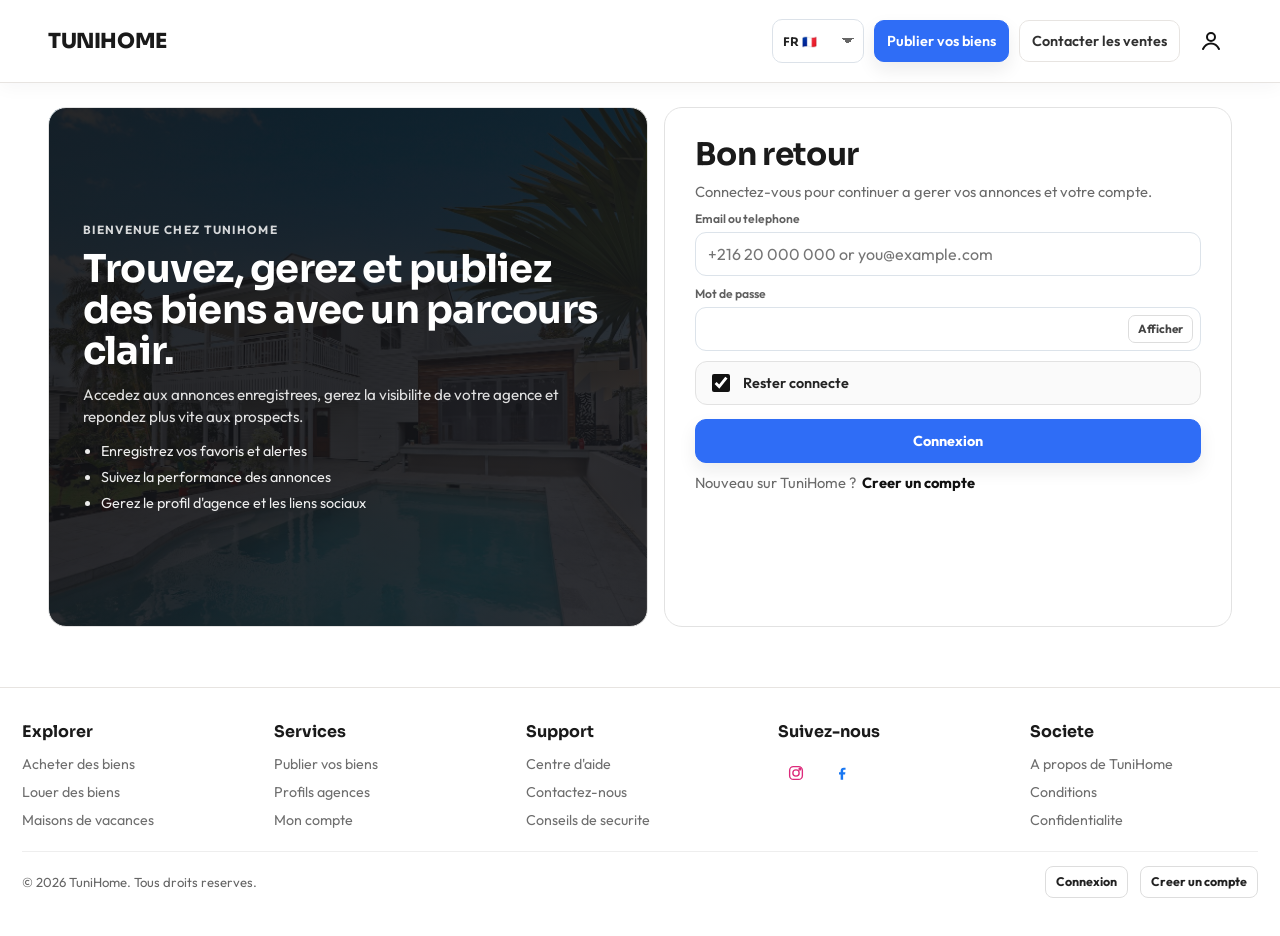
<file: admin.html>
<!doctype html>
<html lang="fr">
  <head>
    <meta charset="UTF-8" />
    <meta name="viewport" content="width=device-width, initial-scale=1.0" />
    <meta name="description" content="Admin operations for moderation, verification, and platform controls." />
    <meta name="robots" content="noindex,nofollow" />
    <link rel="canonical" href="https://tunihome.tn/admin.html" />
    <meta property="og:site_name" content="TuniHome" />
    <meta property="og:type" content="website" />
    <meta property="og:title" content="Admin Analytics | TuniHome" />
    <meta property="og:description" content="Admin operations for moderation, verification, and platform controls." />
    <meta property="og:image" content="https://tunihome.tn/assets/hero-home.jpg" />
    <meta property="og:url" content="https://tunihome.tn/admin.html" />
    <meta name="twitter:card" content="summary_large_image" />
    <meta name="twitter:title" content="Admin Analytics | TuniHome" />
    <meta name="twitter:description" content="Admin operations for moderation, verification, and platform controls." />
    <meta name="twitter:image" content="https://tunihome.tn/assets/hero-home.jpg" />
    <meta name="theme-color" content="#f4f6fa" />
    <title>Admin Analytics | TuniHome</title>
    <link rel="stylesheet" href="styles.css" />
    <link rel="stylesheet" href="animations.css" />
    <link rel="manifest" href="site.webmanifest" />
  </head>
  <body class="page" data-page="admin">
    <div class="mobile-shell page-admin">
      <header class="topbar home-header">
        <div class="home-nav-shell">
          <a class="brand home-brand" href="index.html" aria-label="Go to home">
            <h1>TUNIHOME</h1>
          </a>

          <div class="nav-actions home-nav-actions">
            <select class="lang-select" data-language-select aria-label="Language">
              <option value="en">English</option>
              <option value="fr">Français</option>
              <option value="ar">العربية</option>
            </select>
            <a class="btn mini" href="list-property.html">List your properties</a>
            <a class="icon-btn nav-account" href="login.html" aria-label="My account">
              <svg class="icon-user-svg" viewBox="0 0 24 24" aria-hidden="true"><circle cx="12" cy="8" r="4"></circle><path d="M4 20c1.8-3.8 5.1-5.6 8-5.6s6.2 1.8 8 5.6"></path></svg>
            </a>
          </div>
        </div>
      </header>

      <main class="admin-main">
        <section class="dashboard-hero reveal" data-delay="1">
          <h2 id="admin-hero-title">Admin operations</h2>
          <p id="admin-hero-subtitle">Moderate listings, review account verification, and manage sponsored ad content.</p>
        </section>

        <section class="section reveal" data-delay="2">
          <div id="admin-tabs" class="admin-tabs" role="tablist" aria-label="Admin sections">
            <button id="admin-tab-overview" class="admin-tab active" type="button" role="tab" aria-selected="true" aria-controls="admin-panel-overview" tabindex="0" data-admin-tab="overview">Overview</button>
            <button id="admin-tab-ads" class="admin-tab" type="button" role="tab" aria-selected="false" aria-controls="admin-panel-ads" tabindex="-1" data-admin-tab="ads">Ads</button>
            <button id="admin-tab-verify" class="admin-tab" type="button" role="tab" aria-selected="false" aria-controls="admin-panel-verification" tabindex="-1" data-admin-tab="verification">Verification</button>
            <button id="admin-tab-profiles" class="admin-tab" type="button" role="tab" aria-selected="false" aria-controls="admin-panel-profiles" tabindex="-1" data-admin-tab="profiles">Profiles</button>
            <button id="admin-tab-listings" class="admin-tab" type="button" role="tab" aria-selected="false" aria-controls="admin-panel-listings" tabindex="-1" data-admin-tab="listings">Listings</button>
            <button id="admin-tab-admins" class="admin-tab" type="button" role="tab" aria-selected="false" aria-controls="admin-panel-admins" tabindex="-1" data-admin-tab="admins">Admin users</button>
          </div>
        </section>

        <div id="admin-panel-overview" class="admin-panel" role="tabpanel" aria-labelledby="admin-tab-overview" aria-hidden="false" data-admin-panel="overview">
          <section class="section reveal" data-delay="2">
            <div class="section-head">
              <h3 id="admin-overview-kpi-title" class="section-title">Core KPIs</h3>
              <span id="admin-overview-kpi-subtitle" class="subtle">Live admin state</span>
            </div>
            <div id="admin-kpis" class="kpis"></div>
          </section>

          <section class="section reveal" data-delay="2">
            <div id="admin-premium-spotlight" class="form-card"></div>
          </section>

          <section class="section reveal" data-delay="2">
            <div class="section-head">
              <h3 id="admin-overview-traffic-title" class="section-title">Traffic by category</h3>
            </div>
            <div class="form-card" id="admin-chart"></div>
          </section>
        </div>

        <div id="admin-panel-ads" class="admin-panel hidden" role="tabpanel" aria-labelledby="admin-tab-ads" aria-hidden="true" data-admin-panel="ads">
          <section class="section reveal" data-delay="3">
            <div class="section-head">
              <h3 id="admin-ads-title" class="section-title">Sponsored ad sections</h3>
            </div>
            <form id="admin-ads-form" class="form-card admin-ads-form" novalidate>
              <div id="admin-ads-grid" class="admin-ads-grid"></div>
              <div class="button-row">
                <button id="admin-ads-save" class="btn" type="submit">Save ad sections</button>
              </div>
            </form>
          </section>
        </div>

        <div id="admin-panel-verification" class="admin-panel hidden" role="tabpanel" aria-labelledby="admin-tab-verify" aria-hidden="true" data-admin-panel="verification">
          <section class="section reveal" data-delay="3">
            <div class="section-head">
              <h3 id="admin-verify-title" class="section-title">Profile verification queue</h3>
              <span id="admin-verify-subtitle" class="subtle">Agency / promoter requests</span>
            </div>
            <div id="admin-profile-queue" class="admin-table-wrap"></div>
          </section>
        </div>

        <div id="admin-panel-profiles" class="admin-panel hidden" role="tabpanel" aria-labelledby="admin-tab-profiles" aria-hidden="true" data-admin-panel="profiles">
          <section class="section reveal" data-delay="3">
            <div class="section-head">
              <h3 id="admin-profiles-title" class="section-title">Profile management</h3>
              <span id="admin-profiles-subtitle" class="subtle">Add, edit, or delete agency/promoter profiles</span>
            </div>
            <div class="admin-grid-2">
              <form id="admin-profile-form" class="form-card admin-profile-form" novalidate>
                <h4 id="admin-profile-form-title">Create / update profile</h4>
                <div class="form-grid two-col">
                  <div class="field">
                    <label for="admin-profile-email">Account email</label>
                    <input id="admin-profile-email" class="input" type="email" required />
                  </div>
                  <div class="field">
                    <label for="admin-profile-type">Tag</label>
                    <select id="admin-profile-type" class="input">
                      <option value="agency">Agency</option>
                      <option value="promoter">Promoter</option>
                    </select>
                  </div>
                  <div class="field">
                    <label for="admin-profile-name">Display name</label>
                    <input id="admin-profile-name" class="input" type="text" required />
                  </div>
                  <div class="field">
                    <label for="admin-profile-phone">Phone</label>
                    <input id="admin-profile-phone" class="input" type="tel" />
                  </div>
                  <div class="field">
                    <label for="admin-profile-whatsapp">WhatsApp</label>
                    <input id="admin-profile-whatsapp" class="input" type="tel" />
                  </div>
                  <div class="field">
                    <label for="admin-profile-avatar">Avatar URL</label>
                    <input id="admin-profile-avatar" class="input" type="url" placeholder="https://..." />
                  </div>
                  <div class="field">
                    <label for="admin-profile-cover">Cover URL</label>
                    <input id="admin-profile-cover" class="input" type="url" placeholder="https://..." />
                  </div>
                  <div class="field">
                    <label for="admin-profile-website">Website</label>
                    <input id="admin-profile-website" class="input" type="url" placeholder="https://..." />
                  </div>
                  <div class="field">
                    <label for="admin-profile-instagram">Instagram</label>
                    <input id="admin-profile-instagram" class="input" type="url" placeholder="https://..." />
                  </div>
                  <div class="field">
                    <label for="admin-profile-facebook">Facebook</label>
                    <input id="admin-profile-facebook" class="input" type="url" placeholder="https://..." />
                  </div>
                </div>
                <div class="field">
                  <label for="admin-profile-bio">Bio</label>
                  <textarea id="admin-profile-bio" class="textarea"></textarea>
                </div>
                <div class="button-row">
                  <button class="btn" type="submit">Save profile</button>
                </div>
              </form>
              <div id="admin-profiles-list" class="form-card admin-profiles-list"></div>
            </div>
          </section>
        </div>

        <div id="admin-panel-listings" class="admin-panel hidden" role="tabpanel" aria-labelledby="admin-tab-listings" aria-hidden="true" data-admin-panel="listings">
          <section class="section reveal" data-delay="3">
            <div class="section-head">
              <h3 id="admin-listings-title" class="section-title">Listing moderation</h3>
              <span id="admin-listings-subtitle" class="subtle">Manual verification and removal</span>
            </div>
            <div id="admin-listings" class="admin-table-wrap"></div>
          </section>
        </div>

        <div id="admin-panel-admins" class="admin-panel hidden" role="tabpanel" aria-labelledby="admin-tab-admins" aria-hidden="true" data-admin-panel="admins">
          <section class="section reveal" data-delay="3">
            <div class="section-head">
              <h3 id="admin-users-title" class="section-title">Admin users</h3>
              <span id="admin-users-subtitle" class="subtle">Create or manage admin access profiles</span>
            </div>
            <div class="admin-grid-2">
              <form id="admin-user-form" class="form-card admin-profile-form" novalidate>
                <h4 id="admin-user-form-title">Create / update admin</h4>
                <div class="form-grid two-col">
                  <div class="field">
                    <label for="admin-user-name">Full name</label>
                    <input id="admin-user-name" class="input" type="text" required />
                  </div>
                  <div class="field">
                    <label for="admin-user-email">Email</label>
                    <input id="admin-user-email" class="input" type="email" required />
                  </div>
                  <div class="field">
                    <label for="admin-user-password">Password</label>
                    <input id="admin-user-password" class="input" type="text" minlength="6" required />
                  </div>
                  <div class="field">
                    <label for="admin-user-role">Role</label>
                    <select id="admin-user-role" class="input">
                      <option value="admin">Admin</option>
                      <option value="super-admin">Super admin</option>
                      <option value="moderator">Moderator</option>
                    </select>
                  </div>
                </div>
                <div class="button-row">
                  <button id="admin-user-save" class="btn" type="submit">Save admin user</button>
                </div>
              </form>
              <div id="admin-users-list" class="form-card admin-profiles-list"></div>
            </div>
          </section>
        </div>
      </main>

      <footer class="site-footer"></footer>
    </div>

    <script src="data.js"></script>
    <script src="app.js" defer></script>
  </body>
</html>
</file>
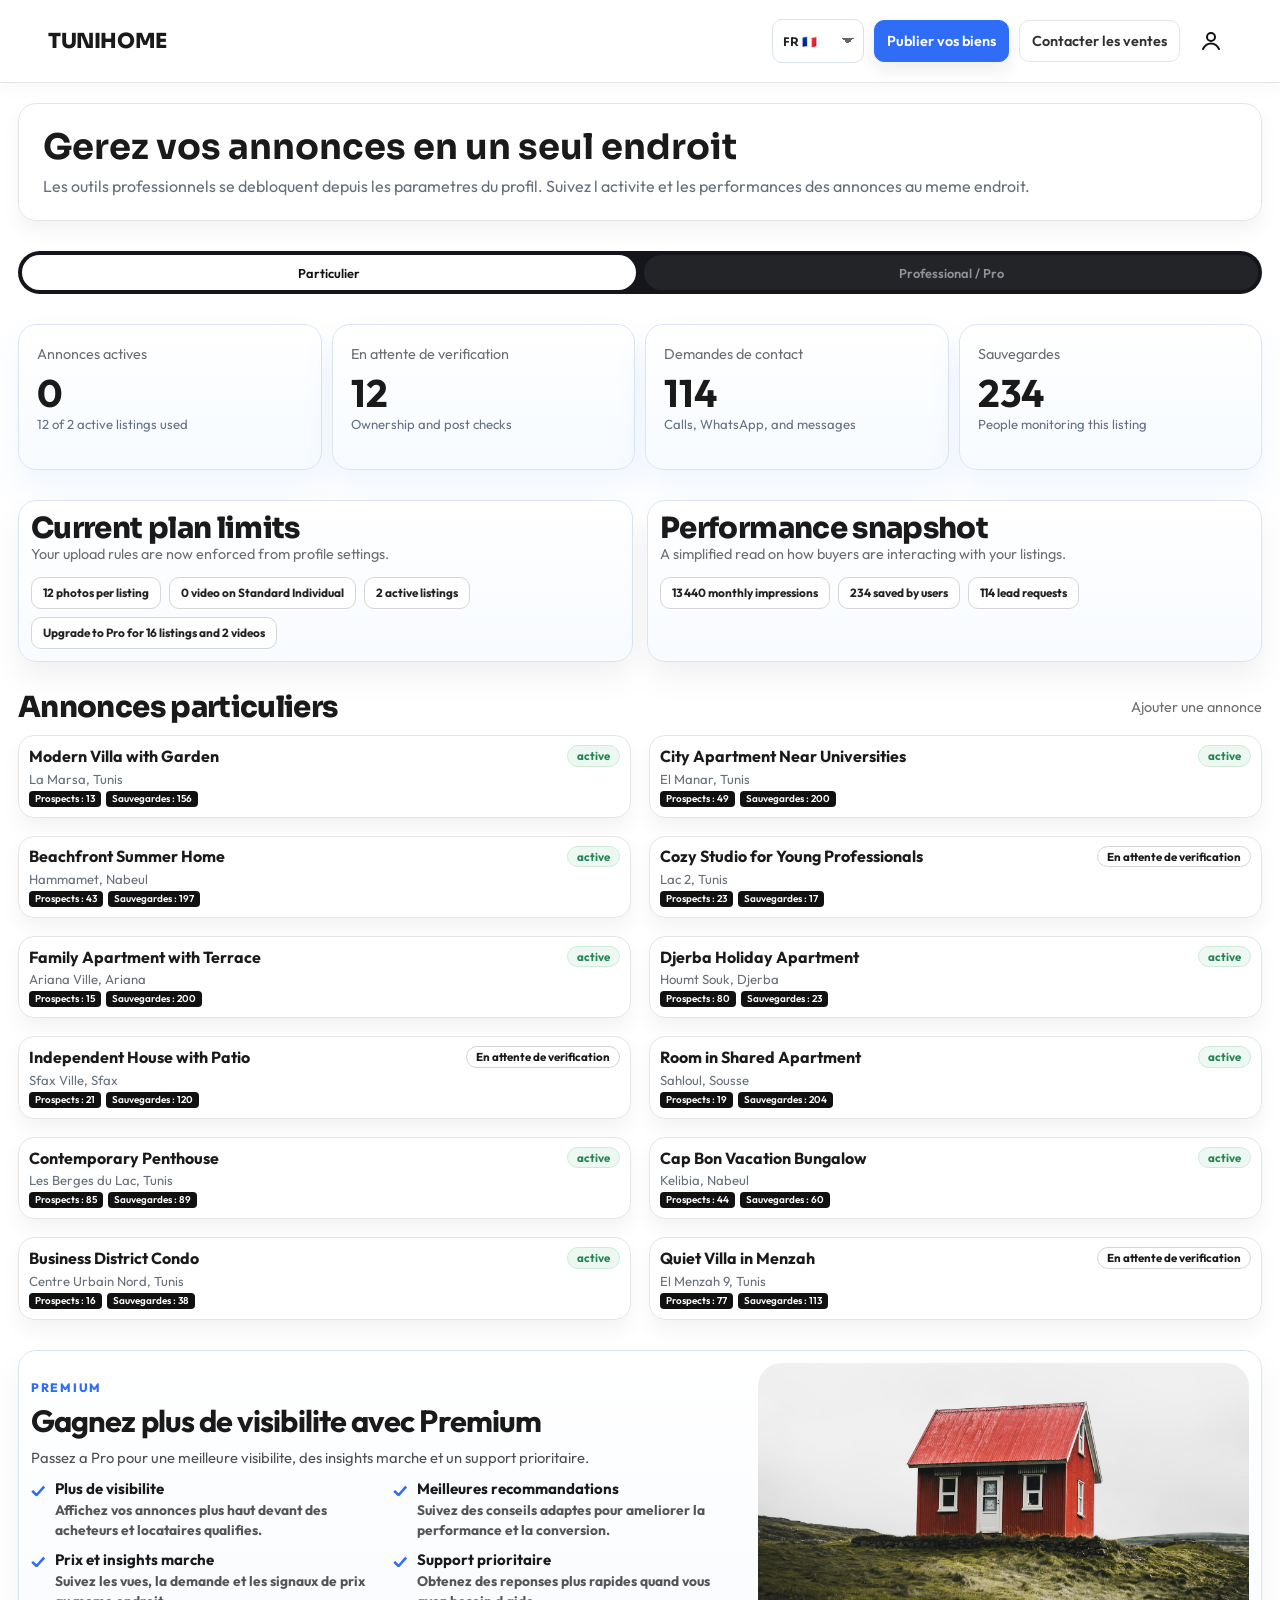
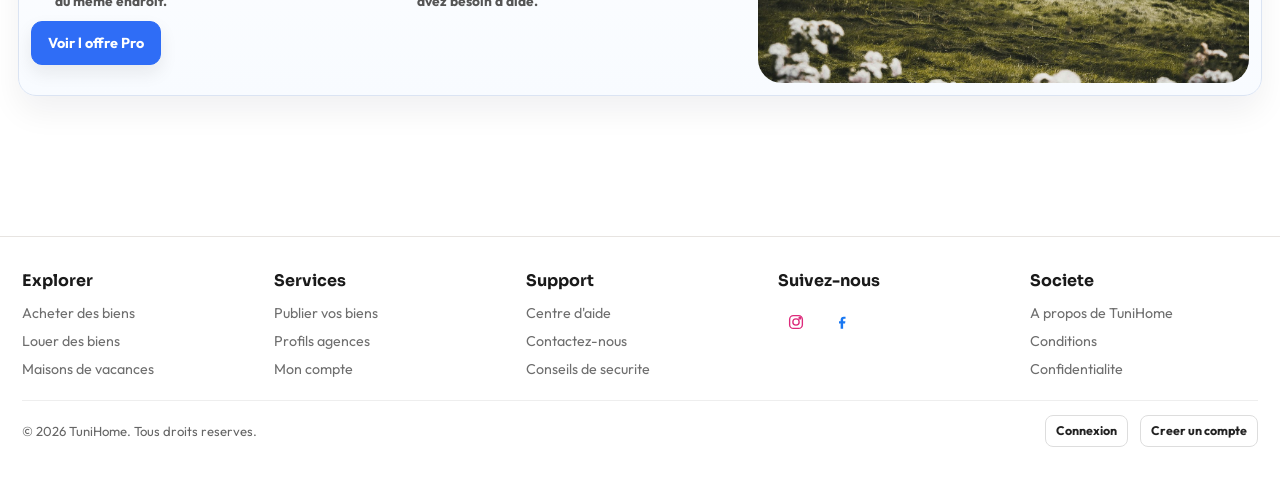
<file: dashboard.html>
<!doctype html>
<html lang="fr">
  <head>
    <meta charset="UTF-8" />
    <meta name="viewport" content="width=device-width, initial-scale=1.0" />
    <meta name="description" content="Manage your listings, activity, and publishing performance in one place." />
    <meta name="robots" content="noindex,nofollow" />
    <link rel="canonical" href="https://tunihome.tn/dashboard.html" />
    <meta property="og:site_name" content="TuniHome" />
    <meta property="og:type" content="website" />
    <meta property="og:title" content="My Listings | TuniHome" />
    <meta property="og:description" content="Manage your listings, activity, and publishing performance in one place." />
    <meta property="og:image" content="https://tunihome.tn/assets/hero-home.jpg" />
    <meta property="og:url" content="https://tunihome.tn/dashboard.html" />
    <meta name="twitter:card" content="summary_large_image" />
    <meta name="twitter:title" content="My Listings | TuniHome" />
    <meta name="twitter:description" content="Manage your listings, activity, and publishing performance in one place." />
    <meta name="twitter:image" content="https://tunihome.tn/assets/hero-home.jpg" />
    <meta name="theme-color" content="#f4f6fa" />
    <title>My Listings | TuniHome</title>
    <link rel="stylesheet" href="styles.css" />
    <link rel="stylesheet" href="animations.css" />
    <link rel="manifest" href="site.webmanifest" />
  </head>
  <body class="page" data-page="dashboard">
    <div class="mobile-shell page-dashboard">
      <header class="topbar home-header">
        <div class="home-nav-shell">
          <a class="brand home-brand" href="index.html" aria-label="Go to home">
            <h1>TUNIHOME</h1>
          </a>

          <div class="nav-actions home-nav-actions">
            <select class="lang-select" data-language-select aria-label="Language">
              <option value="en">English</option>
              <option value="fr">Français</option>
              <option value="ar">العربية</option>
            </select>
            <a class="btn mini" href="list-property.html">List your properties</a>
            <a class="icon-btn nav-account" href="login.html" aria-label="My account">
              <svg class="icon-user-svg" viewBox="0 0 24 24" aria-hidden="true"><circle cx="12" cy="8" r="4"></circle><path d="M4 20c1.8-3.8 5.1-5.6 8-5.6s6.2 1.8 8 5.6"></path></svg>
            </a>
          </div>
        </div>
      </header>

      <main>
        <section class="dashboard-hero reveal" data-delay="1">
          <h2>Manage your listings in one place</h2>
          <p>Professional tools unlock from profile settings. Track listing activity and performance in one place.</p>
        </section>

        <section class="section reveal" data-delay="2">
          <div class="tabs segmented two-col" role="tablist" aria-label="Dashboard mode">
            <button class="tab active" data-dashboard-mode="individual">Individual</button>
            <button class="tab" data-dashboard-mode="professional">Professional (Pro)</button>
          </div>
        </section>

        <section class="section reveal" data-delay="2" id="dashboard-kpi-wrap">
          <div class="kpis" id="dashboard-kpis"></div>
        </section>

        <section class="section reveal" data-delay="2">
          <div id="dashboard-insights" class="dashboard-insights-grid"></div>
        </section>

        <section class="section reveal" data-delay="2">
          <div class="section-head">
            <h3 class="section-title" id="dashboard-list-title">Your listings</h3>
            <a class="subtle" href="list-property.html">Add listing</a>
          </div>
          <div id="dashboard-listings" class="listings grid-wide"></div>
        </section>

        <section class="section reveal" data-delay="3" id="dashboard-prof-panel">
          <div class="form-card dashboard-pro-shell">
            <h3 class="section-title">Professional tools</h3>
            <div class="notice">Boost top listings for premium placement and agency visibility.</div>
            <div class="button-row" style="margin-top: 10px">
              <button class="btn" type="button">Boost listing</button>
              <button class="btn light" type="button">Open profile</button>
              <a class="btn ghost" href="admin.html">Open tracking dashboard</a>
            </div>
          </div>
        </section>
      </main>

      <nav class="footer-nav" aria-label="Primary navigation">
        <a class="nav-item" href="index.html">⌂<span>Home</span></a>
        <a class="nav-item" href="search.html">⌕<span>Search</span></a>
        <a class="nav-item" href="list-property.html">＋<span>List</span></a>
        <a class="nav-item active" href="dashboard.html">▦<span>My Listings</span></a>
      </nav>

      <footer class="site-footer"></footer>
    </div>

    <script src="data.js"></script>
    <script src="app.js" defer></script>
  </body>
</html>
</file>
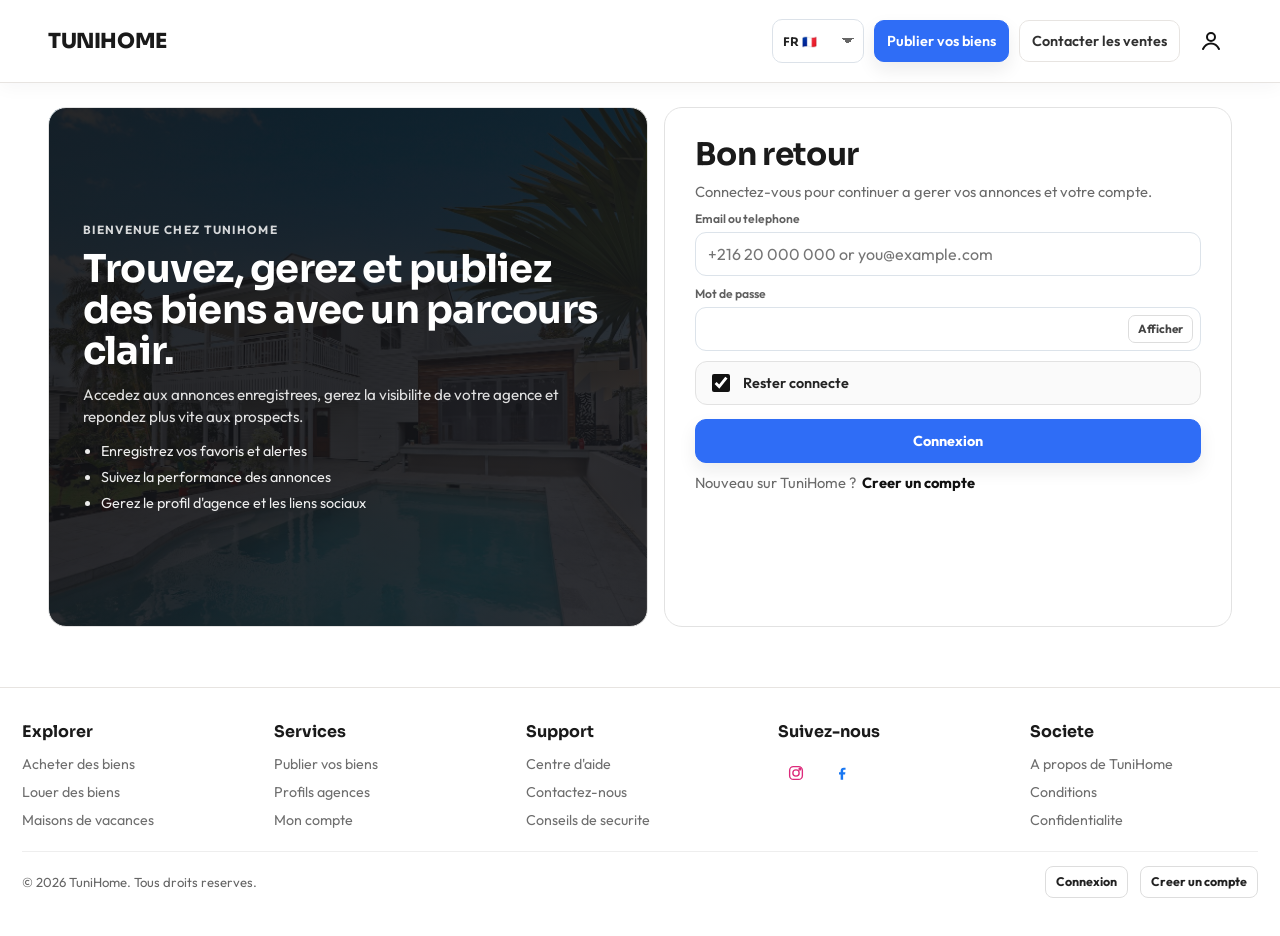
<file: favorites.html>
<!doctype html>
<html lang="fr">
  <head>
    <meta charset="UTF-8" />
    <meta name="viewport" content="width=device-width, initial-scale=1.0" />
    <meta name="description" content="Review and manage your favorite listings and agencies." />
    <meta name="robots" content="noindex,nofollow" />
    <link rel="canonical" href="https://tunihome.tn/favorites.html" />
    <meta property="og:site_name" content="TuniHome" />
    <meta property="og:type" content="website" />
    <meta property="og:title" content="Favorites | TuniHome" />
    <meta property="og:description" content="Review and manage your favorite listings and agencies." />
    <meta property="og:image" content="https://tunihome.tn/assets/hero-home.jpg" />
    <meta property="og:url" content="https://tunihome.tn/favorites.html" />
    <meta name="twitter:card" content="summary_large_image" />
    <meta name="twitter:title" content="Favorites | TuniHome" />
    <meta name="twitter:description" content="Review and manage your favorite listings and agencies." />
    <meta name="twitter:image" content="https://tunihome.tn/assets/hero-home.jpg" />
    <meta name="theme-color" content="#f4f6fa" />
    <title>Favorites | TuniHome</title>
    <link rel="stylesheet" href="styles.css" />
    <link rel="stylesheet" href="animations.css" />
    <link rel="manifest" href="site.webmanifest" />
  </head>
  <body class="page" data-page="favorites">
    <div class="mobile-shell page-favorites">
      <header class="topbar home-header">
        <div class="home-nav-shell">
          <a class="brand home-brand" href="index.html" aria-label="Go to home">
            <h1>TUNIHOME</h1>
          </a>

          <div class="nav-actions home-nav-actions">
            <select class="lang-select" data-language-select aria-label="Language">
              <option value="en">English</option>
              <option value="fr">Français</option>
              <option value="ar">العربية</option>
            </select>
            <a class="btn mini" href="list-property.html">List your properties</a>
            <a class="icon-btn nav-account" href="login.html" aria-label="My account">
              <svg class="icon-user-svg" viewBox="0 0 24 24" aria-hidden="true"><circle cx="12" cy="8" r="4"></circle><path d="M4 20c1.8-3.8 5.1-5.6 8-5.6s6.2 1.8 8 5.6"></path></svg>
            </a>
          </div>
        </div>
      </header>

      <main class="favorites-main">
        <section class="dashboard-hero reveal" data-delay="1">
          <h2 id="favorites-hero-title">Your saved spaces</h2>
          <p id="favorites-hero-subtitle">Review saved listings and agencies in one place.</p>
        </section>

        <section class="section reveal" data-delay="2">
          <div class="favorites-tabs" role="tablist" aria-label="Favorites sections">
            <button id="favorites-tab-listings" class="tab active" type="button">Favorite listings</button>
            <button id="favorites-tab-agencies" class="tab" type="button">Favorite agencies</button>
          </div>

          <section id="favorites-listings-section" class="favorites-section">
            <div class="section-head">
              <h3 id="favorites-listings-title" class="section-title">Favorite listings</h3>
              <span class="subtle" id="favorites-listings-count"></span>
            </div>
            <div id="favorites-listings-grid" class="listings listing-grid-home"></div>
          </section>

          <section id="favorites-agencies-section" class="favorites-section hidden">
            <div class="section-head">
              <h3 id="favorites-agencies-title" class="section-title">Favorite agencies</h3>
              <span class="subtle" id="favorites-agencies-count"></span>
            </div>
            <div id="favorites-agencies-grid" class="agency-row favorites-agency-row"></div>
          </section>

          <div class="section-head favorites-footer-actions">
            <a id="favorites-back-dashboard" class="btn light mini" href="dashboard.html">Back to dashboard</a>
          </div>
        </section>
      </main>

      <nav class="footer-nav" aria-label="Primary navigation">
        <a class="nav-item" href="index.html">⌂<span>Home</span></a>
        <a class="nav-item" href="search.html">⌕<span>Search</span></a>
        <a class="nav-item" href="list-property.html">＋<span>List</span></a>
        <a class="nav-item active" href="dashboard.html">▦<span>My Listings</span></a>
      </nav>

      <footer class="site-footer"></footer>
    </div>

    <script src="data.js"></script>
    <script src="app.js" defer></script>
  </body>
</html>
</file>
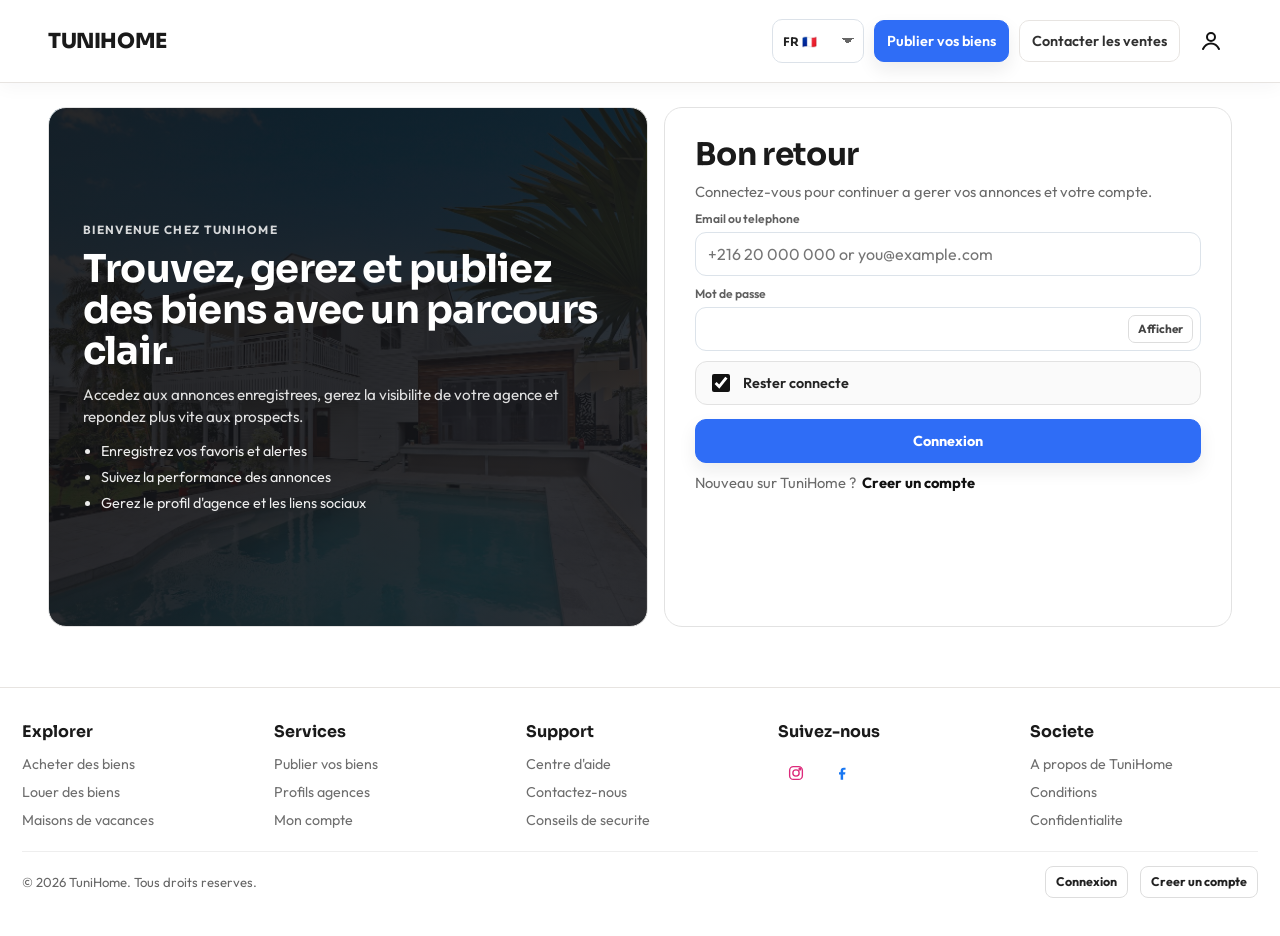
<file: list-property.html>
<!doctype html>
<html lang="fr">
  <head>
    <meta charset="UTF-8" />
    <meta name="viewport" content="width=device-width, initial-scale=1.0" />
    <meta name="description" content="Publish your property listing in minutes with clear steps for details, media, contact, and location." />
    <meta name="robots" content="index,follow" />
    <link rel="canonical" href="https://tunihome.tn/list-property.html" />
    <meta property="og:site_name" content="TuniHome" />
    <meta property="og:type" content="website" />
    <meta property="og:title" content="Create Listing | TuniHome" />
    <meta property="og:description" content="Publish your property listing in minutes with clear steps for details, media, contact, and location." />
    <meta property="og:image" content="https://tunihome.tn/assets/hero-home.jpg" />
    <meta property="og:url" content="https://tunihome.tn/list-property.html" />
    <meta name="twitter:card" content="summary_large_image" />
    <meta name="twitter:title" content="Create Listing | TuniHome" />
    <meta name="twitter:description" content="Publish your property listing in minutes with clear steps for details, media, contact, and location." />
    <meta name="twitter:image" content="https://tunihome.tn/assets/hero-home.jpg" />
    <meta name="theme-color" content="#f4f6fa" />
    <title>Create Listing | TuniHome</title>
    <link rel="stylesheet" href="styles.css" />
    <link rel="stylesheet" href="animations.css" />
    <link rel="manifest" href="site.webmanifest" />
  </head>
  <body class="page" data-page="list-property">
    <div class="mobile-shell page-list">
      <header class="topbar home-header">
        <div class="home-nav-shell">
          <a class="brand home-brand" href="index.html" aria-label="Go to home">
            <h1>TUNIHOME</h1>
          </a>

          <div class="nav-actions home-nav-actions">
            <select class="lang-select" data-language-select aria-label="Language">
              <option value="en">English</option>
              <option value="fr">Français</option>
              <option value="ar">العربية</option>
            </select>
            <a class="btn mini" href="list-property.html">List your properties</a>
            <a class="icon-btn nav-account" href="login.html" aria-label="My account">
              <svg class="icon-user-svg" viewBox="0 0 24 24" aria-hidden="true"><circle cx="12" cy="8" r="4"></circle><path d="M4 20c1.8-3.8 5.1-5.6 8-5.6s6.2 1.8 8 5.6"></path></svg>
            </a>
          </div>
        </div>
      </header>

      <main>
        <section class="form-layout reveal" data-delay="1">
          <aside class="form-story">
            <h2>Publish your listing in minutes</h2>
            <p>Simple flow to publish clean listings quickly. Your profile settings control account tags automatically.</p>
            <img
              src="assets/listing-8.jpg"
              alt="Modern home"
              loading="lazy"
            />
          </aside>

          <section class="form-main">
            <article class="form-card listing-head-card">
              <div class="listing-head-copy">
                <h3 id="listing-form-title" class="section-title">Listing setup</h3>
                <p id="listing-account-summary" class="subtle">Connected as --</p>
                <p id="listing-verification-note" class="listing-head-warning subtle">Agency/promoter verification pending: this listing will publish as Individual until approved.</p>
              </div>
              <div class="listing-plan-wrap" id="listing-plan-wrap">
                <label class="subtle" id="listing-plan-label">Profile publishing settings</label>
                <div class="listing-plan-pills">
                  <span id="listing-plan-photo-limit" class="badge">Photo limit: 12</span>
                  <span id="listing-plan-video-limit" class="badge">Video limit: 0</span>
                  <span id="listing-plan-listing-limit" class="badge">Listing limit: 2</span>
                </div>
                <p id="listing-plan-note" class="subtle">Account tags are managed in profile settings and applied automatically to your listing.</p>
                <a id="listing-plan-manage" class="link-btn" href="settings.html">Manage in profile</a>
              </div>
            </article>

            <article class="form-card listing-steps-card">
              <div class="listing-steps-track" id="listing-steps-track" role="tablist" aria-label="Listing creation steps">
                <button class="listing-step-tab active" type="button" data-step-target="1">1. Basics</button>
                <button class="listing-step-tab" type="button" data-step-target="2">2. Details</button>
                <button class="listing-step-tab" type="button" data-step-target="3">3. Media & contact</button>
                <button class="listing-step-tab" type="button" data-step-target="4">4. Location</button>
              </div>
            </article>

            <form id="listing-flow-form" novalidate>
              <article class="form-card listing-section listing-step-panel" data-listing-step="1">
                <div class="listing-section-head">
                  <h3 id="listing-section-details-title" class="section-title">Step 1: Basics</h3>
                  <p id="listing-section-details-subtitle" class="subtle">Choose listing category, condition, and set a clear price.</p>
                </div>

                <div class="form-grid two-col">
                  <div class="field">
                    <label for="listing-title">Listing title</label>
                    <input id="listing-title" class="input" type="text" required placeholder="Example: Modern sea-view apartment" />
                  </div>
                  <div class="field">
                    <label for="listing-category">Category</label>
                    <select id="listing-category" class="select" required>
                      <option value="sale">Vente</option>
                      <option value="long">Rent</option>
                      <option value="short">Vacance</option>
                      <option value="business">Fond de commerce</option>
                    </select>
                  </div>
                  <div class="field">
                    <label for="listing-state">Property state</label>
                    <select id="listing-state" class="select" required>
                      <option value="new">New</option>
                      <option value="good">Good condition</option>
                      <option value="under-construction">Under construction</option>
                    </select>
                  </div>
                  <div id="listing-ready-wrap" class="field hidden">
                    <label for="listing-ready-date">Ready by</label>
                    <input id="listing-ready-date" class="input" type="text" placeholder="Month / year" />
                  </div>
                  <div class="field">
                    <label for="listing-price">Price (TND)</label>
                    <input id="listing-price" class="input" type="number" min="1" required />
                  </div>
                </div>

                <div class="field">
                  <label for="listing-description">Description</label>
                  <textarea id="listing-description" class="textarea" required placeholder="Describe your property"></textarea>
                </div>
                <p id="listing-price-note" class="subtle">Price must be accurate. Wrong pricing may lead to listing removal.</p>

                <div class="button-row listing-actions">
                  <button class="btn" type="button" data-listing-next-step>Next step</button>
                </div>
              </article>

              <article class="form-card listing-section listing-step-panel hidden" data-listing-step="2">
                <div class="listing-section-head">
                  <h3 class="section-title">Step 2: Property details</h3>
                  <p class="subtle">Add type, surface, rooms, baths, and amenities.</p>
                </div>

                <div class="form-grid two-col">
                  <div class="field">
                    <label for="listing-type">Property type</label>
                    <select id="listing-type" class="select" required>
                      <option value="apartment">Apartment</option>
                      <option value="villa">Villa</option>
                      <option value="house">House</option>
                      <option value="land">Lot / Terrain</option>
                      <option value="shop">Commercial space</option>
                      <option value="office">Office</option>
                      <option value="room">Room</option>
                      <option value="condo">Condo</option>
                      <option value="studio">Studio</option>
                    </select>
                  </div>
                  <div class="field">
                    <label for="listing-surface">Surface (sqm)</label>
                    <input id="listing-surface" class="input" type="number" min="10" step="5" value="120" required />
                  </div>
                  <div class="field">
                    <label for="listing-rooms">Rooms</label>
                    <input id="listing-rooms" class="input" type="number" min="1" step="1" value="3" required />
                  </div>
                  <div class="field">
                    <label for="listing-baths">Baths</label>
                    <input id="listing-baths" class="input" type="number" min="1" step="1" value="2" required />
                  </div>
                </div>

                <div class="field">
                  <label id="listing-amenities-label">Amenities checklist</label>
                  <div id="listing-amenities-grid" class="amenities-checklist"></div>
                </div>

                <div class="button-row listing-actions">
                  <button class="btn light" type="button" data-listing-prev-step>Back</button>
                  <button class="btn" type="button" data-listing-next-step>Next step</button>
                </div>
              </article>

              <article class="form-card listing-section listing-step-panel hidden" data-listing-step="3">
                <div class="listing-section-head">
                  <h3 id="listing-section-media-title" class="section-title">Step 3: Media & contact</h3>
                  <p id="listing-section-media-subtitle" class="subtle">Upload photos/video and add contact details.</p>
                </div>

                <div class="upload-grid">
                  <div class="field">
                    <label id="listing-images-label" for="listing-images">Image gallery</label>
                    <input id="listing-images" class="visually-hidden" type="file" multiple accept="image/*" />
                    <div id="upload-slots" class="upload-slots" aria-live="polite"></div>
                    <div class="button-row upload-actions">
                      <button id="listing-add-photos" class="btn light" type="button">Add photos</button>
                    </div>
                    <p id="listing-images-help" class="subtle">Tap a slot to attach photos.</p>
                  </div>
                  <div id="listing-video-field" class="field">
                    <label for="listing-video">Upload video (optional)</label>
                    <input id="listing-video" class="input" type="file" accept="video/*" />
                    <p id="listing-video-help" class="subtle">Add a short walkthrough video.</p>
                  </div>
                  <div id="listing-video-2-field" class="field">
                    <label for="listing-video-2">Upload second video (optional)</label>
                    <input id="listing-video-2" class="input" type="file" accept="video/*" />
                    <p id="listing-video-2-help" class="subtle">Add a second angle or neighborhood walk.</p>
                  </div>
                  <div id="listing-video-url-field" class="field">
                    <label for="listing-video-url">Video URL (optional)</label>
                    <input id="listing-video-url" class="input" type="url" placeholder="https://youtube..." />
                  </div>
                  <div id="listing-video-url-2-field" class="field">
                    <label for="listing-video-url-2">Second video URL (optional)</label>
                    <input id="listing-video-url-2" class="input" type="url" placeholder="https://youtube..." />
                  </div>
                </div>

                <div id="video-preview" class="video-preview hidden"></div>

                <div class="form-grid two-col">
                  <div class="field">
                    <label for="listing-contact-phone">Contact number</label>
                    <input id="listing-contact-phone" class="input" type="tel" placeholder="+216 20 000 000" required />
                  </div>
                  <div class="field">
                    <label for="listing-contact-whatsapp">WhatsApp</label>
                    <input id="listing-contact-whatsapp" class="input" type="tel" placeholder="+216 20 000 000" />
                  </div>
                </div>
                <div class="field">
                  <label for="listing-contact-message">Contact note (optional)</label>
                  <textarea id="listing-contact-message" class="textarea" placeholder="Best time to call, key info for buyers/renters"></textarea>
                </div>

                <div class="button-row listing-actions">
                  <button class="btn light" type="button" data-listing-prev-step>Back</button>
                  <button class="btn" type="button" data-listing-next-step>Next step</button>
                </div>
              </article>

              <article class="form-card listing-section listing-step-panel hidden" data-listing-step="4">
                <div class="listing-section-head">
                  <h3 id="listing-section-content-title" class="section-title">Step 4: Localisation</h3>
                  <p id="listing-section-content-subtitle" class="subtle">Add city and exact area for better discovery.</p>
                </div>

                <div class="form-grid two-col">
                  <div class="field">
                    <label for="listing-city">City</label>
                    <select id="listing-city" class="select" required>
                      <option value="">Any city</option>
                      <option value="Tunis">Tunis</option>
                      <option value="La Marsa">La Marsa</option>
                      <option value="Ariana">Ariana</option>
                      <option value="Sousse">Sousse</option>
                      <option value="Hammamet">Hammamet</option>
                      <option value="Nabeul">Nabeul</option>
                      <option value="Djerba">Djerba</option>
                      <option value="Sfax">Sfax</option>
                    </select>
                  </div>
                  <div class="field">
                    <label for="listing-address">Address</label>
                    <input id="listing-address" class="input" type="text" required placeholder="Area, City" />
                  </div>
                </div>

                <div class="field" id="short-term-dates-wrap">
                  <label for="listing-dates">Availability dates (short-term)</label>
                  <input id="listing-dates" class="input" type="text" placeholder="June-August 2026" />
                </div>

                <div class="field">
                  <label id="listing-map-label" for="listing-map-picker">Pin exact map location</label>
                  <div id="listing-map-picker" class="listing-map-picker" role="application" aria-label="Click map to set listing location">
                    <img src="assets/map-tunis.png" alt="Tunisia map" loading="lazy" />
                    <button id="listing-map-pin" class="listing-map-pin hidden" type="button" aria-label="Selected listing location"></button>
                  </div>
                  <p id="listing-map-help" class="subtle">Select your city, then click on the map to fine-tune the exact location.</p>
                  <input id="listing-lat" type="hidden" />
                  <input id="listing-lng" type="hidden" />
                </div>

                <div class="field">
                  <label for="listing-verification-doc">Ownership proof screenshot / paper (admin only)</label>
                  <input id="listing-verification-doc" class="input" type="file" accept=".jpg,.jpeg,.png,.pdf" />
                  <p id="listing-verification-help" class="subtle">Optional but recommended: upload one clear document screenshot so TuniHome admins can verify your listing faster.</p>
                </div>

                <div class="button-row listing-actions">
                  <a id="listing-cancel-link" class="btn light" href="dashboard.html">Cancel</a>
                  <button class="btn light" type="button" data-listing-prev-step>Back</button>
                  <button id="listing-submit-btn" class="btn" type="submit">Publish listing</button>
                </div>
              </article>
            </form>

            <p id="listing-success" class="notice hidden" style="margin-top: 12px"></p>
          </section>
        </section>
      </main>

      <nav class="footer-nav" aria-label="Primary navigation">
        <a class="nav-item" href="index.html">⌂<span>Home</span></a>
        <a class="nav-item" href="search.html">⌕<span>Search</span></a>
        <a class="nav-item active" href="list-property.html">＋<span>List</span></a>
        <a class="nav-item" href="dashboard.html">▦<span>My Listings</span></a>
      </nav>

      <footer class="site-footer"></footer>
    </div>

    <script src="data.js"></script>
    <script src="app.js" defer></script>
  </body>
</html>
</file>
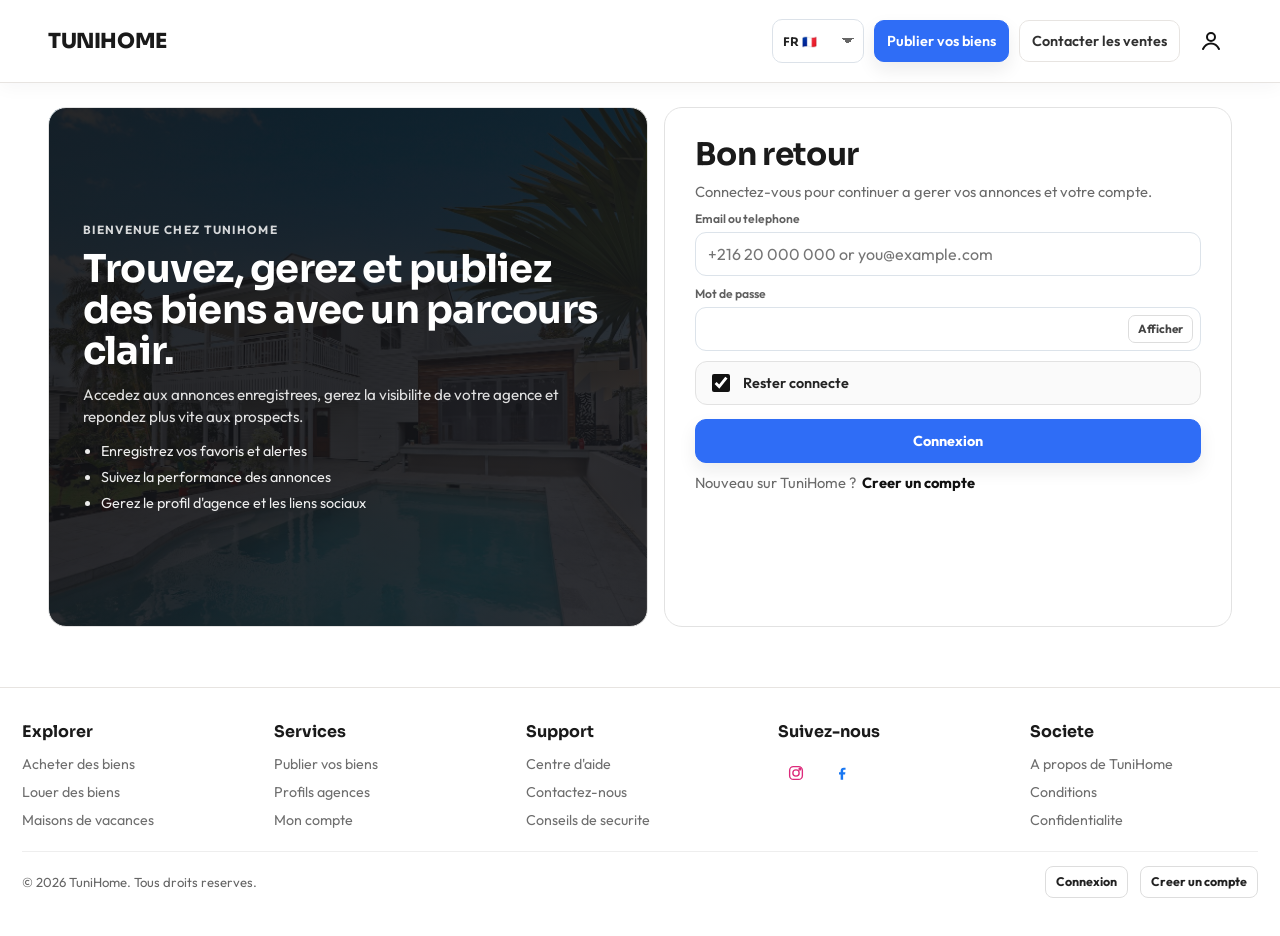
<file: login.html>
<!doctype html>
<html lang="fr">
  <head>
    <meta charset="UTF-8" />
    <meta name="viewport" content="width=device-width, initial-scale=1.0" />
    <meta name="description" content="Log in to TuniHome to manage listings, profile settings, and favorites." />
    <meta name="robots" content="noindex,nofollow" />
    <link rel="canonical" href="https://tunihome.tn/login.html" />
    <meta property="og:site_name" content="TuniHome" />
    <meta property="og:type" content="website" />
    <meta property="og:title" content="Log in | TuniHome" />
    <meta property="og:description" content="Log in to TuniHome to manage listings, profile settings, and favorites." />
    <meta property="og:image" content="https://tunihome.tn/assets/hero-home.jpg" />
    <meta property="og:url" content="https://tunihome.tn/login.html" />
    <meta name="twitter:card" content="summary_large_image" />
    <meta name="twitter:title" content="Log in | TuniHome" />
    <meta name="twitter:description" content="Log in to TuniHome to manage listings, profile settings, and favorites." />
    <meta name="twitter:image" content="https://tunihome.tn/assets/hero-home.jpg" />
    <meta name="theme-color" content="#f4f6fa" />
    <title>Log in | TuniHome</title>
    <link rel="stylesheet" href="styles.css" />
    <link rel="stylesheet" href="animations.css" />
    <link rel="manifest" href="site.webmanifest" />
  </head>
  <body class="page" data-page="login">
    <div class="mobile-shell page-auth page-login">
      <header class="topbar home-header auth-header">
        <div class="home-nav-shell">
          <a class="brand home-brand" href="index.html" aria-label="Go to home">
            <h1>TUNIHOME</h1>
          </a>

          <div class="nav-actions home-nav-actions">
            <select class="lang-select" data-language-select aria-label="Language">
              <option value="en">English</option>
              <option value="fr">Français</option>
              <option value="ar">العربية</option>
            </select>
            <a class="btn mini" href="list-property.html">List your properties</a>
            <a class="icon-btn nav-account" href="login.html" aria-label="My account">
              <svg class="icon-user-svg" viewBox="0 0 24 24" aria-hidden="true"><circle cx="12" cy="8" r="4"></circle><path d="M4 20c1.8-3.8 5.1-5.6 8-5.6s6.2 1.8 8 5.6"></path></svg>
            </a>
          </div>
        </div>
      </header>

      <main class="auth-main">
        <section class="auth-shell reveal" data-delay="1">
          <aside class="auth-story">
            <p class="auth-kicker">Welcome to TuniHome</p>
            <h2>Find, manage, and publish homes with a clean workflow.</h2>
            <p class="auth-story-copy">
              Access saved listings, manage agency visibility, and respond to leads faster.
            </p>
            <ul class="auth-points">
              <li>Save favorites and alerts</li>
              <li>Track listing performance</li>
              <li>Manage agency profile and social links</li>
            </ul>
          </aside>

          <section class="auth-card">
            <h3 id="auth-login-title">Welcome back</h3>
            <p id="auth-login-subtitle">Log in to continue managing your listings and account.</p>

            <form id="login-form" class="auth-form" novalidate>
              <div class="field">
                <label for="login-identifier">Email or phone</label>
                <input id="login-identifier" class="input" type="text" placeholder="+216 20 000 000 or you@example.com" required />
              </div>

              <div class="field">
                <label for="login-password">Password</label>
                <div class="auth-password-wrap">
                  <input id="login-password" class="input" type="password" minlength="6" required />
                  <button class="auth-password-toggle" type="button" data-password-toggle data-target="login-password">Show</button>
                </div>
              </div>

              <label class="check-row auth-remember-row">
                <input id="login-remember" type="checkbox" checked />
                <span id="login-remember-label">Stay connected</span>
              </label>

              <button id="login-submit" class="btn auth-submit" type="submit">Log in</button>
              <p id="login-feedback" class="notice hidden" role="status" aria-live="polite"></p>
            </form>

            <p class="auth-switch">
              <span id="auth-switch-label-login">New to TuniHome?</span>
              <a id="auth-go-signup" href="signup.html">Create account</a>
            </p>
          </section>
        </section>
      </main>

      <footer class="site-footer"></footer>
    </div>

    <script src="data.js"></script>
    <script src="app.js" defer></script>
  </body>
</html>
</file>
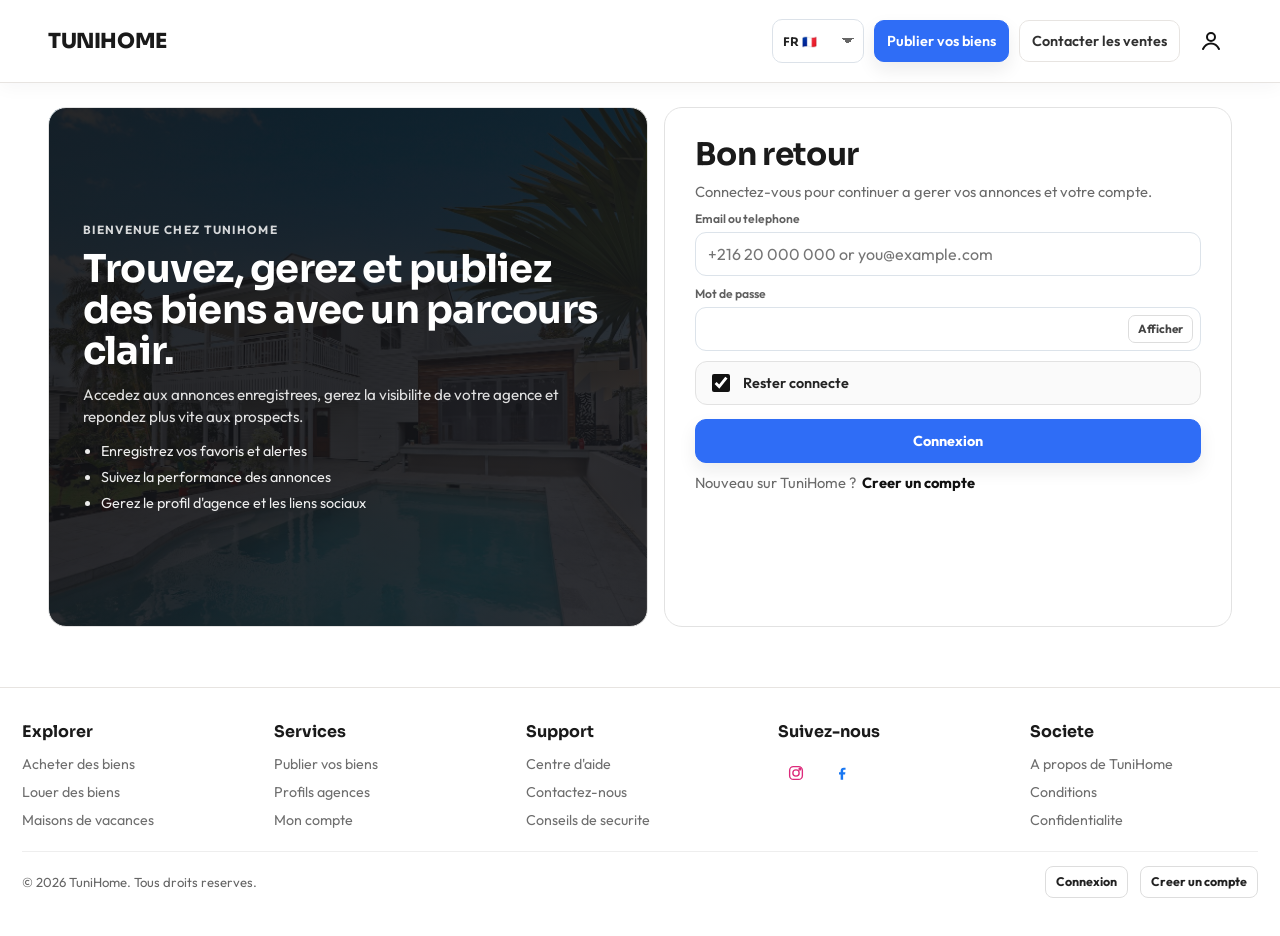
<file: my-listings.html>
<!doctype html>
<html lang="fr">
  <head>
    <meta charset="UTF-8" />
    <meta name="viewport" content="width=device-width, initial-scale=1.0" />
    <meta name="description" content="Track listing verification progress and manage your published homes." />
    <meta name="robots" content="noindex,nofollow" />
    <link rel="canonical" href="https://tunihome.tn/my-listings.html" />
    <meta property="og:site_name" content="TuniHome" />
    <meta property="og:type" content="website" />
    <meta property="og:title" content="My Listings | TuniHome" />
    <meta property="og:description" content="Track listing verification progress and manage your published homes." />
    <meta property="og:image" content="https://tunihome.tn/assets/hero-home.jpg" />
    <meta property="og:url" content="https://tunihome.tn/my-listings.html" />
    <meta name="twitter:card" content="summary_large_image" />
    <meta name="twitter:title" content="My Listings | TuniHome" />
    <meta name="twitter:description" content="Track listing verification progress and manage your published homes." />
    <meta name="twitter:image" content="https://tunihome.tn/assets/hero-home.jpg" />
    <meta name="theme-color" content="#f4f6fa" />
    <title>My Listings | TuniHome</title>
    <link rel="stylesheet" href="styles.css" />
    <link rel="stylesheet" href="animations.css" />
    <link rel="manifest" href="site.webmanifest" />
  </head>
  <body class="page" data-page="my-listings">
    <div class="mobile-shell page-my-listings">
      <header class="topbar home-header">
        <div class="home-nav-shell">
          <a class="brand home-brand" href="index.html" aria-label="Go to home">
            <h1>TUNIHOME</h1>
          </a>

          <div class="nav-actions home-nav-actions">
            <select class="lang-select" data-language-select aria-label="Language">
              <option value="en">English</option>
              <option value="fr">Français</option>
              <option value="ar">العربية</option>
            </select>
            <a class="btn mini" href="list-property.html">List your properties</a>
            <a class="icon-btn nav-account" href="login.html" aria-label="My account">
              <svg class="icon-user-svg" viewBox="0 0 24 24" aria-hidden="true"><circle cx="12" cy="8" r="4"></circle><path d="M4 20c1.8-3.8 5.1-5.6 8-5.6s6.2 1.8 8 5.6"></path></svg>
            </a>
          </div>
        </div>
      </header>

      <main class="my-listings-main">
        <section class="dashboard-hero reveal" data-delay="1">
          <h2 id="my-listings-title">My listings overview</h2>
          <p id="my-listings-subtitle">Track and review all listings published from your account.</p>
        </section>

        <section id="my-listings-verification" class="form-card listings-verification-card reveal" data-delay="2">
          <h3 id="my-listings-verification-title" class="section-title">Listing verification process</h3>
          <p id="my-listings-verification-subtitle" class="subtle">Each listing is checked to keep the marketplace accurate and trusted.</p>
          <p id="my-listings-verification-doc-note" class="subtle">Upload ownership proof screenshots in listing creation so admins can verify faster.</p>
          <div class="listings-verification-steps">
            <article class="listings-verification-step">
              <span>1</span>
              <div>
                <strong id="verification-step-1-title">Submitted</strong>
                <p id="verification-step-1-copy">We received your listing and queued it for review.</p>
              </div>
            </article>
            <article class="listings-verification-step">
              <span>2</span>
              <div>
                <strong id="verification-step-2-title">Reviewing details</strong>
                <p id="verification-step-2-copy">Price, media quality, and location details are verified.</p>
              </div>
            </article>
            <article class="listings-verification-step">
              <span>3</span>
              <div>
                <strong id="verification-step-3-title">Published</strong>
                <p id="verification-step-3-copy">Approved listings go live and start appearing in search.</p>
              </div>
            </article>
          </div>
          <p id="my-listings-verification-summary" class="notice"></p>
        </section>

        <section class="section reveal" data-delay="2">
          <div class="section-head">
            <h3 id="my-listings-active-title" class="section-title">Active listings</h3>
            <span class="subtle" id="my-listings-count"></span>
          </div>
          <div id="my-listings-grid" class="my-listings-manage-grid"></div>
          <div class="section-head" style="margin-top: 14px; justify-content: flex-end;">
            <a id="my-listings-back-dashboard" class="btn light mini" href="dashboard.html">Back to dashboard</a>
          </div>
        </section>
      </main>

      <div id="my-listing-verify-modal" class="account-action-modal hidden" aria-hidden="true">
        <div class="account-action-backdrop" data-my-listing-modal-close></div>
        <div class="account-action-card settings-modal-card" role="dialog" aria-modal="true" aria-label="Verify ownership">
          <h4 id="my-listing-verify-title">Verify ownership</h4>
          <p id="my-listing-verify-subtitle">Upload a legal ownership proof for this listing. Admin review is required.</p>
          <form id="my-listing-verify-form" class="settings-verify-form" novalidate>
            <div class="field">
              <label for="my-listing-verify-doc">Ownership proof document</label>
              <input id="my-listing-verify-doc" class="input" type="file" accept=".jpg,.jpeg,.png,.pdf" required />
            </div>
            <div class="field">
              <label for="my-listing-verify-note">Note (optional)</label>
              <textarea id="my-listing-verify-note" class="textarea" placeholder="Extra verification context for admin review"></textarea>
            </div>
            <div class="account-modal-actions">
              <button type="button" class="btn light" data-my-listing-modal-close>Cancel</button>
              <button type="submit" class="btn">Submit ownership proof</button>
            </div>
          </form>
        </div>
      </div>

      <nav class="footer-nav" aria-label="Primary navigation">
        <a class="nav-item" href="index.html">⌂<span>Home</span></a>
        <a class="nav-item" href="search.html">⌕<span>Search</span></a>
        <a class="nav-item" href="list-property.html">＋<span>List</span></a>
        <a class="nav-item active" href="dashboard.html">▦<span>My Listings</span></a>
      </nav>

      <footer class="site-footer"></footer>
    </div>

    <script src="data.js"></script>
    <script src="app.js" defer></script>
  </body>
</html>
</file>
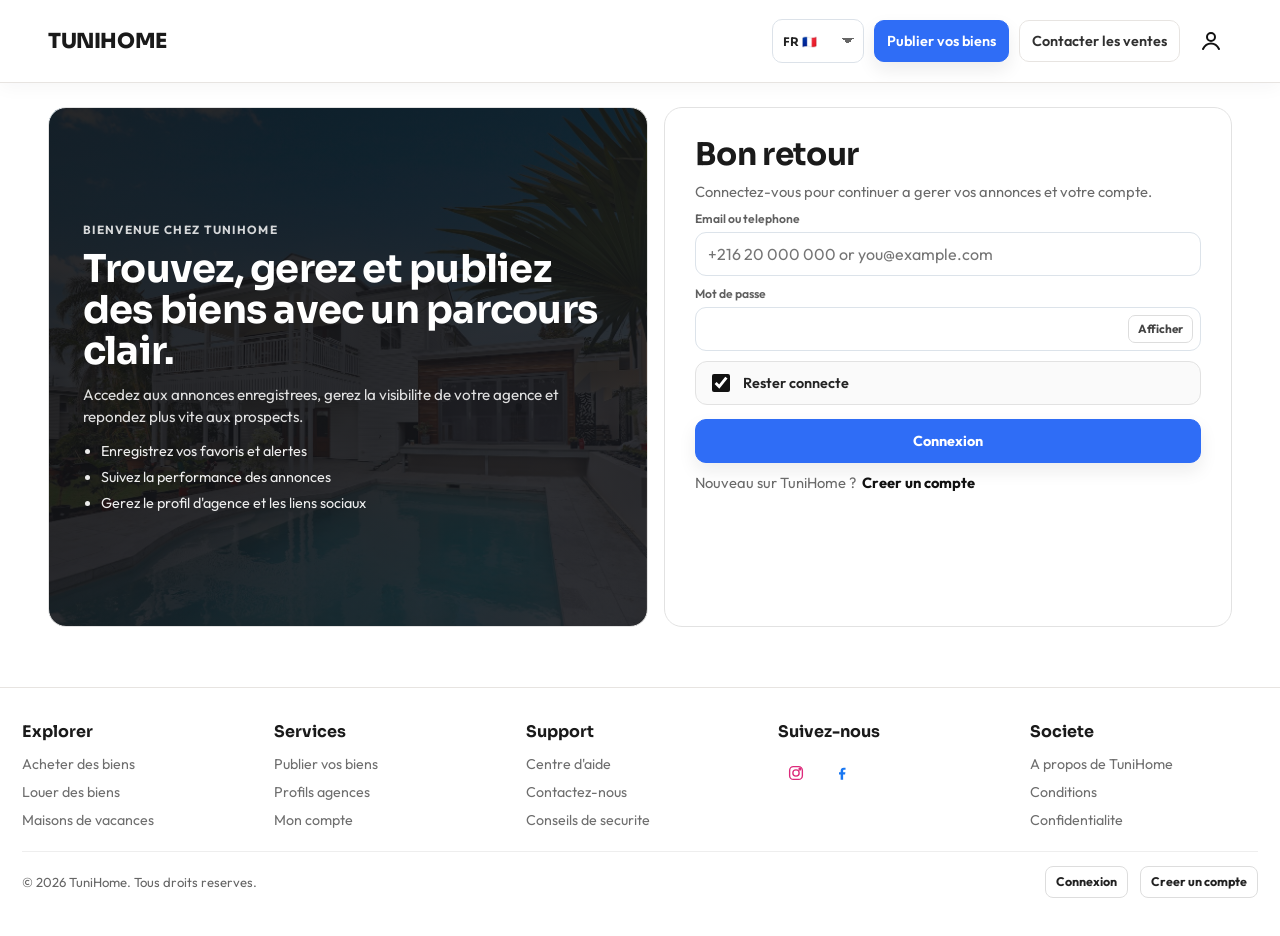
<file: pro-upgrade.html>
<!doctype html>
<html lang="fr">
  <head>
    <meta charset="UTF-8" />
    <meta name="viewport" content="width=device-width, initial-scale=1.0" />
    <meta name="description" content="Upgrade to Pro for more media uploads, analytics, and improved listing visibility." />
    <meta name="robots" content="noindex,nofollow" />
    <link rel="canonical" href="https://tunihome.tn/pro-upgrade.html" />
    <meta property="og:site_name" content="TuniHome" />
    <meta property="og:type" content="website" />
    <meta property="og:title" content="Upgrade to Pro | TuniHome" />
    <meta property="og:description" content="Upgrade to Pro for more media uploads, analytics, and improved listing visibility." />
    <meta property="og:image" content="https://tunihome.tn/assets/hero-home.jpg" />
    <meta property="og:url" content="https://tunihome.tn/pro-upgrade.html" />
    <meta name="twitter:card" content="summary_large_image" />
    <meta name="twitter:title" content="Upgrade to Pro | TuniHome" />
    <meta name="twitter:description" content="Upgrade to Pro for more media uploads, analytics, and improved listing visibility." />
    <meta name="twitter:image" content="https://tunihome.tn/assets/hero-home.jpg" />
    <meta name="theme-color" content="#f4f6fa" />
    <title>Upgrade to Pro | TuniHome</title>
    <link rel="stylesheet" href="styles.css" />
    <link rel="stylesheet" href="animations.css" />
    <link rel="manifest" href="site.webmanifest" />
  </head>
  <body class="page" data-page="pro-upgrade">
    <div class="mobile-shell page-settings">
      <header class="topbar home-header">
        <div class="home-nav-shell">
          <a class="brand home-brand" href="index.html" aria-label="Go to home">
            <h1>TUNIHOME</h1>
          </a>

          <div class="nav-actions home-nav-actions">
            <select class="lang-select" data-language-select aria-label="Language">
              <option value="en">English</option>
              <option value="fr">Français</option>
              <option value="ar">العربية</option>
            </select>
            <a class="btn mini" href="list-property.html">List your properties</a>
            <a class="icon-btn nav-account" href="login.html" aria-label="My account">
              <svg class="icon-user-svg" viewBox="0 0 24 24" aria-hidden="true"><circle cx="12" cy="8" r="4"></circle><path d="M4 20c1.8-3.8 5.1-5.6 8-5.6s6.2 1.8 8 5.6"></path></svg>
            </a>
          </div>
        </div>
      </header>

      <main class="settings-main">
        <section class="dashboard-hero reveal" data-delay="1">
          <h2 id="pro-upgrade-title">Upgrade to Pro</h2>
          <p id="pro-upgrade-subtitle">Unlock premium visibility and analytics for your listings.</p>
        </section>

        <section class="section reveal" data-delay="2">
          <article class="form-card pro-upgrade-card">
            <div class="listing-section-head">
              <h3 class="section-title">Professional Pro Plan</h3>
              <p class="subtle">29 TND / month billed monthly. Cancel any time from profile settings.</p>
            </div>
            <div class="button-row">
              <a class="btn" href="settings.html">Back to settings</a>
            </div>
          </article>
        </section>
      </main>

      <nav class="footer-nav" aria-label="Primary navigation">
        <a class="nav-item" href="index.html">⌂<span>Home</span></a>
        <a class="nav-item" href="search.html">⌕<span>Search</span></a>
        <a class="nav-item active" href="list-property.html">＋<span>List</span></a>
        <a class="nav-item" href="dashboard.html">▦<span>My Listings</span></a>
      </nav>

      <footer class="site-footer"></footer>
    </div>

    <script src="data.js"></script>
    <script src="app.js" defer></script>
  </body>
</html>
</file>
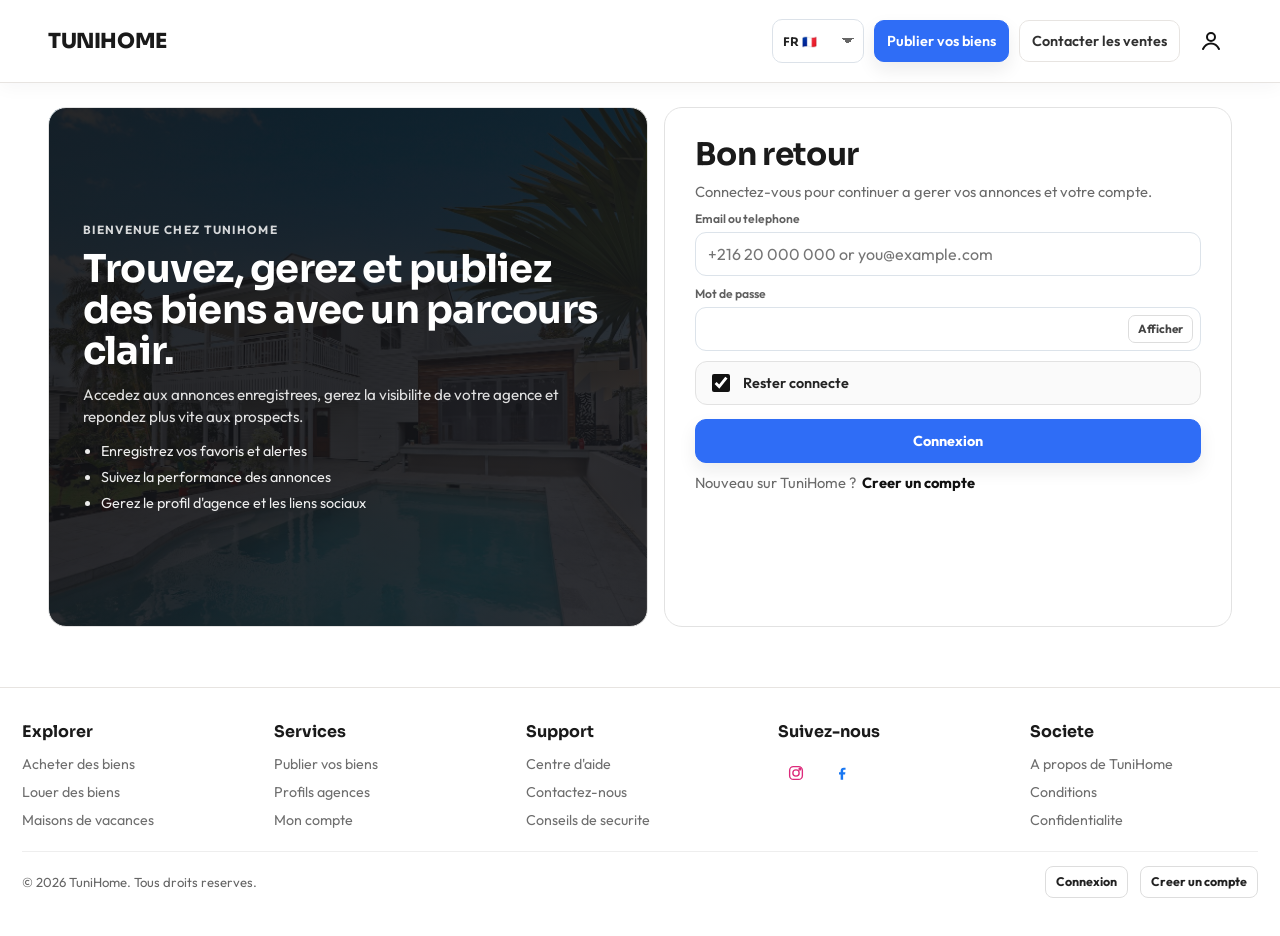
<file: settings.html>
<!doctype html>
<html lang="fr">
  <head>
    <meta charset="UTF-8" />
    <meta name="viewport" content="width=device-width, initial-scale=1.0" />
    <meta name="description" content="Update your account details, verification request, and publishing profile settings." />
    <meta name="robots" content="noindex,nofollow" />
    <link rel="canonical" href="https://tunihome.tn/settings.html" />
    <meta property="og:site_name" content="TuniHome" />
    <meta property="og:type" content="website" />
    <meta property="og:title" content="Settings | TuniHome" />
    <meta property="og:description" content="Update your account details, verification request, and publishing profile settings." />
    <meta property="og:image" content="https://tunihome.tn/assets/hero-home.jpg" />
    <meta property="og:url" content="https://tunihome.tn/settings.html" />
    <meta name="twitter:card" content="summary_large_image" />
    <meta name="twitter:title" content="Settings | TuniHome" />
    <meta name="twitter:description" content="Update your account details, verification request, and publishing profile settings." />
    <meta name="twitter:image" content="https://tunihome.tn/assets/hero-home.jpg" />
    <meta name="theme-color" content="#f4f6fa" />
    <title>Settings | TuniHome</title>
    <link rel="stylesheet" href="styles.css" />
    <link rel="stylesheet" href="animations.css" />
    <link rel="manifest" href="site.webmanifest" />
  </head>
  <body class="page" data-page="settings">
    <div class="mobile-shell page-settings">
      <header class="topbar home-header">
        <div class="home-nav-shell">
          <a class="brand home-brand" href="index.html" aria-label="Go to home">
            <h1>TUNIHOME</h1>
          </a>

          <div class="nav-actions home-nav-actions">
            <select class="lang-select" data-language-select aria-label="Language">
              <option value="en">English</option>
              <option value="fr">Français</option>
              <option value="ar">العربية</option>
            </select>
            <a class="btn mini" href="list-property.html">List your properties</a>
            <a class="icon-btn nav-account" href="login.html" aria-label="My account">
              <svg class="icon-user-svg" viewBox="0 0 24 24" aria-hidden="true"><circle cx="12" cy="8" r="4"></circle><path d="M4 20c1.8-3.8 5.1-5.6 8-5.6s6.2 1.8 8 5.6"></path></svg>
            </a>
          </div>
        </div>
      </header>

      <main class="settings-main">
        <section class="dashboard-hero reveal" data-delay="1">
          <h2 id="settings-hero-title">Manage your profile settings</h2>
          <p id="settings-hero-subtitle">Update your account identity and contact details.</p>
        </section>

        <section class="section reveal" data-delay="2">
          <form id="settings-form" class="form-card settings-form" novalidate>
            <div class="form-grid two-col">
              <div class="field">
                <label for="settings-name">Full name</label>
                <input id="settings-name" class="input" type="text" required />
              </div>
              <div class="field">
                <label for="settings-email">Email</label>
                <input id="settings-email" class="input" type="email" required />
              </div>
              <div class="field">
                <label for="settings-phone">Phone</label>
                <input id="settings-phone" class="input" type="tel" />
              </div>
              <div class="field">
                <label for="settings-avatar">Profile photo</label>
                <div class="settings-avatar-upload">
                  <img id="settings-avatar-preview" class="settings-avatar-preview" src="assets/listing-1.jpg" alt="Profile preview" />
                  <input id="settings-avatar" class="input" type="file" accept="image/*" />
                </div>
              </div>
              <div class="field">
                <label for="settings-whatsapp">WhatsApp number</label>
                <input id="settings-whatsapp" class="input" type="tel" placeholder="+216 20 000 000" />
              </div>
            </div>

            <div id="settings-professional-fields" class="settings-professional-fields">
              <div class="field">
                <label for="settings-bio">Public profile</label>
                <textarea id="settings-bio" class="textarea" placeholder="Short profile summary"></textarea>
              </div>
              <div class="form-grid two-col">
                <div class="field">
                  <label for="settings-cover">Agency cover URL</label>
                  <input id="settings-cover" class="input" type="url" placeholder="https://..." />
                </div>
                <div class="field">
                  <label for="settings-website">Website</label>
                  <input id="settings-website" class="input" type="url" placeholder="https://..." />
                </div>
                <div class="field">
                  <label for="settings-instagram">Instagram</label>
                  <input id="settings-instagram" class="input" type="url" placeholder="https://..." />
                </div>
                <div class="field">
                  <label for="settings-facebook">Facebook</label>
                  <input id="settings-facebook" class="input" type="url" placeholder="https://..." />
                </div>
              </div>
            </div>

            <article class="form-card settings-plan-card">
              <div class="listing-section-head">
                <h3 id="settings-plan-title" class="section-title">Account tags</h3>
                <p id="settings-plan-subtitle" class="subtle">Choose your account tag from profile settings. Agency and promoter accounts require manual verification.</p>
              </div>

              <div class="settings-plan-table" role="table" aria-label="Account tags">
                <div class="settings-plan-col" id="settings-plan-individual" role="row">
                  <div class="settings-plan-col-head">
                    <strong id="settings-plan-individual-name">Individual</strong>
                    <span class="badge" id="settings-plan-individual-price">Free</span>
                  </div>
                  <ul class="settings-plan-list">
                    <li id="settings-plan-individual-f1">2 active listings</li>
                    <li id="settings-plan-individual-f2">12 photos per listing</li>
                    <li id="settings-plan-individual-f3">No video on Standard</li>
                    <li id="settings-plan-individual-f4">Upgrade to Pro for 16 listings and 2 videos</li>
                  </ul>
                </div>

                <div class="settings-plan-col" id="settings-plan-agency" role="row">
                  <div class="settings-plan-col-head">
                    <strong id="settings-plan-agency-name">Agency</strong>
                    <span class="badge pro" id="settings-plan-agency-price">Tag</span>
                  </div>
                  <ul class="settings-plan-list">
                    <li id="settings-plan-agency-f1">6 active listings</li>
                    <li id="settings-plan-agency-f2">12 photos and 1 video per listing</li>
                    <li id="settings-plan-agency-f3">Manual verification required</li>
                    <li id="settings-plan-agency-f4">Social links only after verification</li>
                  </ul>
                </div>

                <div class="settings-plan-col" id="settings-plan-promoter" role="row">
                  <div class="settings-plan-col-head">
                    <strong id="settings-plan-promoter-name">Promoter</strong>
                    <span class="badge pro" id="settings-plan-promoter-price">Tag</span>
                  </div>
                  <ul class="settings-plan-list">
                    <li id="settings-plan-promoter-f1">6 active listings</li>
                    <li id="settings-plan-promoter-f2">12 photos and 1 video per listing</li>
                    <li id="settings-plan-promoter-f3">Manual verification required</li>
                    <li id="settings-plan-promoter-f4">Upgrade to Pro for 16 listings and 2 videos</li>
                  </ul>
                </div>
              </div>

              <div class="settings-plan-actions">
                <button id="settings-use-individual" class="btn light" type="button">Use Individual</button>
                <button id="settings-start-verification" class="btn" type="button">Start verification</button>
                <button id="settings-cancel-verification" class="btn light hidden" type="button">Cancel request</button>
              </div>
              <div class="settings-verification-action-row">
                <p id="settings-plan-current" class="notice">Current tag: Individual</p>
                <p id="settings-verification-status" class="notice hidden">Verification status: Not required</p>
              </div>
            </article>

            <article class="form-card settings-pro-access-card">
              <div class="listing-section-head">
                <h3 id="settings-pro-access-title" class="section-title">Pro subscription</h3>
                <p id="settings-pro-access-subtitle" class="subtle">Get more visibility with Premium. Upgrade to Pro for stronger discovery, market insights, and priority support.</p>
              </div>
              <div class="settings-pro-access-row">
                <span id="settings-pro-access-status" class="badge">Standard</span>
                <a id="settings-pro-access-link" class="btn light" href="pro-upgrade.html">Upgrade to Pro</a>
              </div>
            </article>

            <article id="settings-pro-stats-card" class="form-card settings-pro-stats hidden">
              <div class="listing-section-head">
                <h3 id="settings-pro-stats-title" class="section-title">Listing statistics</h3>
                <p id="settings-pro-stats-subtitle" class="subtle">Performance insights available for all account types.</p>
              </div>
              <div class="kpis settings-pro-kpis">
                <article class="kpi"><span class="subtle" id="settings-stat-impressions-label">Monthly impressions</span><b id="settings-stat-impressions">0</b></article>
                <article class="kpi"><span class="subtle" id="settings-stat-leads-label">Lead requests</span><b id="settings-stat-leads">0</b></article>
                <article class="kpi"><span class="subtle" id="settings-stat-saves-label">Saved by users</span><b id="settings-stat-saves">0</b></article>
                <article class="kpi"><span class="subtle" id="settings-stat-conv-label">Contact conversion</span><b id="settings-stat-conv">0%</b></article>
              </div>
              <div class="settings-pro-chart-grid">
                <article class="settings-pro-chart-card">
                  <header>
                    <span class="subtle" id="settings-chart-views-label">Views</span>
                    <strong id="settings-chart-views-total">0</strong>
                  </header>
                  <div id="settings-chart-views" class="mini-bars" aria-label="Views trend"></div>
                </article>
                <article class="settings-pro-chart-card">
                  <header>
                    <span class="subtle" id="settings-chart-visits-label">Visits</span>
                    <strong id="settings-chart-visits-total">0</strong>
                  </header>
                  <div id="settings-chart-visits" class="mini-bars" aria-label="Visits trend"></div>
                </article>
                <article class="settings-pro-chart-card">
                  <header>
                    <span class="subtle" id="settings-chart-time-label">Avg time on listing</span>
                    <strong id="settings-chart-time-total">0m</strong>
                  </header>
                  <div id="settings-chart-time" class="mini-bars" aria-label="Time spent trend"></div>
                </article>
              </div>
            </article>

            <div class="button-row">
              <a id="settings-back-dashboard" class="btn light" href="dashboard.html">Back to dashboard</a>
              <button id="settings-save-btn" class="btn" type="submit">Save changes</button>
            </div>
            <p id="settings-message" class="notice hidden" role="status" aria-live="polite"></p>
          </form>
        </section>
      </main>

      <div id="settings-verify-modal" class="account-action-modal hidden" aria-hidden="true">
        <div class="account-action-backdrop" data-settings-verify-close></div>
        <div class="account-action-card settings-modal-card" role="dialog" aria-modal="true" aria-label="Start verification">
          <h4 id="settings-verify-title">Start verification</h4>
          <p id="settings-verify-subtitle">Upload a legal document so TuniHome admins can review your account tag request.</p>
          <form id="settings-verify-form" class="settings-verify-form" novalidate>
            <div class="field">
              <label for="settings-verify-target">Requested account tag</label>
              <select id="settings-verify-target" class="input" required>
                <option value="agency">Agency</option>
                <option value="promoter">Promoter</option>
              </select>
            </div>
            <div class="field">
              <label for="settings-verify-doc">Verification document</label>
              <input id="settings-verify-doc" class="input" type="file" accept=".jpg,.jpeg,.png,.pdf" required />
              <p id="settings-verify-doc-help" class="subtle">Accepted: JPG, PNG, PDF.</p>
            </div>
            <div class="field">
              <label for="settings-verify-note">Review note (optional)</label>
              <textarea id="settings-verify-note" class="textarea" placeholder="Legal name, registration number, or extra context"></textarea>
            </div>
            <div class="account-modal-actions">
              <button type="button" class="btn light" data-settings-verify-close>Cancel</button>
              <button type="submit" class="btn">Submit request</button>
            </div>
          </form>
        </div>
      </div>

      <div id="settings-cancel-modal" class="account-action-modal hidden" aria-hidden="true">
        <div class="account-action-backdrop" data-settings-cancel-close></div>
        <div class="account-action-card settings-modal-card" role="dialog" aria-modal="true" aria-label="Cancel verification request">
          <h4 id="settings-cancel-title">Cancel verification request</h4>
          <p id="settings-cancel-subtitle">Your account will stay Individual and your pending request will be removed.</p>
          <div class="account-modal-actions">
            <button type="button" class="btn light" data-settings-cancel-close>Back</button>
            <button type="button" class="btn" id="settings-cancel-confirm">Confirm cancel</button>
          </div>
        </div>
      </div>

      <nav class="footer-nav" aria-label="Primary navigation">
        <a class="nav-item" href="index.html">⌂<span>Home</span></a>
        <a class="nav-item" href="search.html">⌕<span>Search</span></a>
        <a class="nav-item" href="list-property.html">＋<span>List</span></a>
        <a class="nav-item active" href="dashboard.html">▦<span>My Listings</span></a>
      </nav>

      <footer class="site-footer"></footer>
    </div>

    <script src="data.js"></script>
    <script src="app.js" defer></script>
  </body>
</html>
</file>
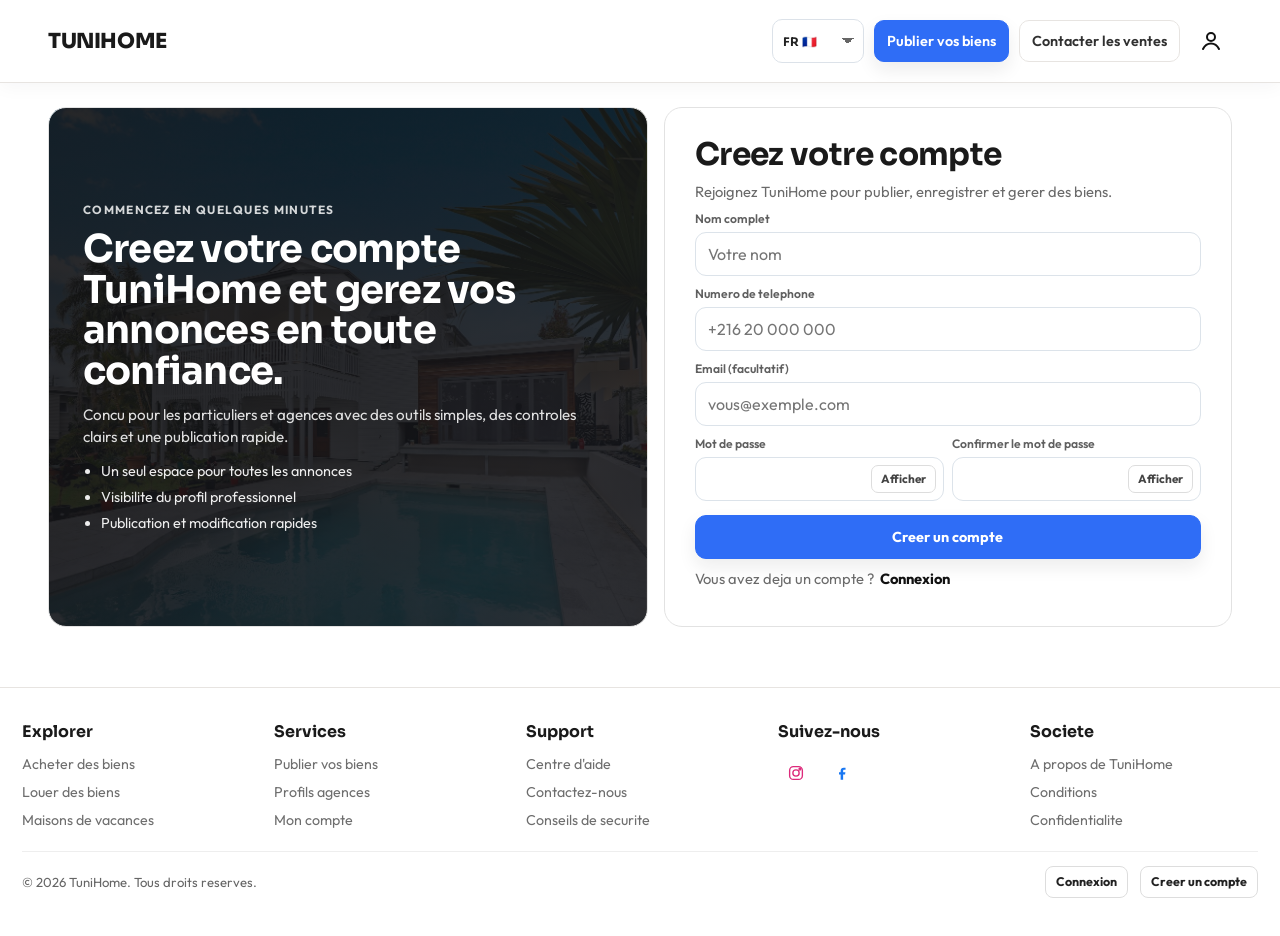
<file: signup.html>
<!doctype html>
<html lang="fr">
  <head>
    <meta charset="UTF-8" />
    <meta name="viewport" content="width=device-width, initial-scale=1.0" />
    <meta name="description" content="Create a TuniHome account to publish listings and connect with buyers or renters." />
    <meta name="robots" content="noindex,nofollow" />
    <link rel="canonical" href="https://tunihome.tn/signup.html" />
    <meta property="og:site_name" content="TuniHome" />
    <meta property="og:type" content="website" />
    <meta property="og:title" content="Create account | TuniHome" />
    <meta property="og:description" content="Create a TuniHome account to publish listings and connect with buyers or renters." />
    <meta property="og:image" content="https://tunihome.tn/assets/hero-home.jpg" />
    <meta property="og:url" content="https://tunihome.tn/signup.html" />
    <meta name="twitter:card" content="summary_large_image" />
    <meta name="twitter:title" content="Create account | TuniHome" />
    <meta name="twitter:description" content="Create a TuniHome account to publish listings and connect with buyers or renters." />
    <meta name="twitter:image" content="https://tunihome.tn/assets/hero-home.jpg" />
    <meta name="theme-color" content="#f4f6fa" />
    <title>Create account | TuniHome</title>
    <link rel="stylesheet" href="styles.css" />
    <link rel="stylesheet" href="animations.css" />
    <link rel="manifest" href="site.webmanifest" />
  </head>
  <body class="page" data-page="signup">
    <div class="mobile-shell page-auth page-signup">
      <header class="topbar home-header auth-header">
        <div class="home-nav-shell">
          <a class="brand home-brand" href="index.html" aria-label="Go to home">
            <h1>TUNIHOME</h1>
          </a>

          <div class="nav-actions home-nav-actions">
            <select class="lang-select" data-language-select aria-label="Language">
              <option value="en">English</option>
              <option value="fr">Français</option>
              <option value="ar">العربية</option>
            </select>
            <a class="btn mini" href="list-property.html">List your properties</a>
            <a class="icon-btn nav-account" href="login.html" aria-label="My account">
              <svg class="icon-user-svg" viewBox="0 0 24 24" aria-hidden="true"><circle cx="12" cy="8" r="4"></circle><path d="M4 20c1.8-3.8 5.1-5.6 8-5.6s6.2 1.8 8 5.6"></path></svg>
            </a>
          </div>
        </div>
      </header>

      <main class="auth-main">
        <section class="auth-shell reveal" data-delay="1">
          <aside class="auth-story">
            <p class="auth-kicker">Start in minutes</p>
            <h2>Create your TuniHome account and manage listings with confidence.</h2>
            <p class="auth-story-copy">
              Built for individuals and agencies with simple tools, clean controls, and fast publishing.
            </p>
            <ul class="auth-points">
              <li>One place for all listings</li>
              <li>Professional profile visibility</li>
              <li>Quick publish and edit flow</li>
            </ul>
          </aside>

          <section class="auth-card">
            <h3 id="auth-signup-title">Create your account</h3>
            <p id="auth-signup-subtitle">Join TuniHome to publish, save, and manage properties.</p>

            <form id="signup-form" class="auth-form" novalidate>
              <div class="field">
                <label for="signup-name">Full name</label>
                <input id="signup-name" class="input" type="text" placeholder="Your name" required />
              </div>

              <div class="field">
                <label for="signup-phone">Phone number</label>
                <input id="signup-phone" class="input" type="tel" placeholder="+216 20 000 000" required />
              </div>

              <div class="field">
                <label for="signup-email">Email (optional)</label>
                <input id="signup-email" class="input" type="email" placeholder="you@example.com" />
              </div>

              <div class="field-row compact-grid">
                <div class="field">
                  <label for="signup-password">Password</label>
                  <div class="auth-password-wrap">
                    <input id="signup-password" class="input" type="password" minlength="6" required />
                    <button class="auth-password-toggle" type="button" data-password-toggle data-target="signup-password">Show</button>
                  </div>
                </div>

                <div class="field">
                  <label for="signup-confirm">Confirm password</label>
                  <div class="auth-password-wrap">
                    <input id="signup-confirm" class="input" type="password" minlength="6" required />
                    <button class="auth-password-toggle" type="button" data-password-toggle data-target="signup-confirm">Show</button>
                  </div>
                </div>
              </div>

              <button id="signup-submit" class="btn auth-submit" type="submit">Create account</button>
              <p id="signup-feedback" class="notice hidden" role="status" aria-live="polite"></p>
            </form>

            <p class="auth-switch">
              <span id="auth-switch-label-signup">Already have an account?</span>
              <a id="auth-go-login" href="login.html">Log in</a>
            </p>
          </section>
        </section>
      </main>

      <footer class="site-footer"></footer>
    </div>

    <script src="data.js"></script>
    <script src="app.js" defer></script>
  </body>
</html>
</file>
<file: styles.css>
@import url('https://fonts.googleapis.com/css2?family=Cormorant+Garamond:wght@500;600;700&family=Outfit:wght@400;500;600;700;800;900&family=Sora:wght@600;700;800&family=Tajawal:wght@400;500;700;800&display=swap');

:root {
  --bg: #ececec;
  --surface: #ffffff;
  --text: #111111;
  --muted: #6f6f6f;
  --line: #d9d9d9;
  --dark: #111216;
  --radius-lg: 14px;
  --radius-md: 10px;
  --radius-sm: 7px;
  --shadow-soft: 0 8px 20px rgba(17, 17, 17, 0.08);
}

* {
  box-sizing: border-box;
}

html,
body {
  margin: 0;
  padding: 0;
}

body {
  font-family: 'Outfit', sans-serif;
  background: var(--bg);
  color: var(--text);
  -webkit-font-smoothing: antialiased;
  text-rendering: optimizeLegibility;
}

.page {
  min-height: 100vh;
}

.mobile-shell {
  min-height: 100vh;
}

a {
  color: inherit;
  text-decoration: none;
}

img {
  display: block;
  max-width: 100%;
}

button,
input,
select,
textarea {
  font: inherit;
}

main {
  width: min(1760px, calc(100% - 30px));
  margin: 0 auto;
  padding: 16px 0 90px;
}

.home-main,
.search-main {
  padding-top: 18px;
}

.section {
  margin-top: 26px;
}

.section-head {
  display: flex;
  align-items: center;
  justify-content: space-between;
  gap: 12px;
  margin-bottom: 12px;
}

.section-title {
  margin: 0;
  font-size: 1.6rem;
  font-weight: 800;
  letter-spacing: -0.015em;
  line-height: 1;
}

.page-home .section-title,
.page-search .section-title {
  font-size: clamp(1.55rem, 3.2vw, 2.1rem);
  font-weight: 800;
  text-transform: uppercase;
}

.subtle {
  margin: 0;
  color: var(--muted);
  font-size: 0.84rem;
  line-height: 1.4;
}

.hidden {
  display: none !important;
}

.visually-hidden {
  position: absolute;
  width: 1px;
  height: 1px;
  margin: -1px;
  padding: 0;
  border: 0;
  white-space: nowrap;
  clip: rect(0 0 0 0);
  overflow: hidden;
}

.topbar {
  position: sticky;
  top: 0;
  z-index: 80;
  width: min(1760px, calc(100% - 30px));
  margin: 10px auto 0;
  min-height: 68px;
  background: transparent;
  border: 0;
  border-bottom: 1px solid #dadada;
  border-radius: 0;
  padding: 16px 6px 14px;
  display: flex;
  align-items: center;
  justify-content: space-between;
  gap: 10px;
  transition: box-shadow 180ms ease, backdrop-filter 180ms ease, background 180ms ease;
}

.topbar.scrolled {
  background: rgba(236, 236, 236, 0.95);
  box-shadow: 0 8px 14px rgba(20, 20, 20, 0.05);
  backdrop-filter: blur(8px);
}

.brand {
  display: inline-flex;
  align-items: center;
  min-width: 0;
}

.brand h1 {
  margin: 0;
  font-size: clamp(0.92rem, 2vw, 1.08rem);
  font-weight: 800;
  letter-spacing: 0.015em;
  white-space: nowrap;
}

.brand-mark,
.brand span,
.top-links,
.nav-search {
  display: none !important;
}

.nav-actions {
  display: inline-flex;
  align-items: center;
  justify-content: flex-end;
  gap: 10px;
}

.icon-btn {
  width: 40px;
  height: 40px;
  border: 1px solid var(--line);
  border-radius: var(--radius-sm);
  background: #fff;
  color: #222;
  display: inline-grid;
  place-items: center;
  cursor: pointer;
  transition: background 160ms ease;
}

.icon-btn:hover {
  background: #f6f6f6;
}

.icon-user {
  font-size: 0.95rem;
  line-height: 1;
}

.icon-user-svg {
  width: 17px;
  height: 17px;
  stroke: #111;
  fill: none;
  stroke-width: 1.8;
  stroke-linecap: round;
  stroke-linejoin: round;
}

.mobile-only {
  display: inline-grid;
}

.lang-select {
  display: none;
  min-height: 42px;
  border: 1px solid var(--line);
  border-radius: var(--radius-sm);
  background: #fff;
  color: #222;
  font-size: 0.85rem;
  font-weight: 500;
  padding: 0 34px 0 12px;
  appearance: none;
  background-image:
    linear-gradient(45deg, transparent 50%, #666 50%),
    linear-gradient(135deg, #666 50%, transparent 50%);
  background-position: calc(100% - 15px) 54%, calc(100% - 9px) 54%;
  background-size: 6px 6px;
  background-repeat: no-repeat;
}

.btn {
  min-height: 42px;
  border-radius: var(--radius-sm);
  border: 1px solid var(--dark);
  background: var(--dark);
  color: #fff;
  font-size: 0.86rem;
  font-weight: 700;
  padding: 0 16px;
  display: inline-flex;
  align-items: center;
  justify-content: center;
  cursor: pointer;
  transition: transform 140ms ease, box-shadow 140ms ease;
}

.btn:hover {
  transform: translateY(-1px);
  box-shadow: 0 8px 18px rgba(15, 15, 15, 0.12);
}

.btn.light {
  background: #fff;
  color: #222;
  border-color: var(--line);
}

.btn.ghost {
  background: #fff;
  color: #222;
  border-style: dashed;
  border-color: #cfcfcf;
}

.btn.mini {
  min-height: 42px;
  font-size: 0.82rem;
  padding: 0 14px;
}

.text-btn {
  border: 0;
  background: transparent;
  color: #222;
  font-size: 0.8rem;
  font-weight: 600;
  padding: 0;
  cursor: pointer;
}

.input,
.select,
.textarea {
  width: 100%;
  min-height: 40px;
  border: 1px solid var(--line);
  border-radius: var(--radius-sm);
  background: #fff;
  color: #111;
  padding: 0 11px;
}

.select {
  appearance: none;
  background-image:
    linear-gradient(45deg, transparent 50%, #666 50%),
    linear-gradient(135deg, #666 50%, transparent 50%);
  background-position: calc(100% - 14px) 54%, calc(100% - 8px) 54%;
  background-size: 6px 6px;
  background-repeat: no-repeat;
}

.textarea {
  min-height: 120px;
  padding: 10px 11px;
  resize: vertical;
}

.field {
  display: grid;
  gap: 6px;
}

.field label {
  color: #5f5f5f;
  font-size: 0.76rem;
  font-weight: 600;
}

.field-row {
  display: grid;
  gap: 8px;
}

.field-row.compact-grid {
  grid-template-columns: 1fr 1fr;
}

.toggle-row {
  display: flex;
  flex-wrap: wrap;
  gap: 8px;
}

.toggle-row.compact {
  gap: 6px;
}

.tabs {
  display: grid;
  grid-template-columns: repeat(3, minmax(0, 1fr));
  gap: 6px;
  border-radius: 999px;
  background: #15161b;
  padding: 4px;
}

.tab {
  min-height: 35px;
  border: 0;
  border-radius: 999px;
  background: transparent;
  color: #d8d8dc;
  font-size: 0.8rem;
  font-weight: 600;
  cursor: pointer;
}

.tab.active {
  background: #fff;
  color: #111;
}

.tab.disabled {
  color: #8f9098;
  background: rgba(255, 255, 255, 0.06);
}

.chip,
.filter-tag {
  min-height: 30px;
  border: 1px solid #d6d6d6;
  border-radius: 999px;
  background: #fff;
  color: #222;
  padding: 0 10px;
  font-size: 0.74rem;
  font-weight: 600;
  cursor: pointer;
}

.chip.active,
.filter-tag.active {
  background: #111;
  border-color: #111;
  color: #fff;
}

.range-input {
  width: 100%;
  accent-color: #111;
}

.hero-banner {
  position: relative;
  border-radius: var(--radius-lg);
  overflow: hidden;
  min-height: 340px;
  background: #111;
}

.hero-banner-media {
  position: absolute;
  inset: 0;
  width: 100%;
  height: 100%;
  object-fit: cover;
}

.hero-banner-overlay {
  position: absolute;
  inset: 0;
  background: linear-gradient(95deg, rgba(0, 0, 0, 0.58) 0%, rgba(0, 0, 0, 0.22) 62%, rgba(0, 0, 0, 0.2) 100%);
}

.hero-banner-copy {
  position: relative;
  z-index: 2;
  max-width: 660px;
  padding: 24px 18px 120px;
  color: #fff;
}

.hero-banner-copy h2 {
  margin: 0;
  font-size: clamp(2rem, 6vw, 4.6rem);
  font-weight: 800;
  line-height: 0.93;
  letter-spacing: -0.03em;
}

.hero-banner-copy p {
  margin: 12px 0 0;
  max-width: 42ch;
  font-size: 0.9rem;
  color: rgba(255, 255, 255, 0.9);
}

.hero-search-card {
  position: absolute;
  z-index: 3;
  left: 14px;
  right: 14px;
  bottom: 14px;
  border-radius: var(--radius-md);
  background: transparent;
  border: 0;
  padding: 0;
}

.hero-search-grid {
  display: grid;
  grid-template-columns: 1fr;
  gap: 8px;
  align-items: end;
}

.hero-main-field {
  background: #fff;
  max-width: 460px;
}

.hero-field {
  border: 1px solid #d9d9d9;
  border-radius: var(--radius-sm);
  padding: 6px 9px;
  background: #fff;
}

.hero-field .select,
.hero-field .input {
  min-height: 32px;
  border: 0;
  padding: 0;
  font-weight: 600;
  background: transparent;
}

.hero-field label {
  display: none;
}

.hero-submit {
  width: 100%;
}

.home-advanced-panel {
  margin-top: 8px;
  padding-top: 8px;
  border-top: 1px solid #dfdfdf;
  display: grid;
  gap: 8px;
}

.home-advanced-grid {
  grid-template-columns: 1fr;
}

.page-home .hero-submit,
.page-home #toggle-home-advanced,
.page-home #home-advanced-panel {
  display: none;
}

.page-home .hero-search-grid {
  grid-template-columns: minmax(220px, 460px);
}

.section-foot {
  margin-top: 10px;
}

.page-home .section-foot {
  display: none;
}

.page-search #search-load-more {
  display: none;
}

.listings {
  display: grid;
  gap: 18px;
}

.listing-grid-home,
.listing-grid-search,
.listings.grid-wide {
  grid-template-columns: 1fr;
}

.card {
  position: relative;
  border-radius: 10px;
  overflow: hidden;
  background: #fff;
  border: 1px solid #e0e0e0;
  transition: transform 160ms ease, box-shadow 160ms ease;
}

.card:hover {
  transform: translateY(-2px);
  box-shadow: var(--shadow-soft);
}

.listing-media-link {
  display: block;
  position: relative;
}

.listing-media-wrap {
  position: relative;
}

.card-media {
  width: 100%;
  aspect-ratio: 4 / 3;
  object-fit: cover;
  background: #f2f2f2;
  display: none;
}

.card-media.active {
  display: block;
}

.card-media-nav,
.card-dot {
  display: none;
}

.price-pill {
  position: absolute;
  left: 10px;
  bottom: 10px;
  background: #111;
  color: #fff;
  border-radius: 5px;
  padding: 6px 12px 5px;
  font-size: 0.96rem;
  font-weight: 800;
  letter-spacing: 0.01em;
}

.image-count {
  position: absolute;
  top: 10px;
  left: 10px;
  background: rgba(255, 255, 255, 0.96);
  border: 1px solid #d5d5d5;
  border-radius: 999px;
  color: #222;
  padding: 4px 8px;
  font-size: 0.72rem;
  font-weight: 600;
}

.save-btn {
  position: absolute;
  top: 10px;
  right: 10px;
  z-index: 4;
  width: 42px;
  height: 42px;
  border-radius: 999px;
  border: 1px solid rgba(255, 255, 255, 0.66);
  background: rgba(255, 255, 255, 0.3);
  color: #111;
  display: inline-grid;
  place-items: center;
  font-size: 1.88rem;
  line-height: 1;
  font-weight: 700;
  padding: 0;
  backdrop-filter: blur(6px);
  box-shadow: 0 8px 15px rgba(0, 0, 0, 0.15);
  transition: transform 0.2s ease, color 0.2s ease, background 0.2s ease, border-color 0.2s ease;
  cursor: pointer;
}

.save-btn.saved {
  color: #e32657;
  background: rgba(255, 255, 255, 0.42);
  border-color: rgba(255, 255, 255, 0.84);
}

.save-btn:hover {
  transform: scale(1.06);
}

.icon-heart-svg {
  width: 1em;
  height: 1em;
  display: block;
}

.icon-heart-svg path {
  fill: transparent;
  stroke: currentColor;
  stroke-width: 2.1;
  stroke-linecap: round;
  stroke-linejoin: round;
}

.save-btn.saved .icon-heart-svg path {
  fill: currentColor;
}

.card-body {
  padding: 9px 10px 10px;
  display: grid;
  gap: 4px;
}

.meta-row {
  display: flex;
  align-items: center;
  justify-content: space-between;
  gap: 8px;
}

.price {
  font-size: 1.2rem;
  font-weight: 800;
}

.title {
  margin: 0;
  font-size: 0.98rem;
  line-height: 1.16;
  letter-spacing: -0.015em;
}

.loc {
  margin: 0;
  color: var(--muted);
  font-size: 0.82rem;
}

.specs {
  display: flex;
  flex-wrap: wrap;
  gap: 5px;
}

.spec {
  border-radius: 4px;
  background: #111;
  color: #fff;
  font-size: 0.62rem;
  font-weight: 600;
  padding: 3px 6px;
}

.listing-badges {
  display: none;
}

.listing-chip {
  border: 1px solid #cdcdcd;
  border-radius: 999px;
  padding: 3px 8px;
  font-size: 0.67rem;
  font-weight: 600;
  color: #333;
  background: #fff;
}

.listing-chip.pro {
  border-color: #111;
  color: #111;
}

.listing-chip.agency {
  border-color: #1a4f9e;
  color: #1a4f9e;
  background: #edf4ff;
}

.listing-chip.promoter {
  border-color: #7a4d00;
  color: #7a4d00;
  background: #fff4e0;
}

.listing-chip.individual {
  border-color: #cacaca;
  color: #666;
}

.listing-chip.verified {
  border-color: #9dcf86;
  color: #2f6b1b;
  background: #f2faee;
}

.empty {
  border: 1px dashed #cfcfcf;
  border-radius: 10px;
  padding: 16px;
  color: #555;
  text-align: center;
  background: #fff;
}

.agency-row {
  display: grid;
  grid-template-columns: repeat(2, minmax(0, 1fr));
  gap: 12px;
}

.agency-card {
  position: relative;
  border-radius: 9px;
  overflow: hidden;
  min-height: 168px;
  border: 1px solid #d9d9d9;
  background: #fff;
}

.agency-card img {
  width: 100%;
  height: 100%;
  object-fit: cover;
}

.agency-name-pill {
  position: absolute;
  left: 10px;
  right: 10px;
  bottom: 10px;
  border-radius: 5px;
  background: #fff;
  color: #202020;
  text-align: center;
  font-size: 0.83rem;
  font-weight: 700;
  padding: 8px 6px;
  line-height: 1.08;
  text-transform: uppercase;
}

.tip-grid,
.horizontal-scroll,
.pro-card,
.pro-head {
  display: none;
}

.site-footer {
  width: 100%;
  margin: 42px 0 0;
  height: auto;
  border-radius: 0;
  border-top: 1px solid #e6e6e6;
  background: #fff;
}

[data-page='home'] {
  background:
    radial-gradient(circle at 10% -8%, rgba(255, 255, 255, 0.94) 0%, rgba(255, 255, 255, 0) 43%),
    radial-gradient(circle at 93% 4%, rgba(255, 255, 255, 0.78) 0%, rgba(255, 255, 255, 0) 36%),
    linear-gradient(180deg, #f7f7f7 0%, #efefef 100%);
}

[data-page='home'] .topbar {
  width: 100%;
  max-width: none;
  margin: 0;
  display: block;
  padding: 16px 0;
  border: 0;
  border-bottom: 1px solid #e6e6e6;
  border-radius: 0;
  background: #fff;
  box-shadow: none;
  overflow: visible;
  transition: padding 180ms ease, border-color 180ms ease, box-shadow 180ms ease;
}

[data-page='home'] .topbar.scrolled {
  padding: 10px 0;
  border-bottom-color: #ececec;
  background: #fff;
  box-shadow: 0 4px 14px rgba(12, 12, 12, 0.06);
}

[data-page='home'] .topbar.scrolled .home-nav-actions .lang-select,
[data-page='home'] .topbar.scrolled .home-nav-actions .btn.mini,
[data-page='home'] .topbar.scrolled .nav-account {
  min-height: 48px;
  height: 48px;
}

[data-page='home'] .topbar.scrolled .nav-account {
  width: 40px;
}

[data-page='home'] .home-nav-shell {
  width: min(1760px, calc(100% - 96px));
  margin: 0 auto;
  display: flex;
  align-items: center;
  gap: 14px;
  min-height: 56px;
}

[data-page='home'] .home-brand {
  min-width: 0;
}

[data-page='home'] .home-brand::before {
  display: none;
}

[data-page='home'] .home-brand h1 {
  font-family: 'Outfit', sans-serif;
  font-size: 1.34rem;
  font-weight: 800;
  letter-spacing: 0;
}

[data-page='home'] .topbar.scrolled .home-brand h1 {
  font-size: 1.24rem;
}

[data-page='home'] .home-nav-actions {
  margin-left: auto;
  gap: 12px;
}

[data-page='home'] .home-nav-actions .lang-select,
[data-page='home'] .home-nav-actions .btn.mini {
  min-height: 56px;
  border-radius: 10px;
  font-size: 1rem;
  font-weight: 600;
}

[data-page='home'] .home-nav-actions .lang-select {
  min-width: 156px;
}

[data-page='home'] .home-nav-actions .btn.mini {
  padding: 0 28px;
}

[data-page='home'] .nav-account {
  display: inline-grid;
  place-items: center;
  width: 40px;
  height: 56px;
  border: 0;
  border-radius: 0;
  background: transparent;
  box-shadow: none;
  padding: 0;
}

[data-page='home'] .nav-account:hover {
  background: transparent;
  box-shadow: none;
  transform: none;
}

[data-page='home'] .nav-account .icon-user-svg {
  width: 24px;
  height: 24px;
  display: block;
  stroke-width: 2;
}

[data-page='home'] .section-title,
[data-page='home'] .landing-hero h2 {
  font-family: 'Sora', 'Outfit', sans-serif;
}

[data-page='home'] .lang-select,
[data-page='home'] .btn.mini {
  min-height: 56px;
  border-radius: 10px;
}

[data-page='home'] .btn.mini {
  padding: 0 18px;
}

[data-page='home'] .landing-main {
  padding-top: 22px;
  padding-bottom: 34px;
}

[data-page='home'] .landing-hero {
  position: relative;
  overflow: hidden;
  min-height: clamp(380px, 44vw, 540px);
  border-radius: 24px;
  border: 1px solid #e2e2e2;
  background: #0f1116;
  box-shadow: 0 20px 44px rgba(14, 18, 22, 0.17);
}

[data-page='home'] .landing-hero-media {
  position: absolute;
  inset: 0;
  width: 100%;
  height: 100%;
  object-fit: cover;
}

[data-page='home'] .landing-hero-overlay {
  position: absolute;
  inset: 0;
  background:
    linear-gradient(102deg, rgba(8, 11, 16, 0.76) 0%, rgba(8, 11, 16, 0.47) 46%, rgba(8, 11, 16, 0.2) 100%),
    radial-gradient(circle at 28% 30%, rgba(255, 255, 255, 0.06), rgba(0, 0, 0, 0));
}

[data-page='home'] .landing-hero-content {
  position: relative;
  z-index: 2;
  width: min(920px, calc(100% - 34px));
  padding: clamp(24px, 5vw, 64px);
}

[data-page='home'] .landing-kicker {
  margin: 0;
  font-size: 0.76rem;
  font-weight: 700;
  color: rgba(255, 255, 255, 0.84);
  letter-spacing: 0.12em;
  text-transform: uppercase;
}

[data-page='home'] .landing-hero h2 {
  margin: 10px 0 0;
  max-width: 12ch;
  color: #fff;
  font-size: clamp(2rem, 6.3vw, 4.25rem);
  line-height: 0.98;
  letter-spacing: -0.03em;
}

[data-page='home'] .landing-subtitle {
  margin: 12px 0 0;
  max-width: 48ch;
  color: rgba(255, 255, 255, 0.88);
  font-size: 0.95rem;
  line-height: 1.45;
}

[data-page='home'] .landing-category-pills {
  display: flex;
  align-items: center;
  flex-wrap: nowrap;
  gap: 8px;
  margin-top: 14px;
  width: fit-content;
  padding: 3px;
  border-radius: 11px;
  background: rgba(255, 255, 255, 0.12);
}

[data-page='home'] .landing-pill {
  min-height: 32px;
  border: 1px solid rgba(255, 255, 255, 0.38);
  border-radius: 8px;
  background: rgba(255, 255, 255, 0.1);
  color: #fff;
  font-size: 0.76rem;
  font-weight: 700;
  padding: 0 11px;
  cursor: pointer;
  transition: background 180ms ease, border-color 180ms ease, color 180ms ease;
}

[data-page='home'] .landing-pill.active {
  background: #fff;
  border-color: #fff;
  color: #111;
}

[data-page='home'] .landing-search-bar {
  margin-top: 10px;
  display: grid;
  grid-template-columns: repeat(2, minmax(0, 1fr));
  gap: 0;
  width: min(760px, 100%);
  border-radius: 13px;
  border: 1px solid #ececec;
  background: rgba(255, 255, 255, 0.98);
  padding: 8px;
  box-shadow: 0 14px 24px rgba(7, 10, 14, 0.16);
}

[data-page='home'] .landing-search-actions {
  grid-column: 1 / -1;
  display: grid;
  grid-template-columns: repeat(2, minmax(0, 1fr));
  gap: 8px;
  padding-top: 6px;
}

[data-page='home'] .landing-search-field {
  display: grid;
  gap: 1px;
  border-right: 1px solid #ececec;
  padding: 5px 12px;
}

[data-page='home'] .landing-search-field:last-of-type {
  border-right: 0;
}

[data-page='home'] .landing-search-field label {
  font-size: 0.66rem;
  font-weight: 700;
  color: #7a7a7a;
}

[data-page='home'] .landing-search-field .select {
  min-height: 30px;
  border: 0;
  background: transparent;
  color: #111;
  font-size: 0.87rem;
  font-weight: 700;
  padding: 0 24px 0 0;
  background-position: calc(100% - 11px) 54%, calc(100% - 6px) 54%;
}

[data-page='home'] .landing-search-btn {
  min-height: 42px;
  border: 0;
  border-radius: 10px;
  background: #141519;
  color: #fff;
  font-size: 0.9rem;
  font-weight: 700;
  padding: 0 16px;
  cursor: pointer;
  transition: transform 180ms ease, background 180ms ease;
}

[data-page='home'] .landing-search-btn.light {
  border: 1px solid #dadada;
  background: #fff;
  color: #151515;
}

[data-page='home'] .landing-search-btn:hover {
  transform: translateY(-1px);
  background: #090909;
}

[data-page='home'] .landing-search-btn.light:hover {
  background: #f6f6f6;
}

[data-page='home'] .ad-banner {
  border-radius: 16px;
  border: 1px solid #e5e5e5;
  background: linear-gradient(118deg, #111318 0%, #171b22 58%, #202734 100%);
  color: #fff;
  padding: 18px 20px;
  display: flex;
  align-items: center;
  justify-content: space-between;
  gap: 14px;
}

[data-page='home'] .ad-copy {
  display: grid;
  gap: 6px;
}

[data-page='home'] .ad-chip {
  display: inline-flex;
  align-items: center;
  width: fit-content;
  min-height: 24px;
  border-radius: 999px;
  border: 1px solid rgba(255, 255, 255, 0.4);
  padding: 0 10px;
  font-size: 0.72rem;
  font-weight: 700;
  letter-spacing: 0.02em;
  text-transform: uppercase;
}

[data-page='home'] .home-ad-banner h4 {
  margin: 0;
  font-size: 1.1rem;
  line-height: 1.2;
}

[data-page='home'] .home-ad-banner p {
  margin: 0;
  color: rgba(255, 255, 255, 0.84);
  font-size: 0.9rem;
}

[data-page='home'] .home-ad-banner .home-ad-cta {
  min-width: 170px;
}

[data-page='home'] .landing-section {
  margin-top: 34px;
}

[data-page='home'] .section-head {
  margin-bottom: 14px;
}

[data-page='home'] .section-title {
  font-size: clamp(1.35rem, 2.2vw, 1.9rem);
  letter-spacing: -0.018em;
  text-transform: none;
}

[data-page='home'] .landing-link {
  font-size: 0.84rem;
  font-weight: 700;
  color: #4d4d4d;
}

[data-page='home'] .listing-grid-home {
  gap: 20px;
}

[data-page='home'] .listing-card {
  border: 1px solid #e7e7e7;
  background: #fff;
  border-radius: 16px;
  overflow: hidden;
  box-shadow: 0 10px 20px rgba(8, 8, 8, 0.05);
}

[data-page='home'] .listing-card:hover {
  transform: translateY(-3px);
  box-shadow: 0 18px 28px rgba(8, 8, 8, 0.09);
}

[data-page='home'] .listing-card .listing-media-wrap {
  position: relative;
}

[data-page='home'] .listing-card .listing-media-link {
  display: block;
  overflow: hidden;
  background: #f0f0f0;
}

[data-page='home'] .listing-card .card-media {
  aspect-ratio: 4 / 3;
  width: 100%;
  object-fit: cover;
  display: none;
}

[data-page='home'] .listing-card .card-media.active {
  display: block;
}

[data-page='home'] .listing-card .card-media-nav {
  position: absolute;
  top: 50%;
  transform: translateY(-50%);
  width: 31px;
  height: 31px;
  border: 0;
  border-radius: 999px;
  background: rgba(255, 255, 255, 0.95);
  color: #111;
  font-size: 1.1rem;
  line-height: 1;
  display: inline-grid;
  place-items: center;
  cursor: pointer;
  box-shadow: 0 8px 16px rgba(0, 0, 0, 0.16);
}

[data-page='home'] .listing-card .card-media-nav.prev {
  left: 10px;
}

[data-page='home'] .listing-card .card-media-nav.next {
  right: 10px;
}

[data-page='home'] .listing-card .card-dots {
  position: absolute;
  left: 50%;
  bottom: 11px;
  transform: translateX(-50%);
  display: flex;
  align-items: center;
  gap: 5px;
}

[data-page='home'] .listing-card .card-dot {
  width: 7px;
  height: 7px;
  border: 0;
  border-radius: 999px;
  display: block;
  background: rgba(255, 255, 255, 0.56);
  padding: 0;
  cursor: pointer;
}

[data-page='home'] .listing-card .card-dot.active {
  background: #fff;
}

[data-page='home'] .listing-card .save-btn {
  top: 10px;
  right: 10px;
  width: 46px;
  height: 46px;
  border: 0;
  border-radius: 999px;
  background: transparent;
  color: #fff;
  font-size: 2rem;
  box-shadow: none;
}

[data-page='home'] .listing-card .save-btn.saved {
  color: #eb1f56;
}

[data-page='home'] .listing-card .image-count {
  top: 10px;
  left: 10px;
  border: 0;
  border-radius: 999px;
  background: rgba(17, 17, 17, 0.74);
  color: #fff;
  font-size: 0.67rem;
  font-weight: 700;
  padding: 4px 9px;
}

[data-page='home'] .listing-card .price-pill {
  left: 10px;
  bottom: 34px;
  padding: 8px 12px;
  border-radius: 9px;
  background: rgba(17, 17, 17, 0.96);
  color: #fff;
  font-size: 1.18rem;
  font-weight: 800;
  line-height: 1;
}

[data-page='home'] .listing-card .card-body {
  background: #fff;
  padding: 14px 14px 14px;
  gap: 8px;
}

[data-page='home'] .listing-card .title {
  font-size: 1.14rem;
  line-height: 1.18;
  letter-spacing: -0.01em;
}

[data-page='home'] .listing-card .loc {
  font-size: 1rem;
  line-height: 1.25;
  color: #6d6d6d;
}

[data-page='home'] .listing-card .specs {
  gap: 6px;
}

[data-page='home'] .listing-card .spec {
  border-radius: 9px;
  border: 1px solid #dfdfdf;
  background: #f5f5f5;
  color: #222;
  font-size: 0.72rem;
  font-weight: 700;
  padding: 5px 9px;
}

[data-page='home'] .listing-badges {
  display: flex;
  flex-wrap: wrap;
  gap: 6px;
}

[data-page='home'] .listing-badges .listing-chip {
  border-radius: 7px;
  font-size: 0.68rem;
  padding: 4px 8px;
}

[data-page='home'] .agency-row {
  grid-template-columns: repeat(auto-fit, minmax(170px, 1fr));
  gap: 12px;
}

[data-page='home'] .agency-logo-card {
  border-radius: 16px;
  border: 1px solid #e2e2e2;
  background: #fff;
  min-height: 170px;
  padding: 14px;
  box-shadow: 0 10px 16px rgba(11, 11, 11, 0.06);
  display: grid;
  gap: 10px;
}

.agency-card-link {
  display: grid;
  gap: 10px;
  text-decoration: none;
  color: inherit;
  height: 100%;
}

.agency-save-btn {
  top: 8px;
  right: 8px;
  width: 44px;
  height: 44px;
  font-size: 2rem;
  color: #1a1a1a;
  text-shadow: none;
}

.agency-save-btn.saved {
  text-shadow: none;
}

[data-page='home'] .agency-card-head {
  min-height: 84px;
  border-radius: 12px;
  background: linear-gradient(160deg, #f8f8f8 0%, #f1f1f1 100%);
  display: grid;
  place-items: center;
  position: relative;
}

[data-page='home'] .agency-logo {
  width: 58px;
  height: 58px;
  border-radius: 999px;
  object-fit: cover;
  border: 2px solid #fff;
  box-shadow: 0 6px 12px rgba(0, 0, 0, 0.14);
  position: relative;
  z-index: 1;
}

[data-page='home'] .agency-logo-fallback {
  position: absolute;
  inset: 0;
  margin: auto;
  width: 58px;
  height: 58px;
  border-radius: 999px;
  display: grid;
  place-items: center;
  font-size: 1rem;
  font-weight: 800;
  color: #2c2c2c;
  background: #ececec;
  z-index: 0;
}

[data-page='home'] .agency-card-body {
  display: grid;
  gap: 4px;
}

[data-page='home'] .agency-card-name {
  font-size: 0.92rem;
  line-height: 1.2;
  color: #191919;
}

[data-page='home'] .agency-card-count {
  font-size: 0.78rem;
  font-weight: 700;
  color: #666;
}

[data-page='home'] .agency-name-pill {
  display: none;
}

[data-page='home'] .site-footer {
  margin-top: 42px;
}

[data-page='home'] .section-foot {
  display: none;
}

[data-page='profile'] #profile-listings {
  grid-template-columns: repeat(2, minmax(0, 1fr));
  gap: 20px;
}

[data-page='profile'] .listing-card {
  border: 1px solid #e7e7e7;
  background: #fff;
  border-radius: 16px;
  overflow: hidden;
  box-shadow: 0 10px 20px rgba(8, 8, 8, 0.05);
}

[data-page='profile'] .listing-card .listing-media-link {
  display: block;
  overflow: hidden;
  background: #f0f0f0;
}

[data-page='profile'] .listing-card .card-media {
  width: 100%;
  aspect-ratio: 4 / 3;
  object-fit: cover;
  display: none;
}

[data-page='profile'] .listing-card .card-media.active {
  display: block;
}

[data-page='profile'] .listing-card .card-media-nav {
  position: absolute;
  top: 50%;
  transform: translateY(-50%);
  width: 30px;
  height: 30px;
  border: 0;
  border-radius: 999px;
  background: rgba(255, 255, 255, 0.95);
  font-size: 1rem;
  display: inline-grid;
  place-items: center;
  cursor: pointer;
}

[data-page='profile'] .listing-card .card-media-nav.prev {
  left: 10px;
}

[data-page='profile'] .listing-card .card-media-nav.next {
  right: 10px;
}

[data-page='profile'] .listing-card .card-dots {
  position: absolute;
  left: 50%;
  bottom: 11px;
  transform: translateX(-50%);
  display: flex;
  gap: 5px;
}

[data-page='profile'] .listing-card .card-dot {
  width: 7px;
  height: 7px;
  border: 0;
  border-radius: 999px;
  padding: 0;
  background: rgba(255, 255, 255, 0.52);
  display: block;
}

[data-page='profile'] .listing-card .card-dot.active {
  background: #fff;
}

[data-page='profile'] .listing-card .save-btn {
  top: 10px;
  right: 10px;
  width: 46px;
  height: 46px;
  border: 0;
  border-radius: 999px;
  background: transparent;
  font-size: 2rem;
  color: #fff;
  box-shadow: none;
}

[data-page='profile'] .listing-card .save-btn.saved {
  color: #eb1f56;
}

[data-page='profile'] .listing-card .price-pill {
  left: 10px;
  bottom: 30px;
  border-radius: 9px;
  font-size: 1.1rem;
  padding: 8px 12px;
}

[data-page='profile'] .listing-card .card-body {
  padding: 13px 14px;
  gap: 8px;
}

[data-page='profile'] .listing-card .title {
  font-size: 1.08rem;
}

[data-page='profile'] .listing-card .loc {
  font-size: 0.92rem;
}

[data-page='profile'] .listing-card .spec {
  border-radius: 9px;
  border: 1px solid #dfdfdf;
  background: #f5f5f5;
  color: #222;
  font-size: 0.7rem;
  font-weight: 700;
  padding: 5px 9px;
}

[data-page='profile'] .listing-badges {
  display: flex;
  flex-wrap: wrap;
  gap: 6px;
}

[data-page='profile'] .listing-badges .listing-chip {
  border-radius: 7px;
  font-size: 0.68rem;
  padding: 4px 8px;
}

.search-layout {
  display: grid;
  gap: 14px;
}

.search-filter-panel {
  border-radius: var(--radius-md);
  border: 1px solid #dddddd;
  background: #fff;
  padding: 14px;
  display: grid;
  gap: 12px;
}

.filter-panel-head {
  display: flex;
  align-items: center;
  justify-content: space-between;
  gap: 10px;
}

.filter-panel-head h2 {
  margin: 0;
  font-size: 1rem;
  font-weight: 600;
}

.filter-panel-body {
  display: grid;
  gap: 10px;
}

.search-filter-panel .board-tabs {
  display: none;
}

.price-range-line {
  height: 26px;
  border-radius: 8px;
  background:
    radial-gradient(circle at 18% 68%, #b9b9b9 0 11px, transparent 12px),
    radial-gradient(circle at 54% 40%, #b9b9b9 0 11px, transparent 12px),
    radial-gradient(circle at 82% 65%, #b9b9b9 0 11px, transparent 12px),
    linear-gradient(180deg, transparent 12px, #191919 12px, #191919 14px, transparent 14px);
}

.room-pills {
  display: grid;
  grid-template-columns: repeat(6, minmax(0, 1fr));
  gap: 6px;
}

.room-pill {
  min-height: 28px;
  font-size: 0.7rem;
  padding: 0;
  justify-content: center;
}

.amenity-chip {
  position: relative;
  border-radius: 8px;
  justify-content: flex-start;
  padding-left: 26px;
}

.amenity-chip::before {
  content: '';
  position: absolute;
  left: 9px;
  width: 9px;
  height: 9px;
  border-radius: 2px;
  border: 1px solid #8c8c8c;
  background: #fff;
}

.amenity-chip.active::before {
  background: #111;
  border-color: #111;
}

.tile-chip-grid {
  display: grid;
  grid-template-columns: repeat(2, minmax(0, 1fr));
  gap: 7px;
}

.amenities-grid {
  display: grid;
  grid-template-columns: repeat(2, minmax(0, 1fr));
  gap: 6px;
}

.panel-actions {
  display: grid;
  grid-template-columns: 1fr 1fr;
  gap: 8px;
}

.search-results-stage {
  display: grid;
  gap: 12px;
}

.search-map-panel {
  border-radius: var(--radius-md);
  border: 1px solid #dddddd;
  overflow: hidden;
  background: #fff;
}

.map-placeholder {
  position: relative;
  min-height: 340px;
  background:
    linear-gradient(rgba(243, 245, 247, 0.45), rgba(243, 245, 247, 0.45)),
    url('assets/map-tunis.png');
  background-size: cover;
  background-position: center;
}

.map-city-pill {
  position: absolute;
  left: 14px;
  bottom: 14px;
  border-radius: 8px;
  padding: 8px 12px;
  border: 1px solid #d5d5d5;
  background: rgba(255, 255, 255, 0.95);
  display: grid;
  gap: 2px;
}

.map-city-pill strong {
  font-size: 0.92rem;
  line-height: 1.2;
}

.map-price-pin {
  position: absolute;
  transform: translate(-50%, -50%);
  min-height: 34px;
  padding: 0 10px;
  border: 1px solid #cbcbcb;
  border-radius: 999px;
  background: #fff;
  color: #111;
  font-size: 0.92rem;
  font-weight: 700;
  box-shadow: 0 5px 10px rgba(0, 0, 0, 0.15);
  cursor: pointer;
}

.map-price-pin.active {
  background: #111;
  border-color: #111;
  color: #fff;
}

.map-zoom {
  position: absolute;
  right: 12px;
  top: 12px;
  width: 42px;
  height: 42px;
  border-radius: 12px;
  border: 1px solid #d4d4d4;
  background: #fff;
  color: #111;
  font-size: 1.5rem;
  line-height: 1;
}

.map-zoom.minus {
  top: 56px;
}

.results-toolbar {
  display: flex;
  align-items: center;
  justify-content: space-between;
  gap: 10px;
}

.results-toolbar h3 {
  margin: 0;
  font-size: clamp(1.5rem, 2.8vw, 2rem);
  font-weight: 800;
  letter-spacing: -0.01em;
  text-transform: uppercase;
}

.results-toolbar-actions {
  display: flex;
  align-items: center;
  gap: 6px;
}

.results-toolbar-actions .btn {
  min-height: 32px;
  padding: 0 9px;
  font-size: 0.72rem;
  border-radius: 6px;
}

.results-list-panel {
  display: grid;
  gap: 12px;
}

.search-layout.view-list .search-map-panel {
  display: none;
}

.search-layout.view-map .results-list-panel {
  display: none;
}

.search-layout.view-map .map-placeholder {
  min-height: calc(100vh - 170px);
}

.search-layout.filters-collapsed {
  grid-template-columns: 66px minmax(0, 1fr);
}

.search-layout.filters-collapsed .search-filter-panel {
  padding: 10px 8px;
}

.search-layout.filters-collapsed .filter-panel-body {
  display: none;
}

.search-layout.filters-collapsed .filter-panel-head {
  display: grid;
  justify-items: center;
  gap: 8px;
}

.search-layout.filters-collapsed .filter-panel-head h2 {
  writing-mode: vertical-rl;
  transform: rotate(180deg);
  font-size: 0.78rem;
}

.search-layout.filters-collapsed #toggle-desktop-filters {
  transform: rotate(180deg);
}

.property-layout,
.form-layout {
  display: grid;
  gap: 14px;
}

.property-main-stack,
.property-side-stack,
.form-main {
  display: grid;
  gap: 12px;
}

.detail-carousel {
  position: relative;
  border: 1px solid #dddddd;
  border-radius: var(--radius-md);
  background: #fff;
  overflow: hidden;
}

.carousel-track {
  display: flex;
  transition: transform 260ms ease;
}

.carousel-track img {
  width: 100%;
  min-width: 100%;
  aspect-ratio: 16 / 10;
  object-fit: cover;
}

.carousel-controls {
  position: absolute;
  left: 8px;
  right: 8px;
  bottom: 8px;
  display: flex;
  justify-content: space-between;
}

.dot-row {
  display: flex;
  justify-content: center;
  gap: 6px;
}

.dot {
  width: 7px;
  height: 7px;
  border-radius: 999px;
  background: #d2d2d2;
}

.dot.active {
  background: #111;
}

.form-card,
.profile-header,
.dashboard-hero,
.form-story {
  border: 1px solid #dddddd;
  border-radius: var(--radius-md);
  background: #fff;
  padding: 12px;
}

.form-story img {
  margin-top: 12px;
  width: 100%;
  border-radius: 8px;
  min-height: 220px;
  object-fit: cover;
}

.form-story h2,
.dashboard-hero h2 {
  margin: 0;
  font-size: clamp(1.5rem, 4vw, 2.2rem);
  line-height: 1;
}

.form-story p,
.dashboard-hero p {
  margin: 10px 0 0;
  color: var(--muted);
}

.landing-rent-tags {
  margin-top: 10px;
  display: grid;
  gap: 8px;
}

.landing-rent-tag-row {
  display: flex;
  flex-wrap: wrap;
  gap: 6px;
}

.landing-rent-tag-row .chip {
  min-height: 34px;
  border-radius: 9px;
  font-size: 0.78rem;
  padding: 0 10px;
}

.stepper {
  display: flex;
  gap: 8px;
}

.step {
  flex: 1;
  height: 5px;
  border-radius: 999px;
  background: #dbdbdb;
}

.step.active {
  background: #111;
}

.segmented {
  display: grid;
  gap: 8px;
  grid-template-columns: repeat(3, minmax(0, 1fr));
}

.segmented.two-col {
  grid-template-columns: repeat(2, minmax(0, 1fr));
}

.form-grid {
  display: grid;
  gap: 10px;
}

.form-grid.two-col,
.button-row,
.action-col,
.grid-2 {
  display: grid;
  gap: 8px;
  grid-template-columns: 1fr;
}

.upload-previews {
  display: grid;
  gap: 8px;
  grid-template-columns: repeat(3, minmax(0, 1fr));
}

.upload-previews img {
  width: 100%;
  aspect-ratio: 1;
  border-radius: 8px;
  object-fit: cover;
}

.listing-head-card {
  display: grid;
  gap: 12px;
}

.listing-steps-card {
  padding: 8px;
}

.listing-steps-track {
  display: grid;
  grid-template-columns: repeat(4, minmax(0, 1fr));
  gap: 8px;
}

.listing-step-tab {
  min-height: 40px;
  border: 1px solid #dcdcdc;
  border-radius: 10px;
  background: #fff;
  color: #434343;
  font-size: 0.8rem;
  font-weight: 700;
  padding: 0 10px;
  cursor: pointer;
  transition: border-color 0.16s ease, background-color 0.16s ease, color 0.16s ease;
}

.listing-step-tab.active {
  border-color: #111;
  background: #111;
  color: #fff;
}

.listing-step-panel {
  display: grid;
  gap: 12px;
}

.listing-head-copy {
  display: grid;
  gap: 6px;
}

.listing-role-wrap {
  display: grid;
  gap: 6px;
}

.listing-plan-wrap {
  display: grid;
  gap: 8px;
  justify-items: start;
}

.listing-plan-pills {
  display: inline-flex;
  align-items: center;
  flex-wrap: wrap;
  gap: 6px;
}

.listing-plan-wrap .link-btn {
  min-height: 36px;
}

.listing-role-toggle .chip {
  min-height: 38px;
}

.listing-section {
  display: grid;
  gap: 12px;
}

.listing-section-head {
  display: grid;
  gap: 4px;
}

.listing-section-head .section-title {
  text-transform: none;
  font-size: clamp(1.15rem, 2.1vw, 1.35rem);
}

.upload-grid {
  display: grid;
  gap: 10px;
}

.upload-slots {
  display: grid;
  gap: 8px;
  grid-template-columns: repeat(4, minmax(0, 1fr));
}

.upload-slot {
  position: relative;
}

.upload-slot-trigger {
  width: 100%;
  aspect-ratio: 1;
  border: 1px dashed #d0d0d0;
  border-radius: 10px;
  background: #fafafa;
  cursor: pointer;
  padding: 0;
  overflow: hidden;
  display: grid;
  place-items: center;
  transition: border-color 0.18s ease, background-color 0.18s ease;
}

.upload-slot-trigger:hover {
  border-color: #111;
  background: #f1f1f1;
}

.upload-slot-thumb {
  width: 100%;
  height: 100%;
  object-fit: cover;
}

.upload-slot-empty {
  display: grid;
  gap: 4px;
  place-items: center;
  color: #5d5d5d;
  font-size: 0.77rem;
  font-weight: 600;
}

.upload-slot-plus {
  width: 22px;
  height: 22px;
  border-radius: 999px;
  border: 1px solid #cfcfcf;
  display: grid;
  place-items: center;
  font-size: 1rem;
  font-weight: 700;
  color: #262626;
  background: #fff;
}

.upload-slot-remove {
  position: absolute;
  top: 6px;
  right: 6px;
  width: 24px;
  height: 24px;
  border: 1px solid rgba(255, 255, 255, 0.9);
  border-radius: 999px;
  background: rgba(0, 0, 0, 0.72);
  color: #fff;
  font-size: 0.95rem;
  line-height: 1;
  cursor: pointer;
}

.upload-slot-remove:hover {
  background: rgba(0, 0, 0, 0.84);
}

.upload-actions .btn {
  min-height: 38px;
}

.video-preview {
  border: 1px dashed #d2d2d2;
  border-radius: 10px;
  background: #fafafa;
  padding: 10px;
  display: grid;
  gap: 8px;
}

.video-preview video {
  width: 100%;
  max-height: 320px;
  border-radius: 8px;
  background: #0e0e0e;
}

.video-preview a {
  color: #0f62fe;
  font-size: 0.83rem;
  word-break: break-all;
}

.amenities-checklist {
  display: grid;
  gap: 8px;
  grid-template-columns: repeat(2, minmax(0, 1fr));
}

.amenity-check {
  min-height: 40px;
  border: 1px solid #e1e1e1;
  border-radius: 9px;
  background: #fff;
  padding: 0 10px;
  display: inline-flex;
  align-items: center;
  gap: 8px;
}

.amenity-check input {
  width: 15px;
  height: 15px;
  margin: 0;
}

.amenity-check span {
  color: #252525;
  font-size: 0.85rem;
  font-weight: 600;
}

.listing-actions {
  margin-top: 2px;
}

[data-page='list-property'] .form-main {
  gap: 14px;
}

[data-page='list-property'] .form-layout {
  align-items: start;
}

[data-page='list-property'] .upload-slots {
  grid-template-columns: repeat(4, minmax(0, 1fr));
}

@media (max-width: 1199px) {
  [data-page='list-property'] .upload-slots {
    grid-template-columns: repeat(3, minmax(0, 1fr));
  }
}

@media (max-width: 699px) {
  .listing-steps-track {
    grid-template-columns: repeat(2, minmax(0, 1fr));
  }

  .amenities-checklist {
    grid-template-columns: 1fr;
  }

  [data-page='list-property'] .upload-slots {
    grid-template-columns: repeat(2, minmax(0, 1fr));
  }
}

@media (min-width: 700px) {
  .listing-head-card {
    grid-template-columns: 1.15fr 0.85fr;
    align-items: end;
  }

  .upload-grid {
    grid-template-columns: repeat(3, minmax(0, 1fr));
  }
}

.profile-header {
  display: grid;
  gap: 10px;
}

.profile-identity {
  display: flex;
  gap: 10px;
  align-items: center;
}

.avatar {
  width: 36px;
  height: 36px;
  border-radius: 999px;
  object-fit: cover;
}

.avatar.big {
  width: 72px;
  height: 72px;
}

.owner-row,
.owner-mini {
  display: flex;
  align-items: center;
  justify-content: space-between;
  gap: 10px;
}

.owner-mini {
  justify-content: flex-start;
}

.owner-name {
  font-size: 0.86rem;
  font-weight: 700;
}

.link-btn {
  min-height: 38px;
  border: 1px solid #d4d4d4;
  border-radius: 7px;
  padding: 0 14px;
  font-size: 0.8rem;
  font-weight: 700;
  display: inline-flex;
  align-items: center;
}

.badge {
  border: 1px solid #d4d4d4;
  border-radius: 999px;
  padding: 4px 9px;
  font-size: 0.72rem;
  font-weight: 700;
  display: inline-flex;
  align-items: center;
}

.badge.pro {
  border-color: #111;
}

.badge.verified {
  border-color: #9dcf86;
  color: #2f6b1b;
  background: #f2faee;
}

.kpis {
  display: grid;
  gap: 10px;
  grid-template-columns: repeat(2, minmax(0, 1fr));
}

.kpi {
  border: 1px solid #dddddd;
  border-radius: 10px;
  background: #fff;
  padding: 12px;
}

.kpi b {
  display: block;
  margin-top: 4px;
  font-size: 1.08rem;
}

.notice {
  border: 1px solid #cde5bc;
  border-radius: 8px;
  background: #f4faef;
  color: #2f6b1b;
  font-size: 0.85rem;
  padding: 10px 12px;
}

.admin-bars {
  display: grid;
  gap: 9px;
}

.admin-bar {
  display: grid;
  gap: 6px;
}

.admin-bar-head {
  display: flex;
  align-items: center;
  justify-content: space-between;
  gap: 8px;
}

.admin-track {
  height: 9px;
  border-radius: 999px;
  background: #e8e8e8;
  overflow: hidden;
}

.admin-track span {
  display: block;
  height: 100%;
  border-radius: inherit;
  background: linear-gradient(90deg, #111, #555);
}

.drawer-backdrop {
  position: fixed;
  inset: 0;
  z-index: 88;
  background: rgba(0, 0, 0, 0.45);
  opacity: 0;
  pointer-events: none;
  transition: opacity 180ms ease;
}

.drawer-backdrop.open {
  opacity: 1;
  pointer-events: auto;
}

.drawer {
  position: fixed;
  left: 0;
  right: 0;
  bottom: 0;
  z-index: 90;
  max-height: 85vh;
  overflow-y: auto;
  transform: translateY(105%);
  transition: transform 220ms ease;
  border-top-left-radius: 14px;
  border-top-right-radius: 14px;
  background: #fff;
  box-shadow: 0 -12px 28px rgba(0, 0, 0, 0.2);
}

.drawer.open {
  transform: translateY(0);
}

.drawer-head {
  position: sticky;
  top: 0;
  z-index: 1;
  background: #fff;
  border-bottom: 1px solid #e1e1e1;
  padding: 12px;
  display: flex;
  align-items: center;
  justify-content: space-between;
}

.drawer-body {
  padding: 12px;
  display: grid;
  gap: 10px;
}

.footer-nav {
  position: fixed;
  left: 0;
  right: 0;
  bottom: 0;
  z-index: 70;
  height: 66px;
  border-top: 1px solid #d9d9d9;
  background: rgba(255, 255, 255, 0.97);
  display: flex;
}

.nav-item {
  flex: 1;
  display: grid;
  place-items: center;
  gap: 2px;
  color: #7b7b7b;
  font-size: 0.68rem;
  font-weight: 700;
}

.nav-item.active {
  color: #111;
}

input:focus-visible,
select:focus-visible,
textarea:focus-visible,
button:focus-visible,
a:focus-visible {
  outline: 2px solid #0f62fe;
  outline-offset: 1px;
}

@media (max-width: 839px) {
  .btn.mini {
    display: none;
  }
}

@media (max-width: 699px) {
  [data-page='home'] .topbar {
    margin: 0;
    padding: 10px 0;
    border-radius: 0;
  }

  [data-page='home'] .home-nav-shell {
    width: calc(100% - 24px);
    min-height: 40px;
    gap: 8px;
  }

  [data-page='home'] .home-brand h1 {
    font-size: 1rem;
  }

  [data-page='home'] .home-nav-actions {
    gap: 8px;
  }

  [data-page='home'] .nav-account {
    width: 34px;
    height: 40px;
  }

  [data-page='home'] .nav-account .icon-user-svg {
    width: 21px;
    height: 21px;
  }

  [data-page='home'] .landing-main {
    padding-top: 14px;
  }

  [data-page='home'] .landing-hero {
    min-height: 460px;
    border-radius: 16px;
  }

  [data-page='home'] .landing-hero-content {
    width: calc(100% - 20px);
    padding: 20px 12px;
  }

  [data-page='home'] .landing-kicker {
    font-size: 0.68rem;
  }

  [data-page='home'] .landing-hero h2 {
    font-size: clamp(1.75rem, 8.8vw, 2.3rem);
  }

  [data-page='home'] .landing-subtitle {
    font-size: 0.86rem;
    margin-top: 10px;
  }

  [data-page='home'] .landing-search-bar {
    grid-template-columns: 1fr;
    margin-top: 8px;
    gap: 6px;
    padding: 8px;
  }

  [data-page='home'] .landing-city-select {
    min-height: 30px;
  }

  [data-page='home'] .landing-search-field {
    border-right: 0;
    border-bottom: 1px solid #ededed;
    padding: 4px 6px 8px;
  }

  [data-page='home'] .landing-search-field:last-of-type {
    border-bottom: 0;
  }

  [data-page='home'] .landing-search-btn {
    min-height: 40px;
    width: 100%;
  }

  [data-page='home'] .landing-search-actions {
    grid-template-columns: 1fr;
    padding-top: 2px;
  }

  [data-page='home'] .home-ad-banner {
    flex-direction: column;
    align-items: flex-start;
  }

  [data-page='home'] .home-ad-banner .home-ad-cta {
    width: 100%;
    min-width: 0;
  }

  [data-page='home'] .landing-category-pills {
    margin-top: 12px;
    gap: 6px;
    flex-wrap: nowrap;
    overflow-x: auto;
    padding-bottom: 2px;
  }

  [data-page='home'] .landing-pill {
    border-radius: 7px;
    white-space: nowrap;
  }

  [data-page='home'] .section-title {
    font-size: 1.2rem;
  }

  [data-page='home'] .agency-logo-card {
    min-height: 140px;
  }

  [data-page='home'] .agency-card-name {
    font-size: 0.84rem;
  }

  [data-page='profile'] #profile-listings {
    grid-template-columns: 1fr;
  }
}

@media (min-width: 700px) {
  main,
  .topbar,
  .site-footer {
    width: min(1760px, calc(100% - 54px));
  }

  .hero-search-grid {
    grid-template-columns: 1fr auto;
  }

  .hero-search-grid .text-btn {
    grid-column: 1 / -1;
    justify-self: start;
  }

  .home-advanced-grid {
    grid-template-columns: repeat(2, minmax(0, 1fr));
  }

  .listing-grid-home,
  .listing-grid-search,
  .listings.grid-wide {
    grid-template-columns: repeat(2, minmax(0, 1fr));
  }

  .agency-row {
    grid-template-columns: repeat(4, minmax(0, 1fr));
  }

  .kpis {
    grid-template-columns: repeat(4, minmax(0, 1fr));
  }

  .form-grid.two-col,
  .button-row,
  .action-col,
  .grid-2 {
    grid-template-columns: repeat(2, minmax(0, 1fr));
  }

  [data-page='home'] .landing-hero-content {
    width: min(820px, calc(100% - 40px));
    padding: clamp(28px, 5.2vw, 46px);
  }

  [data-page='home'] .home-nav-shell {
    width: min(1760px, calc(100% - 54px));
  }

  [data-page='home'] .landing-search-bar {
    grid-template-columns: 1.1fr 1fr;
  }

  [data-page='home'] .landing-search-actions {
    grid-column: 1 / -1;
    grid-template-columns: 1fr 1fr;
    padding-top: 6px;
  }

  [data-page='home'] .agency-logo-card {
    min-height: 160px;
  }
}

@media (min-width: 992px) {
  main,
  .topbar,
  .site-footer {
    width: min(1760px, calc(100% - 96px));
  }

  main {
    padding-bottom: 28px;
  }

  .topbar {
    padding: 18px 2px 16px;
  }

  .footer-nav,
  .drawer,
  .drawer-backdrop {
    display: none;
  }

  .mobile-only {
    display: none;
  }

  .lang-select,
  .nav-account {
    display: inline-block;
  }

  .hero-banner {
    min-height: 420px;
  }

  .hero-banner-copy {
    padding: 32px 24px 126px;
  }

  .hero-search-card {
    left: 24px;
    right: auto;
    width: min(460px, calc(100% - 48px));
  }

  .page-home .hero-search-grid {
    grid-template-columns: minmax(220px, 460px);
  }

  .home-advanced-grid {
    grid-template-columns: repeat(4, minmax(0, 1fr));
  }

  .listing-grid-home {
    grid-template-columns: repeat(4, minmax(0, 1fr));
  }

  .agency-row {
    grid-template-columns: repeat(7, minmax(0, 1fr));
  }

  .title {
    font-size: 1.08rem;
  }

  .search-layout {
    grid-template-columns: 332px minmax(0, 1fr);
    align-items: start;
  }

  .search-filter-panel {
    position: sticky;
    top: 92px;
    max-height: calc(100vh - 104px);
    overflow-y: auto;
  }

  .map-placeholder {
    min-height: 600px;
  }

  .listing-grid-search {
    grid-template-columns: repeat(3, minmax(0, 1fr));
  }

  .property-layout {
    grid-template-columns: minmax(0, 1.4fr) minmax(320px, 0.72fr);
  }

  .form-layout {
    grid-template-columns: minmax(320px, 0.9fr) minmax(0, 1.1fr);
  }

  [data-page='home'] .topbar {
    padding: 16px 0;
  }

  [data-page='home'] .topbar.scrolled {
    padding: 10px 0;
  }

  [data-page='home'] .home-nav-shell {
    width: min(1760px, calc(100% - 96px));
    min-height: 56px;
  }

  [data-page='home'] .landing-main {
    padding-top: 22px;
    padding-bottom: 36px;
  }

  [data-page='home'] .landing-hero-content {
    width: min(980px, calc(100% - 72px));
    padding: clamp(36px, 4.2vw, 58px);
  }

  [data-page='home'] .landing-search-bar {
    grid-template-columns: 1.3fr 1fr 1fr minmax(280px, 0.95fr);
    gap: 0;
    padding: 7px;
  }

  [data-page='home'] .landing-search-field {
    border-right: 1px solid #ececec;
    border-radius: 0;
    border-bottom: 0;
    padding: 5px 12px;
  }

  [data-page='home'] .landing-search-field:last-of-type {
    border-right: 0;
  }

  [data-page='home'] .landing-search-actions {
    grid-column: auto;
    border-left: 1px solid #ececec;
    padding: 0 0 0 10px;
    gap: 8px;
  }

  [data-page='home'] .landing-search-btn {
    min-width: 0;
    min-height: 44px;
    margin-left: 0;
  }

  [data-page='home'] .listing-grid-home {
    gap: 22px;
  }

  [data-page='home'] .agency-row {
    grid-template-columns: repeat(3, minmax(0, 1fr));
  }

  [data-page='home'] .agency-logo-card {
    min-height: 170px;
  }
}

@media (min-width: 1280px) {
  .lang-select {
    display: inline-block;
  }

  .section {
    margin-top: 28px;
  }

  .results-toolbar h3 {
    font-size: 2.2rem;
  }

  .listing-grid-search {
    grid-template-columns: repeat(3, minmax(0, 1fr));
  }
}

@media (min-width: 1600px) {
  .listing-grid-home {
    grid-template-columns: repeat(4, minmax(0, 1fr));
  }

  .agency-row {
    grid-template-columns: repeat(8, minmax(0, 1fr));
  }

  [data-page='home'] .agency-row {
    grid-template-columns: repeat(4, minmax(0, 1fr));
  }
}

[data-page='search'] {
  background:
    radial-gradient(circle at 10% -8%, rgba(255, 255, 255, 0.94) 0%, rgba(255, 255, 255, 0) 43%),
    radial-gradient(circle at 93% 4%, rgba(255, 255, 255, 0.78) 0%, rgba(255, 255, 255, 0) 36%),
    linear-gradient(180deg, #f7f7f7 0%, #efefef 100%);
}

[data-page='search'] .topbar {
  width: 100%;
  max-width: none;
  margin: 0;
  padding: 16px clamp(14px, 4vw, 56px);
  border: 0;
  border-bottom: 1px solid #e6e6e6;
  border-radius: 0;
  background: #fff;
  box-shadow: none;
}

[data-page='search'] .topbar.scrolled {
  background: #fff;
  box-shadow: 0 4px 14px rgba(12, 12, 12, 0.06);
}

[data-page='search'] .brand h1 {
  font-size: 1.3rem;
  font-weight: 800;
  letter-spacing: 0;
}

[data-page='search'] .nav-actions {
  gap: 12px;
}

[data-page='search'] .lang-select,
[data-page='search'] .btn.mini {
  min-height: 46px;
  border-radius: 10px;
  font-size: 0.95rem;
}

[data-page='search'] .lang-select {
  min-width: 146px;
}

[data-page='search'] .btn.mini {
  padding: 0 22px;
}

[data-page='search'] .nav-account {
  border: 0;
  background: transparent;
  width: 38px;
  height: 46px;
  border-radius: 0;
  padding: 0;
}

[data-page='search'] .nav-account:hover {
  background: transparent;
}

[data-page='search'] .icon-user-svg {
  width: 22px;
  height: 22px;
  stroke-width: 2;
}

[data-page='search'] main.search-main {
  width: min(1760px, calc(100% - 96px));
  padding-top: 18px;
  padding-bottom: 30px;
}

[data-page='search'] .search-layout {
  display: grid;
  grid-template-columns: minmax(280px, 330px) minmax(0, 1fr);
  align-items: start;
  gap: 14px;
}

[data-page='search'] .search-filter-panel,
[data-page='search'] .search-results-stage,
[data-page='search'] .search-map-panel {
  border: 1px solid #e4e4e4;
  border-radius: 16px;
  background: #fff;
}

[data-page='search'] .search-filter-panel {
  position: sticky;
  top: 90px;
  max-height: calc(100vh - 104px);
  overflow-y: auto;
  padding: 14px;
  display: grid;
  gap: 12px;
}

[data-page='search'] .search-filter-panel .board-tabs {
  display: grid;
}

[data-page='search'] .price-range-slider {
  width: 100%;
  appearance: none;
  height: 6px;
  border-radius: 999px;
  background: linear-gradient(90deg, #111 0%, #111 68%, #d9d9d9 68%, #d9d9d9 100%);
  margin: 2px 0 6px;
  outline: none;
}

[data-page='search'] .price-range-slider::-webkit-slider-thumb {
  appearance: none;
  width: 18px;
  height: 18px;
  border: 2px solid #111;
  border-radius: 999px;
  background: #fff;
  cursor: pointer;
}

[data-page='search'] .price-range-slider::-moz-range-thumb {
  width: 18px;
  height: 18px;
  border: 2px solid #111;
  border-radius: 999px;
  background: #fff;
  cursor: pointer;
}

[data-page='search'] .filter-panel-head h2 {
  font-size: 1.02rem;
  font-weight: 700;
}

[data-page='search'] .search-results-stage {
  padding: 12px;
  display: grid;
  gap: 12px;
  min-height: calc(100vh - 122px);
}

[data-page='search'] .search-content-grid {
  display: grid;
  grid-template-columns: minmax(420px, 1.05fr) minmax(360px, 0.95fr);
  gap: 12px;
  min-height: 0;
}

[data-page='search'] .results-toolbar {
  padding-bottom: 8px;
  border-bottom: 1px solid #ececec;
}

[data-page='search'] .results-toolbar h3 {
  font-size: 1.2rem;
  text-transform: none;
}

[data-page='search'] .results-toolbar-actions .btn {
  min-height: 34px;
  border-radius: 9px;
  font-size: 0.76rem;
  padding: 0 11px;
}

[data-page='search'] .results-toolbar-actions .btn.mini {
  display: inline-flex;
}

[data-page='search'] .results-toolbar-actions .btn:not(.light) {
  background: #111;
  border-color: #111;
}

[data-page='search'] .results-list-panel {
  display: grid;
  gap: 12px;
  align-content: start;
  max-height: calc(100vh - 232px);
  overflow: auto;
  padding-right: 2px;
}

[data-page='search'] #search-load-more {
  display: inline-flex;
  justify-self: start;
}

[data-page='search'] .listing-grid-search {
  grid-template-columns: repeat(2, minmax(0, 1fr));
  gap: 16px;
}

[data-page='search'] .listing-card {
  border: 1px solid #e7e7e7;
  background: #fff;
  border-radius: 16px;
  overflow: hidden;
  box-shadow: 0 10px 20px rgba(8, 8, 8, 0.05);
}

[data-page='search'] .listing-card.map-focused {
  border-color: #111;
  box-shadow: 0 0 0 2px #111, 0 12px 24px rgba(8, 8, 8, 0.14);
}

[data-page='search'] .listing-card .listing-media-link {
  display: block;
  overflow: hidden;
  background: #f0f0f0;
}

[data-page='search'] .listing-card .card-media {
  width: 100%;
  aspect-ratio: 4 / 3;
  object-fit: cover;
  display: none;
}

[data-page='search'] .listing-card .card-media.active {
  display: block;
}

[data-page='search'] .listing-card .card-media-nav {
  position: absolute;
  top: 50%;
  transform: translateY(-50%);
  width: 30px;
  height: 30px;
  border: 0;
  border-radius: 999px;
  background: rgba(255, 255, 255, 0.95);
  font-size: 1rem;
  display: inline-grid;
  place-items: center;
  cursor: pointer;
}

[data-page='search'] .listing-card .card-media-nav.prev {
  left: 10px;
}

[data-page='search'] .listing-card .card-media-nav.next {
  right: 10px;
}

[data-page='search'] .listing-card .card-dots {
  position: absolute;
  left: 50%;
  bottom: 11px;
  transform: translateX(-50%);
  display: flex;
  gap: 5px;
}

[data-page='search'] .listing-card .card-dot {
  width: 7px;
  height: 7px;
  border: 0;
  border-radius: 999px;
  padding: 0;
  background: rgba(255, 255, 255, 0.52);
  display: block;
}

[data-page='search'] .listing-card .card-dot.active {
  background: #fff;
}

[data-page='search'] .listing-card .save-btn {
  top: 10px;
  right: 10px;
  width: 46px;
  height: 46px;
  border: 0;
  border-radius: 999px;
  background: transparent;
  font-size: 2rem;
  color: #fff;
  box-shadow: none;
}

[data-page='search'] .listing-card .save-btn.saved {
  color: #eb1f56;
}

[data-page='search'] .listing-card .price-pill {
  left: 10px;
  bottom: 30px;
  border-radius: 9px;
  font-size: 1.1rem;
  padding: 8px 12px;
}

[data-page='search'] .listing-card .card-body {
  padding: 13px 14px;
  gap: 8px;
}

[data-page='search'] .listing-card .title {
  font-size: 1.08rem;
}

[data-page='search'] .listing-card .loc {
  font-size: 0.92rem;
}

[data-page='search'] .listing-card .spec {
  border-radius: 9px;
  border: 1px solid #dfdfdf;
  background: #f5f5f5;
  color: #222;
  font-size: 0.7rem;
  font-weight: 700;
  padding: 5px 9px;
}

[data-page='search'] .listing-badges {
  display: flex;
  flex-wrap: wrap;
  gap: 6px;
}

[data-page='search'] .listing-badges .listing-chip {
  border-radius: 7px;
  font-size: 0.68rem;
  padding: 4px 8px;
}

[data-page='search'] .search-ad-card {
  grid-column: 1 / -1;
  border: 1px solid #e4e4e4;
  border-radius: 16px;
  background: linear-gradient(115deg, #111318 0%, #1a1e27 64%, #252d3b 100%);
  color: #fff;
  padding: 16px 16px 15px;
  display: grid;
  gap: 7px;
}

[data-page='search'] .search-ad-chip {
  min-height: 22px;
  width: fit-content;
  display: inline-flex;
  align-items: center;
  border-radius: 999px;
  border: 1px solid rgba(255, 255, 255, 0.4);
  padding: 0 9px;
  font-size: 0.66rem;
  font-weight: 700;
  text-transform: uppercase;
}

[data-page='search'] .search-ad-card h4 {
  margin: 0;
  font-size: 1rem;
  line-height: 1.2;
}

[data-page='search'] .search-ad-card p {
  margin: 0;
  color: rgba(255, 255, 255, 0.84);
  font-size: 0.86rem;
}

[data-page='search'] .search-ad-card .btn {
  justify-self: start;
  min-height: 36px;
  border: 0;
  background: #fff;
  color: #111;
}

[data-page='search'] .search-map-panel {
  overflow: hidden;
  border: 1px solid #e7e7e7;
  border-radius: 14px;
  background: #fff;
  min-height: 0;
}

[data-page='search'] .map-placeholder {
  min-height: calc(100vh - 232px);
  background:
    linear-gradient(rgba(243, 245, 247, 0.33), rgba(243, 245, 247, 0.33)),
    url('assets/map-tunis.png');
  background-size: cover;
  background-position: center;
}

[data-page='search'] .map-price-pin {
  min-height: 34px;
  border: 1px solid #d8d8d8;
  border-radius: 999px;
  background: #fff;
  font-size: 0.86rem;
  font-weight: 700;
  padding: 0 10px;
  box-shadow: 0 8px 16px rgba(0, 0, 0, 0.13);
}

[data-page='search'] .map-price-pin.active {
  background: #111;
  border-color: #111;
  color: #fff;
}

[data-page='search'] .map-listing-preview {
  position: absolute;
  left: 14px;
  right: 14px;
  bottom: 14px;
  z-index: 5;
}

[data-page='search'] .map-preview-card {
  position: relative;
  border: 1px solid #e3e3e3;
  border-radius: 14px;
  overflow: hidden;
  background: #fff;
  box-shadow: 0 14px 26px rgba(11, 11, 11, 0.18);
}

[data-page='search'] .map-preview-close {
  position: absolute;
  top: 8px;
  right: 8px;
  width: 28px;
  height: 28px;
  border: 0;
  border-radius: 999px;
  background: rgba(255, 255, 255, 0.94);
  cursor: pointer;
  z-index: 1;
}

[data-page='search'] .map-preview-link {
  display: grid;
  grid-template-columns: 118px 1fr;
}

[data-page='search'] .map-preview-link img {
  width: 100%;
  height: 100%;
  object-fit: cover;
}

[data-page='search'] .map-preview-body {
  padding: 10px;
  display: grid;
  gap: 4px;
}

[data-page='search'] .map-preview-price {
  font-size: 0.92rem;
  font-weight: 800;
}

[data-page='search'] .map-preview-title {
  margin: 0;
  font-size: 0.9rem;
  line-height: 1.2;
}

[data-page='search'] .map-preview-loc {
  margin: 0;
  color: #666;
  font-size: 0.77rem;
}

[data-page='search'] .map-preview-specs {
  display: flex;
  flex-wrap: wrap;
  gap: 5px;
}

[data-page='search'] .map-preview-spec {
  border-radius: 7px;
  border: 1px solid #dfdfdf;
  background: #f6f6f6;
  color: #222;
  font-size: 0.62rem;
  font-weight: 700;
  padding: 3px 7px;
}

[data-page='search'] .search-layout.view-list .search-content-grid {
  grid-template-columns: 1fr;
}

[data-page='search'] .search-layout.view-list #search-map-panel {
  display: none;
}

[data-page='search'] .search-layout.view-list .listing-grid-search {
  grid-template-columns: repeat(3, minmax(0, 1fr));
}

[data-page='search'] .search-layout.view-map .search-content-grid {
  grid-template-columns: 1fr;
}

[data-page='search'] .search-layout.view-map #results-list-panel {
  display: none;
}

[data-page='search'] .search-layout.view-map #search-map-panel {
  display: block;
}

[data-page='search'] .search-layout.filters-collapsed {
  grid-template-columns: 72px minmax(0, 1fr);
}

[data-page='search'] .search-layout.filters-collapsed #search-filter-panel {
  padding: 10px 8px;
  overflow: hidden auto;
}

[data-page='search'] .search-layout.filters-collapsed .filter-panel-body {
  display: none;
}

[data-page='search'] .search-layout.filters-collapsed .filter-panel-head {
  display: grid;
  justify-items: center;
  gap: 8px;
  margin-bottom: 0;
}

[data-page='search'] .search-layout.filters-collapsed .filter-panel-head h2 {
  writing-mode: vertical-rl;
  transform: rotate(180deg);
  font-size: 0.78rem;
}

[data-page='search'] .search-layout.filters-collapsed #toggle-desktop-filters {
  transform: rotate(180deg);
}

[data-page='search'] .search-layout.filters-collapsed .filter-collapse-btn {
  padding: 0 8px;
  min-width: 38px;
}

[data-page='search'] .search-layout.filters-collapsed .filter-collapse-btn .label {
  display: none;
}

[data-page='search'] .search-layout.filters-collapsed .listing-grid-search {
  grid-template-columns: repeat(3, minmax(0, 1fr));
}

[data-page='search'] .search-layout.filters-collapsed.view-list .listing-grid-search {
  grid-template-columns: repeat(4, minmax(0, 1fr));
}

[data-page='search'] .filter-collapse-btn {
  min-height: 30px;
  border: 1px solid #d8d8d8;
  border-radius: 8px;
  background: #fff;
  color: #1b1b1b;
  font-size: 0.76rem;
  font-weight: 700;
  padding: 0 10px;
  display: inline-flex;
  align-items: center;
  gap: 6px;
  cursor: pointer;
}

[data-page='search'] .filter-collapse-btn .arrow {
  font-size: 0.9rem;
  line-height: 1;
}

@media (max-width: 1199px) {
  [data-page='search'] main.search-main {
    width: min(1760px, calc(100% - 36px));
  }

  [data-page='search'] .search-layout {
    grid-template-columns: 1fr;
  }

  [data-page='search'] .search-content-grid {
    grid-template-columns: 1fr;
  }

  [data-page='search'] .listing-grid-search {
    grid-template-columns: repeat(2, minmax(0, 1fr));
  }

  [data-page='search'] #search-filter-panel {
    display: none;
  }

  [data-page='search'] #search-mobile-filter-trigger {
    display: inline-grid !important;
  }

  [data-page='search'] .search-layout.view-list #search-map-panel {
    display: none;
  }

  [data-page='search'] .search-layout.view-map #search-map-panel {
    display: block;
  }

  [data-page='search'] .search-layout.view-list .listing-grid-search,
  [data-page='search'] .search-layout.filters-collapsed .listing-grid-search,
  [data-page='search'] .search-layout.filters-collapsed.view-list .listing-grid-search {
    grid-template-columns: repeat(2, minmax(0, 1fr));
  }

  [data-page='search'] .search-results-stage {
    min-height: 0;
  }

  [data-page='search'] .results-list-panel {
    max-height: none;
    overflow: visible;
  }

  [data-page='search'] .map-placeholder {
    min-height: 420px;
  }
}

@media (max-width: 700px) {
  [data-page='search'] .topbar {
    padding: 11px 12px;
  }

  [data-page='search'] .brand h1 {
    font-size: 1rem;
  }

  [data-page='search'] .nav-actions {
    gap: 8px;
  }

  [data-page='search'] .results-toolbar {
    align-items: flex-start;
    flex-direction: column;
  }

  [data-page='search'] .results-toolbar-actions {
    width: 100%;
    justify-content: space-between;
    flex-wrap: wrap;
  }

  [data-page='search'] .results-toolbar-actions .btn {
    flex: 1 1 calc(50% - 4px);
  }

  [data-page='search'] .listing-grid-search,
  [data-page='search'] .search-layout.view-list .listing-grid-search,
  [data-page='search'] .search-layout.filters-collapsed .listing-grid-search,
  [data-page='search'] .search-layout.filters-collapsed.view-list .listing-grid-search {
    grid-template-columns: 1fr;
  }

  [data-page='search'] .map-preview-link {
    grid-template-columns: 1fr;
  }

  [data-page='search'] .map-preview-link img {
    max-height: 130px;
  }
}

[data-page='profile'] {
  background:
    radial-gradient(circle at 10% -8%, rgba(255, 255, 255, 0.94) 0%, rgba(255, 255, 255, 0) 43%),
    radial-gradient(circle at 93% 4%, rgba(255, 255, 255, 0.78) 0%, rgba(255, 255, 255, 0) 36%),
    linear-gradient(180deg, #f7f7f7 0%, #efefef 100%);
}

[data-page='profile'] .topbar {
  width: 100%;
  max-width: none;
  margin: 0;
  display: block;
  padding: 16px 0;
  border: 0;
  border-bottom: 1px solid #e6e6e6;
  border-radius: 0;
  background: #fff;
  box-shadow: none;
  overflow: visible;
  transition: padding 180ms ease, border-color 180ms ease, box-shadow 180ms ease;
}

[data-page='profile'] .topbar.scrolled {
  padding: 10px 0;
  border-bottom-color: #ececec;
  background: #fff;
  box-shadow: 0 4px 14px rgba(12, 12, 12, 0.06);
}

[data-page='profile'] .home-nav-shell {
  width: min(1760px, calc(100% - 96px));
  margin: 0 auto;
  display: flex;
  align-items: center;
  gap: 14px;
  min-height: 56px;
}

[data-page='profile'] .home-brand h1 {
  font-family: 'Outfit', sans-serif;
  font-size: 1.34rem;
  font-weight: 800;
  letter-spacing: 0;
}

[data-page='profile'] .home-nav-actions {
  margin-left: auto;
  gap: 12px;
}

[data-page='profile'] .home-nav-actions .lang-select,
[data-page='profile'] .home-nav-actions .btn.mini {
  min-height: 56px;
  border-radius: 10px;
  font-size: 1rem;
  font-weight: 600;
}

[data-page='profile'] .home-nav-actions .lang-select {
  min-width: 156px;
}

[data-page='profile'] .home-nav-actions .btn.mini {
  padding: 0 28px;
}

[data-page='profile'] .topbar.scrolled .home-nav-actions .lang-select,
[data-page='profile'] .topbar.scrolled .home-nav-actions .btn.mini,
[data-page='profile'] .topbar.scrolled .nav-account {
  min-height: 48px;
  height: 48px;
}

[data-page='profile'] .nav-account {
  display: inline-grid;
  place-items: center;
  width: 40px;
  height: 56px;
  border: 0;
  border-radius: 0;
  background: transparent;
  box-shadow: none;
  padding: 0;
}

[data-page='profile'] .nav-account:hover {
  background: transparent;
  box-shadow: none;
  transform: none;
}

[data-page='profile'] .nav-account .icon-user-svg {
  width: 24px;
  height: 24px;
  display: block;
  stroke-width: 2;
}

[data-page='profile'] main.profile-main {
  width: min(1760px, calc(100% - 96px));
  padding-top: 22px;
  padding-bottom: 36px;
}

[data-page='profile'] .profile-cover-card {
  position: relative;
  overflow: hidden;
  border: 1px solid #e4e4e4;
  border-radius: 18px;
  background: #fff;
}

[data-page='profile'] .profile-save-btn {
  top: 14px;
  right: 14px;
  z-index: 8;
  width: 48px;
  height: 48px;
  font-size: 2.1rem;
  color: #fff;
  text-shadow: 0 2px 10px rgba(0, 0, 0, 0.46), 0 0 1px rgba(0, 0, 0, 0.64);
}

[data-page='profile'] .profile-cover-media {
  min-height: 230px;
  background-color: #dfe4ea;
  background-size: cover;
  background-position: center;
}

[data-page='profile'] .profile-cover-fade {
  position: absolute;
  inset: 0 0 auto 0;
  min-height: 230px;
  background:
    linear-gradient(180deg, rgba(7, 7, 7, 0.25) 0%, rgba(7, 7, 7, 0.07) 42%, rgba(7, 7, 7, 0) 78%),
    linear-gradient(0deg, rgba(7, 7, 7, 0.42) 0%, rgba(7, 7, 7, 0.03) 56%, rgba(7, 7, 7, 0) 100%);
}

[data-page='profile'] .profile-overview {
  position: relative;
  z-index: 2;
  margin-top: -58px;
  padding: 0 20px 20px;
  display: flex;
  align-items: flex-end;
  justify-content: space-between;
  gap: 16px;
}

[data-page='profile'] .profile-identity {
  display: flex;
  align-items: flex-end;
  gap: 14px;
}

[data-page='profile'] .profile-avatar-xl {
  width: 114px;
  height: 114px;
  border-radius: 22px;
  border: 4px solid #fff;
  object-fit: cover;
  background: #f2f2f2;
  box-shadow: 0 14px 22px rgba(12, 12, 12, 0.18);
}

[data-page='profile'] .profile-title-wrap {
  display: grid;
  gap: 8px;
  padding-bottom: 4px;
}

[data-page='profile'] .profile-title {
  margin: 0;
  font-family: 'Sora', 'Outfit', sans-serif;
  font-size: clamp(1.4rem, 3.1vw, 2.25rem);
  line-height: 1.04;
  letter-spacing: -0.02em;
}

[data-page='profile'] .profile-meta-row {
  display: flex;
  align-items: center;
  flex-wrap: wrap;
  gap: 8px;
}

[data-page='profile'] #profile-rating {
  margin: 0;
  font-size: 0.86rem;
  font-weight: 600;
  color: #4f4f4f;
}

[data-page='profile'] .profile-specialty-pill {
  min-height: 26px;
  border-radius: 999px;
  border: 1px solid #dedede;
  background: rgba(255, 255, 255, 0.9);
  color: #292929;
  font-size: 0.78rem;
  font-weight: 700;
  padding: 0 10px;
  display: inline-flex;
  align-items: center;
}

[data-page='profile'] .profile-contact-actions {
  min-width: 350px;
  grid-template-columns: repeat(2, minmax(0, 1fr));
}

[data-page='profile'] .profile-contact-actions .btn {
  min-height: 44px;
  border-radius: 9px;
}

[data-page='profile'] .profile-summary {
  margin-top: 16px;
}

[data-page='profile'] .profile-summary-card {
  border-radius: 14px;
  border-color: #e4e4e4;
  padding: 14px 16px;
  display: grid;
  gap: 12px;
}

[data-page='profile'] .profile-summary-card #profile-bio {
  margin: 0;
  font-size: 0.95rem;
  line-height: 1.45;
  color: #535353;
}

[data-page='profile'] .profile-social-row {
  display: flex;
  flex-wrap: wrap;
  gap: 8px;
}

[data-page='profile'] .profile-social-link {
  min-height: 34px;
  border-radius: 9px;
  border: 1px solid #dddddd;
  background: #fff;
  color: #222;
  font-size: 0.78rem;
  font-weight: 700;
  padding: 0 12px;
  display: inline-flex;
  align-items: center;
  transition: background 160ms ease, border-color 160ms ease;
}

[data-page='profile'] .profile-social-link:hover {
  background: #f7f7f7;
  border-color: #cfcfcf;
}

[data-page='profile'] .profile-listings-section .section-head {
  margin-bottom: 14px;
}

[data-page='profile'] .profile-listings-section .section-title {
  font-family: 'Sora', 'Outfit', sans-serif;
  text-transform: none;
  font-size: clamp(1.3rem, 2.4vw, 1.85rem);
}

[data-page='profile'] #profile-listings {
  display: grid;
  gap: 20px;
  grid-template-columns: repeat(4, minmax(0, 1fr));
}

[data-page='profile'] .listing-card {
  height: 100%;
}

@media (max-width: 1399px) {
  [data-page='profile'] #profile-listings {
    grid-template-columns: repeat(3, minmax(0, 1fr));
  }
}

@media (max-width: 1199px) {
  [data-page='profile'] .home-nav-shell,
  [data-page='profile'] main.profile-main {
    width: calc(100% - 36px);
  }

  [data-page='profile'] .profile-cover-media,
  [data-page='profile'] .profile-cover-fade {
    min-height: 214px;
  }

  [data-page='profile'] .profile-overview {
    margin-top: -50px;
    padding: 0 14px 14px;
  }

  [data-page='profile'] .profile-contact-actions {
    min-width: 300px;
  }

  [data-page='profile'] #profile-listings {
    grid-template-columns: repeat(2, minmax(0, 1fr));
  }
}

@media (max-width: 699px) {
  [data-page='profile'] .topbar {
    margin: 0;
    padding: 10px 0;
    border-radius: 0;
  }

  [data-page='profile'] .home-nav-shell {
    width: calc(100% - 24px);
    min-height: 40px;
    gap: 8px;
  }

  [data-page='profile'] .home-brand h1 {
    font-size: 1rem;
  }

  [data-page='profile'] .home-nav-actions {
    gap: 8px;
  }

  [data-page='profile'] .nav-account {
    width: 34px;
    height: 40px;
  }

  [data-page='profile'] .nav-account .icon-user-svg {
    width: 21px;
    height: 21px;
  }

  [data-page='profile'] main.profile-main {
    width: calc(100% - 24px);
    padding-top: 14px;
  }

  [data-page='profile'] .profile-cover-media,
  [data-page='profile'] .profile-cover-fade {
    min-height: 184px;
  }

  [data-page='profile'] .profile-overview {
    margin-top: -44px;
    padding: 0 12px 12px;
    display: grid;
    gap: 12px;
  }

  [data-page='profile'] .profile-identity {
    align-items: center;
    gap: 10px;
  }

  [data-page='profile'] .profile-avatar-xl {
    width: 86px;
    height: 86px;
    border-radius: 18px;
  }

  [data-page='profile'] .profile-title {
    font-size: 1.34rem;
  }

  [data-page='profile'] .profile-contact-actions {
    min-width: 0;
    width: 100%;
    grid-template-columns: 1fr;
  }

  [data-page='profile'] .profile-social-row {
    overflow-x: auto;
    padding-bottom: 2px;
    flex-wrap: nowrap;
  }

  [data-page='profile'] .profile-social-link {
    white-space: nowrap;
  }

  [data-page='profile'] #profile-listings {
    grid-template-columns: 1fr;
  }
}

.site-footer {
  width: 100%;
  margin: 44px 0 0;
  border-top: 1px solid #e5e5e5;
  border-radius: 0;
  background: #fff;
}

.site-footer-inner {
  width: min(1760px, calc(100% - 96px));
  margin: 0 auto;
  padding: 28px 0 34px;
}

.site-footer-grid {
  display: grid;
  gap: 20px;
  grid-template-columns: repeat(4, minmax(0, 1fr));
}

.site-footer-col {
  display: grid;
  align-content: start;
  gap: 8px;
}

.site-footer-col h4 {
  margin: 0 0 6px;
  font-family: 'Sora', 'Outfit', sans-serif;
  font-size: 0.96rem;
  line-height: 1.2;
}

.site-footer-col a {
  width: fit-content;
  color: #4e4e4e;
  font-size: 0.86rem;
  line-height: 1.4;
}

.site-footer-col a:hover {
  color: #111;
}

.site-footer-bottom {
  margin-top: 20px;
  padding-top: 14px;
  border-top: 1px solid #eeeeee;
  display: flex;
  align-items: center;
  justify-content: space-between;
  gap: 12px;
}

.site-footer-bottom p {
  margin: 0;
  color: #666;
  font-size: 0.82rem;
}

.site-footer-auth-links {
  display: inline-flex;
  align-items: center;
  gap: 12px;
}

.site-footer-auth-links a {
  min-height: 32px;
  border: 1px solid #dddddd;
  border-radius: 8px;
  background: #fff;
  color: #222;
  font-size: 0.78rem;
  font-weight: 700;
  padding: 0 10px;
  display: inline-flex;
  align-items: center;
}

.site-footer-auth-links a:hover {
  background: #f8f8f8;
}

[data-page='login'],
[data-page='signup'] {
  background:
    radial-gradient(circle at 8% -10%, rgba(255, 255, 255, 0.95) 0%, rgba(255, 255, 255, 0) 44%),
    radial-gradient(circle at 96% 4%, rgba(255, 255, 255, 0.82) 0%, rgba(255, 255, 255, 0) 34%),
    linear-gradient(180deg, #f7f7f7 0%, #efefef 100%);
}

[data-page='login'] .topbar,
[data-page='signup'] .topbar {
  width: 100%;
  max-width: none;
  margin: 0;
  padding: 16px clamp(14px, 4vw, 56px);
  border: 0;
  border-bottom: 1px solid #e6e6e6;
  border-radius: 0;
  background: #fff;
  box-shadow: none;
}

[data-page='login'] .topbar.scrolled,
[data-page='signup'] .topbar.scrolled {
  background: #fff;
  box-shadow: 0 4px 14px rgba(12, 12, 12, 0.06);
}

[data-page='login'] .brand h1,
[data-page='signup'] .brand h1 {
  font-size: 1.3rem;
  font-weight: 800;
  letter-spacing: 0;
}

[data-page='login'] .nav-actions,
[data-page='signup'] .nav-actions {
  gap: 12px;
}

[data-page='login'] .lang-select,
[data-page='login'] .btn.mini,
[data-page='signup'] .lang-select,
[data-page='signup'] .btn.mini {
  min-height: 46px;
  border-radius: 10px;
  font-size: 0.95rem;
}

[data-page='login'] .lang-select,
[data-page='signup'] .lang-select {
  min-width: 146px;
}

[data-page='login'] .btn.mini,
[data-page='signup'] .btn.mini {
  padding: 0 18px;
}

[data-page='login'] main.auth-main,
[data-page='signup'] main.auth-main {
  width: min(1760px, calc(100% - 96px));
  padding-top: 24px;
  padding-bottom: 16px;
}

.auth-shell {
  display: grid;
  grid-template-columns: minmax(320px, 0.95fr) minmax(340px, 0.9fr);
  gap: 16px;
}

.auth-story {
  border-radius: 18px;
  border: 1px solid #e2e2e2;
  padding: clamp(20px, 4vw, 34px);
  background:
    linear-gradient(145deg, rgba(15, 15, 17, 0.9), rgba(20, 22, 28, 0.86)),
    url('assets/hero-home.jpg');
  background-size: cover;
  background-position: center;
  color: #fff;
  min-height: 520px;
  display: grid;
  align-content: center;
  gap: 12px;
}

.auth-kicker {
  margin: 0;
  font-size: 0.74rem;
  font-weight: 700;
  letter-spacing: 0.11em;
  text-transform: uppercase;
  color: rgba(255, 255, 255, 0.82);
}

.auth-story h2 {
  margin: 0;
  font-family: 'Sora', 'Outfit', sans-serif;
  font-size: clamp(1.55rem, 3vw, 2.4rem);
  line-height: 1.06;
  letter-spacing: -0.02em;
}

.auth-story-copy {
  margin: 0;
  color: rgba(255, 255, 255, 0.86);
  font-size: 0.95rem;
  line-height: 1.45;
}

.auth-points {
  margin: 2px 0 0;
  padding-left: 18px;
  display: grid;
  gap: 8px;
  color: rgba(255, 255, 255, 0.92);
  font-size: 0.9rem;
}

.auth-card {
  border-radius: 18px;
  border: 1px solid #e2e2e2;
  background: #fff;
  padding: clamp(18px, 4vw, 30px);
  display: grid;
  align-content: start;
  gap: 10px;
}

.auth-card h3 {
  margin: 0;
  font-family: 'Sora', 'Outfit', sans-serif;
  font-size: clamp(1.35rem, 2.8vw, 1.95rem);
  line-height: 1.08;
  letter-spacing: -0.02em;
}

.auth-card > p {
  margin: 0;
  color: #6a6a6a;
  font-size: 0.92rem;
}

.auth-form {
  display: grid;
  gap: 10px;
}

.auth-password-wrap {
  position: relative;
}

.auth-password-wrap .input {
  padding-right: 66px;
}

.auth-password-toggle {
  position: absolute;
  top: 50%;
  right: 8px;
  transform: translateY(-50%);
  min-height: 28px;
  border: 1px solid #dddddd;
  border-radius: 7px;
  background: #fff;
  color: #444;
  font-size: 0.74rem;
  font-weight: 700;
  padding: 0 9px;
  cursor: pointer;
}

.auth-password-toggle:hover {
  background: #f7f7f7;
}

.auth-submit {
  margin-top: 4px;
}

.auth-switch {
  margin: 4px 0 0;
  display: flex;
  align-items: center;
  flex-wrap: wrap;
  gap: 4px 6px;
  color: #666;
  font-size: 0.88rem;
}

.auth-switch a {
  color: #111;
  font-weight: 700;
  margin-left: 0;
}

.notice.error {
  border-color: #efb5b5;
  background: #fff4f4;
  color: #973131;
}

@media (max-width: 1199px) {
  .site-footer-inner {
    width: calc(100% - 36px);
    padding: 24px 0 34px;
  }

  .site-footer-grid {
    grid-template-columns: repeat(2, minmax(0, 1fr));
  }

  [data-page='login'] main.auth-main,
  [data-page='signup'] main.auth-main {
    width: calc(100% - 36px);
  }

  .auth-shell {
    grid-template-columns: 1fr;
  }

  .auth-story {
    min-height: 280px;
  }
}

@media (max-width: 991px) {
  .site-footer-inner {
    padding-bottom: 92px;
  }
}

@media (max-width: 699px) {
  .site-footer-inner {
    width: calc(100% - 24px);
    padding-bottom: 90px;
  }

  .site-footer-grid {
    grid-template-columns: 1fr;
    gap: 14px;
  }

  .site-footer-bottom {
    flex-direction: column;
    align-items: flex-start;
  }

  [data-page='login'] .topbar,
  [data-page='signup'] .topbar {
    padding: 10px 12px;
  }

  [data-page='login'] .brand h1,
  [data-page='signup'] .brand h1 {
    font-size: 1rem;
  }

  [data-page='login'] .nav-actions,
  [data-page='signup'] .nav-actions {
    gap: 8px;
  }

  [data-page='login'] main.auth-main,
  [data-page='signup'] main.auth-main {
    width: calc(100% - 24px);
    padding-top: 14px;
  }

  .auth-story {
    min-height: 240px;
    padding: 18px 14px;
  }

  .auth-card {
    padding: 16px 12px;
  }
}

[data-page] .topbar {
  width: 100%;
  max-width: none;
  margin: 0;
  display: block;
  padding: 14px 0;
  border: 0;
  border-bottom: 1px solid #e6e6e6;
  border-radius: 0;
  background: #fff;
  box-shadow: none;
  overflow: visible;
}

[data-page] .topbar.scrolled {
  padding: 10px 0;
  border-bottom-color: #ececec;
  background: #fff;
  box-shadow: 0 4px 14px rgba(12, 12, 12, 0.06);
}

[data-page] .home-nav-shell {
  width: min(1760px, calc(100% - 96px));
  margin: 0 auto;
  min-height: 48px;
  display: flex;
  align-items: center;
  gap: 12px;
}

[data-page] .home-brand h1 {
  font-size: 1.28rem;
  font-weight: 800;
  letter-spacing: 0;
}

[data-page] .home-nav-actions {
  margin-left: auto;
  gap: 10px;
}

[data-page] .home-nav-actions .lang-select,
[data-page] .home-nav-actions .btn.mini {
  min-height: 44px;
  height: 44px;
  border-radius: 9px;
  font-size: 0.9rem;
  font-weight: 600;
}

[data-page] .home-nav-actions .lang-select {
  min-width: 138px;
}

[data-page] .home-nav-actions .btn.mini {
  padding: 0 15px;
}

[data-page] .nav-account {
  width: 42px;
  height: 44px;
  border: 0;
  border-radius: 8px;
  background: transparent;
  box-shadow: none;
  padding: 0;
  display: inline-grid;
  place-items: center;
}

[data-page] .nav-account:hover {
  background: #f6f6f6;
}

[data-page] .nav-account .icon-user-svg {
  width: 24px;
  height: 24px;
  display: block;
  stroke-width: 2;
}

[data-page] .nav-account.auth-user-trigger {
  width: auto;
  min-width: 0;
  height: 44px;
  padding: 0 10px 0 8px;
  border: 1px solid #e1e1e1;
  border-radius: 11px;
  background: #fff;
  display: inline-flex;
  align-items: center;
  gap: 8px;
}

[data-page] .nav-account.auth-user-trigger:hover {
  background: #fafafa;
}

.nav-account-avatar,
.nav-account-initials {
  width: 28px;
  height: 28px;
  border-radius: 999px;
  flex: 0 0 auto;
}

.nav-account-avatar {
  object-fit: cover;
}

.nav-account-initials {
  display: inline-grid;
  place-items: center;
  background: #111;
  color: #fff;
  font-size: 0.72rem;
  font-weight: 800;
}

.nav-account-label {
  max-width: 120px;
  overflow: hidden;
  text-overflow: ellipsis;
  white-space: nowrap;
  color: #1f1f1f;
  font-size: 0.82rem;
  font-weight: 700;
}

.nav-account-chevron {
  width: 16px;
  height: 16px;
  stroke: #444;
  stroke-width: 2;
  fill: none;
  transition: transform 0.2s ease;
}

[data-page] .nav-account[aria-expanded='true'] .nav-account-chevron {
  transform: rotate(180deg);
}

[data-page] .topbar.scrolled .home-nav-actions .lang-select,
[data-page] .topbar.scrolled .home-nav-actions .btn.mini,
[data-page] .topbar.scrolled .nav-account {
  min-height: 40px;
  height: 40px;
}

[data-page] .topbar.scrolled .nav-account.auth-user-trigger {
  height: 40px;
  min-height: 40px;
}

.account-menu-wrap {
  position: relative;
}

.account-dropdown {
  position: absolute;
  top: calc(100% + 8px);
  right: 0;
  min-width: 212px;
  border: 1px solid #e1e1e1;
  border-radius: 12px;
  background: #fff;
  box-shadow: 0 14px 22px rgba(12, 12, 12, 0.12);
  padding: 6px;
  display: grid;
  gap: 4px;
  z-index: 120;
}

.account-dropdown button {
  min-height: 38px;
  border: 0;
  border-radius: 8px;
  background: #fff;
  color: #1f1f1f;
  font-size: 0.82rem;
  font-weight: 700;
  text-align: left;
  padding: 0 10px;
  cursor: pointer;
}

.account-dropdown button:hover {
  background: #f7f7f7;
}

.account-dropdown button.danger {
  color: #b52424;
}

.account-action-modal {
  position: fixed;
  inset: 0;
  z-index: 150;
  display: grid;
  place-items: center;
}

.account-action-backdrop {
  position: absolute;
  inset: 0;
  background: rgba(0, 0, 0, 0.42);
}

.account-action-card {
  position: relative;
  z-index: 1;
  width: min(420px, calc(100% - 24px));
  border: 1px solid #e3e3e3;
  border-radius: 14px;
  background: #fff;
  padding: 16px;
  display: grid;
  gap: 10px;
}

.account-action-card h4 {
  margin: 0;
  font-family: 'Sora', 'Outfit', sans-serif;
  font-size: 1.2rem;
}

.account-action-card p {
  margin: 0;
  color: #5f5f5f;
  font-size: 0.9rem;
  line-height: 1.4;
}

.account-modal-actions {
  display: grid;
  grid-template-columns: 1fr 1fr;
  gap: 8px;
}

[data-page='settings'],
[data-page='my-listings'],
[data-page='favorites'],
[data-page='preferences'],
[data-page='pro-upgrade'] {
  background:
    radial-gradient(circle at 10% -8%, rgba(255, 255, 255, 0.94) 0%, rgba(255, 255, 255, 0) 43%),
    radial-gradient(circle at 93% 4%, rgba(255, 255, 255, 0.78) 0%, rgba(255, 255, 255, 0) 36%),
    linear-gradient(180deg, #f7f7f7 0%, #efefef 100%);
}

[data-page='settings'] main.settings-main,
[data-page='my-listings'] main.my-listings-main,
[data-page='favorites'] main.favorites-main,
[data-page='preferences'] main.preferences-main,
[data-page='pro-upgrade'] main.settings-main {
  width: min(1760px, calc(100% - 96px));
  padding-top: 18px;
  padding-bottom: 22px;
}

.settings-form {
  display: grid;
  gap: 10px;
}

.settings-plan-card {
  display: grid;
  gap: 12px;
  border: 1px solid #dddddd;
  border-radius: 14px;
  background: #fff;
  padding: 16px;
}

.settings-plan-table {
  display: grid;
  grid-template-columns: repeat(3, minmax(0, 1fr));
  gap: 10px;
}

.settings-plan-col {
  border: 1px solid #e3e3e3;
  border-radius: 12px;
  background: #fafafa;
  padding: 12px;
  display: grid;
  gap: 8px;
}

.settings-plan-col.active {
  border-color: #111;
  background: #fff;
  box-shadow: 0 8px 16px rgba(17, 17, 17, 0.08);
}

.settings-plan-col-head {
  display: flex;
  align-items: center;
  justify-content: space-between;
  gap: 8px;
}

.settings-plan-list {
  margin: 0;
  padding-left: 17px;
  display: grid;
  gap: 6px;
  color: #2b2b2b;
  font-size: 0.84rem;
}

.settings-plan-actions {
  display: grid;
  grid-template-columns: 1fr 1fr;
  gap: 8px;
}

.settings-plan-actions .btn {
  min-height: 40px;
}

.settings-pro-stats {
  display: grid;
  gap: 10px;
  padding: 16px;
}

.settings-pro-access-card {
  display: grid;
  gap: 10px;
  border: 1px solid #dddddd;
  border-radius: 14px;
  background: #fff;
  padding: 16px;
}

.settings-pro-access-row {
  display: flex;
  align-items: center;
  justify-content: space-between;
  gap: 10px;
}

.settings-pro-kpis {
  grid-template-columns: repeat(4, minmax(0, 1fr));
  gap: 8px;
}

.settings-pro-chart-grid {
  display: grid;
  grid-template-columns: repeat(3, minmax(0, 1fr));
  gap: 8px;
}

.settings-pro-chart-card {
  border: 1px solid #dddddd;
  border-radius: 10px;
  background: #fff;
  padding: 10px;
  display: grid;
  gap: 10px;
}

.settings-pro-chart-card header {
  display: flex;
  align-items: center;
  justify-content: space-between;
  gap: 8px;
}

.settings-pro-chart-card strong {
  font-size: 0.95rem;
}

.mini-bars {
  height: 72px;
  display: flex;
  align-items: flex-end;
  gap: 5px;
}

.mini-bars span {
  flex: 1;
  min-height: 8%;
  border-radius: 4px 4px 2px 2px;
  background: linear-gradient(180deg, #101114 0%, #3f434b 100%);
}

.pro-upgrade-card {
  max-width: 760px;
  margin: 0 auto;
  display: grid;
  gap: 12px;
}

.pro-tier-picker {
  display: grid;
  grid-template-columns: repeat(3, minmax(0, 1fr));
  gap: 8px;
}

.pro-tier-option {
  min-height: 74px;
  border: 1px solid #dcdcdc;
  border-radius: 11px;
  background: #fff;
  color: #1f1f1f;
  padding: 10px;
  display: grid;
  justify-items: start;
  align-content: center;
  gap: 4px;
  cursor: pointer;
  text-align: left;
}

.pro-tier-option strong {
  font-size: 0.9rem;
  line-height: 1.2;
}

.pro-tier-option .subtle {
  font-size: 0.76rem;
}

.pro-tier-option.active {
  border-color: #111;
  background: #111;
  color: #fff;
  box-shadow: 0 8px 14px rgba(10, 10, 10, 0.18);
}

.pro-tier-option.active .subtle {
  color: rgba(255, 255, 255, 0.78);
}

.pro-upgrade-form {
  display: grid;
  gap: 10px;
}

.favorites-tabs {
  display: inline-flex;
  align-items: center;
  gap: 6px;
  border: 1px solid #dfdfdf;
  border-radius: 12px;
  padding: 4px;
  background: #fff;
  margin-bottom: 14px;
}

.favorites-tabs .tab {
  min-height: 40px;
  border-radius: 9px;
  border: 1px solid #dfdfdf;
  background: #fff;
  color: #333;
  font-size: 0.88rem;
  font-weight: 700;
  padding: 0 14px;
}

.favorites-tabs .tab.active {
  border-color: #111;
  background: #111;
  color: #fff;
}

.favorites-section {
  display: grid;
  gap: 12px;
}

.favorites-agency-row {
  grid-template-columns: repeat(auto-fit, minmax(220px, 1fr));
  gap: 14px;
}

[data-page='favorites'] .agency-logo-card {
  border-radius: 16px;
  border: 1px solid #e2e2e2;
  background: #fff;
  min-height: 184px;
  padding: 14px;
  box-shadow: 0 10px 16px rgba(11, 11, 11, 0.06);
  display: grid;
  gap: 10px;
}

[data-page='favorites'] .agency-card-head {
  min-height: 92px;
  border-radius: 12px;
  background: linear-gradient(160deg, #f8f8f8 0%, #f1f1f1 100%);
  display: grid;
  place-items: center;
  position: relative;
}

[data-page='favorites'] .agency-logo {
  width: 62px;
  height: 62px;
  border-radius: 999px;
  object-fit: cover;
  border: 2px solid #fff;
  box-shadow: 0 6px 12px rgba(0, 0, 0, 0.14);
  position: relative;
  z-index: 1;
}

[data-page='favorites'] .agency-logo-fallback {
  position: absolute;
  inset: 0;
  margin: auto;
  width: 62px;
  height: 62px;
  border-radius: 999px;
  display: grid;
  place-items: center;
  font-size: 1rem;
  font-weight: 800;
  color: #2c2c2c;
  background: #ececec;
  z-index: 0;
}

[data-page='favorites'] .agency-card-body {
  display: grid;
  gap: 4px;
}

[data-page='favorites'] .agency-card-name {
  font-size: 0.95rem;
  line-height: 1.22;
  color: #191919;
}

[data-page='favorites'] .agency-card-count {
  font-size: 0.8rem;
  font-weight: 700;
  color: #666;
}

.favorites-footer-actions {
  margin-top: 14px;
  justify-content: flex-end;
}

.preferences-form {
  display: grid;
  gap: 12px;
}

.preferences-block {
  display: grid;
  gap: 10px;
  padding-bottom: 2px;
}

.check-row {
  display: flex;
  align-items: center;
  gap: 10px;
  min-height: 44px;
  border: 1px solid #e2e2e2;
  border-radius: 12px;
  background: #fafafa;
  padding: 0 12px;
  font-size: 0.9rem;
  font-weight: 600;
  color: #232323;
  cursor: pointer;
}

.check-row input {
  width: 18px;
  height: 18px;
  accent-color: #111;
}

[data-page='property'] .property-detail-main {
  width: min(1380px, calc(100% - 96px));
  margin: 0 auto;
  padding-top: 20px;
  padding-bottom: 28px;
}

[data-page='property'] .property-layout {
  grid-template-columns: 1fr !important;
  gap: 18px;
}

[data-page='property'] .property-main-stack {
  gap: 14px;
}

[data-page='property'] .property-head-top {
  display: flex;
  align-items: center;
  justify-content: space-between;
  gap: 10px;
  flex-wrap: wrap;
}

[data-page='property'] .property-price-highlight {
  display: inline-flex;
  align-items: center;
  min-height: 46px;
  border-radius: 12px;
  background: #111;
  color: #fff;
  padding: 0 14px;
  font-size: 1.35rem;
  font-weight: 800;
  line-height: 1;
}

[data-page='property'] .property-head-badges {
  display: inline-flex;
  flex-wrap: wrap;
  justify-content: flex-end;
  gap: 6px;
}

[data-page='property'] .property-title {
  margin: 0;
  font-size: clamp(1.55rem, 2.7vw, 2.15rem);
  line-height: 1.08;
  text-transform: none;
}

[data-page='property'] #property-location {
  margin: 0;
  font-size: 1rem;
  color: #5b5b5b;
}

[data-page='property'] .property-specs {
  display: flex;
  flex-wrap: wrap;
  gap: 8px;
}

[data-page='property'] .property-specs .spec {
  border-radius: 10px;
  border: 1px solid #e1e1e1;
  background: #f7f7f7;
  color: #1f1f1f;
  font-size: 0.78rem;
  font-weight: 700;
  padding: 6px 10px;
}

[data-page='property'] .property-media-card {
  display: grid;
  gap: 10px;
}

[data-page='property'] .property-media-card .detail-carousel {
  border: 0;
  border-radius: 16px;
  background: #f2f2f2;
}

[data-page='property'] .property-media-card .carousel-track img {
  aspect-ratio: auto;
  height: clamp(220px, 36vh, 420px);
  object-fit: cover;
}

[data-page='property'] .property-media-card .carousel-controls {
  left: 10px;
  right: 10px;
  bottom: 10px;
}

[data-page='property'] .property-media-card .carousel-controls .icon-btn {
  width: 34px;
  height: 34px;
  border: 0;
  border-radius: 999px;
  background: rgba(255, 255, 255, 0.94);
  color: #111;
  font-size: 1rem;
}

[data-page='property'] .property-media-thumbs {
  display: grid;
  grid-template-columns: repeat(4, minmax(0, 1fr));
  gap: 8px;
}

[data-page='property'] .property-thumb {
  border: 1px solid #dfdfdf;
  border-radius: 10px;
  padding: 0;
  overflow: hidden;
  background: #fff;
  cursor: pointer;
}

[data-page='property'] .property-thumb img {
  width: 100%;
  aspect-ratio: 1.35;
  object-fit: cover;
  display: block;
}

[data-page='property'] .property-thumb.active {
  border-color: #111;
  box-shadow: 0 0 0 1px #111;
}

[data-page='property'] .property-video-cta {
  display: grid;
  grid-template-columns: minmax(180px, 240px) minmax(0, 1fr) auto;
  align-items: center;
  gap: 12px;
  border: 1px solid #e1e1e1;
  border-radius: 12px;
  background: #f8f8f8;
  padding: 10px;
}

[data-page='property'] .property-video-preview {
  position: relative;
  border-radius: 10px;
  overflow: hidden;
  background: #d6d6d6;
}

[data-page='property'] .property-video-preview img {
  width: 100%;
  height: 100%;
  min-height: 92px;
  object-fit: cover;
  display: block;
}

[data-page='property'] .property-video-play {
  position: absolute;
  inset: 0;
  display: grid;
  place-items: center;
  color: #fff;
  font-size: 1.4rem;
  text-shadow: 0 5px 12px rgba(0, 0, 0, 0.5);
  background: rgba(15, 15, 15, 0.24);
}

[data-page='property'] .property-video-copy {
  display: grid;
  gap: 5px;
}

[data-page='property'] .property-video-copy strong {
  margin: 0;
  font-size: 1rem;
  line-height: 1.2;
}

[data-page='property'] .property-video-copy .subtle {
  margin: 0;
  font-size: 0.86rem;
  line-height: 1.45;
}

[data-page='property'] .property-video-cta .btn {
  min-height: 42px;
  white-space: nowrap;
}

[data-page='property'] .property-video-cta .btn.disabled {
  pointer-events: none;
  opacity: 0.58;
}

[data-page='property'] .property-video-cta.is-disabled {
  background: #f3f3f3;
}

[data-page='property'] .property-owner-card {
  display: grid;
  gap: 12px;
}

[data-page='property'] .property-description {
  margin: 0;
  font-size: 0.96rem;
  line-height: 1.55;
  color: #454545;
}

[data-page='property'] .property-owner-row {
  padding-top: 6px;
  border-top: 1px solid #ececec;
}

[data-page='property'] .property-owner-row .avatar {
  width: 50px;
  height: 50px;
}

[data-page='property'] .property-owner-row .owner-name {
  font-size: 1.05rem;
}

[data-page='property'] .property-owner-actions {
  grid-template-columns: repeat(3, minmax(0, 1fr));
}

[data-page='property'] .property-owner-actions .btn {
  min-height: 44px;
}

[data-page='property'] .property-amenities-card {
  display: grid;
  gap: 12px;
}

[data-page='property'] .property-collapse-btn {
  border: 0;
  background: transparent;
  padding: 0;
  width: 100%;
  display: flex;
  align-items: center;
  justify-content: space-between;
  gap: 10px;
  font-size: 1.02rem;
  font-weight: 800;
  color: #111;
  cursor: pointer;
}

[data-page='property'] .property-collapse-arrow {
  font-size: 1.25rem;
  line-height: 1;
}

[data-page='property'] .property-amenities-grid {
  display: grid;
  grid-template-columns: repeat(3, minmax(0, 1fr));
  gap: 8px;
}

[data-page='property'] .property-amenity-chip {
  border: 1px solid #e1e1e1;
  border-radius: 11px;
  background: #f9f9f9;
  padding: 9px 10px;
  display: flex;
  align-items: center;
  gap: 8px;
  font-size: 0.85rem;
  font-weight: 700;
  color: #222;
}

[data-page='property'] .property-amenity-icon {
  width: 18px;
  height: 18px;
  border-radius: 999px;
  background: #111;
  color: #fff;
  font-size: 0.65rem;
  display: inline-grid;
  place-items: center;
  flex: 0 0 auto;
}

[data-page='property'] .property-map-card {
  display: grid;
  gap: 10px;
}

[data-page='property'] .property-map-canvas {
  position: relative;
  min-height: 300px;
  border-radius: 16px;
  border: 1px solid #dedede;
  background:
    linear-gradient(160deg, rgba(255, 255, 255, 0.5), rgba(255, 255, 255, 0.75)),
    url('assets/map-tunis.png');
  background-size: cover;
  background-position: center;
  overflow: hidden;
}

[data-page='property'] .property-map-pin {
  position: absolute;
  top: 50%;
  left: 50%;
  width: 16px;
  height: 16px;
  border-radius: 999px;
  border: 2px solid #fff;
  background: #111;
  transform: translate(-50%, -50%);
  box-shadow: 0 5px 10px rgba(0, 0, 0, 0.22);
}

[data-page='property'] .property-map-city-pill {
  position: absolute;
  left: 12px;
  bottom: 12px;
  border: 1px solid #d8d8d8;
  border-radius: 10px;
  background: rgba(255, 255, 255, 0.94);
  padding: 7px 10px;
  display: grid;
  gap: 1px;
}

[data-page='property'] .property-map-city-pill strong {
  font-size: 0.88rem;
  color: #1a1a1a;
}

[data-page='property'] .property-ad-card {
  display: flex;
  align-items: flex-end;
  justify-content: space-between;
  gap: 14px;
  flex-wrap: wrap;
}

[data-page='property'] .property-ad-copy {
  display: grid;
  gap: 6px;
}

[data-page='property'] .property-ad-copy h4 {
  margin: 0;
  font-size: 1.1rem;
  line-height: 1.2;
}

[data-page='property'] .property-ad-copy p {
  margin: 0;
  color: #666;
  font-size: 0.92rem;
  line-height: 1.45;
}

[data-page='property'] #property-similar-listings {
  gap: 14px;
}

.footer-nav {
  height: 74px;
  padding: 7px 8px;
  gap: 6px;
}

.nav-item {
  margin: 0;
  min-height: 58px;
  border-radius: 12px;
  color: #595959;
  font-size: 1.05rem;
  line-height: 1;
}

.nav-item span {
  font-size: 0.75rem;
  margin-top: 3px;
}

.nav-item.active {
  color: #fff;
  background: #111;
  box-shadow: 0 7px 12px rgba(0, 0, 0, 0.18);
}

@media (max-width: 1199px) {
  [data-page] .home-nav-shell,
  [data-page='settings'] main.settings-main,
  [data-page='my-listings'] main.my-listings-main,
  [data-page='favorites'] main.favorites-main,
  [data-page='preferences'] main.preferences-main {
    width: calc(100% - 36px);
  }

  [data-page='property'] .property-detail-main {
    width: calc(100% - 36px);
  }

  [data-page='property'] .property-layout {
    grid-template-columns: 1fr;
  }

  [data-page='property'] .property-amenities-grid {
    grid-template-columns: repeat(2, minmax(0, 1fr));
  }

  [data-page='property'] .property-video-cta {
    grid-template-columns: minmax(0, 1fr) auto;
  }

  [data-page='property'] .property-video-copy {
    display: none;
  }

  [data-page='property'] .property-owner-actions {
    grid-template-columns: 1fr;
  }
}

@media (max-width: 699px) {
  [data-page] .topbar {
    padding: 10px 0;
  }

  [data-page] .home-nav-shell {
    width: calc(100% - 24px);
    min-height: 44px;
    gap: 8px;
  }

  [data-page] .home-brand h1 {
    font-size: 1rem;
  }

  [data-page] .home-nav-actions {
    gap: 8px;
  }

  [data-page] .nav-account {
    width: 42px;
    height: 44px;
  }

  [data-page] .nav-account .icon-user-svg {
    width: 24px;
    height: 24px;
  }

  [data-page] .nav-account.auth-user-trigger {
    width: auto;
    height: 44px;
    padding: 0 8px;
    gap: 6px;
  }

  .nav-account-label {
    display: none;
  }

  .nav-account-avatar,
  .nav-account-initials {
    width: 26px;
    height: 26px;
  }

  [data-page='settings'] main.settings-main,
  [data-page='my-listings'] main.my-listings-main,
  [data-page='favorites'] main.favorites-main,
  [data-page='preferences'] main.preferences-main {
    width: calc(100% - 24px);
    padding-top: 14px;
  }

  [data-page='property'] .property-detail-main {
    width: calc(100% - 24px);
    padding-top: 14px;
    padding-left: 0;
    padding-right: 0;
  }

  [data-page='property'] .property-price-highlight {
    min-height: 40px;
    font-size: 1.08rem;
  }

  [data-page='property'] .property-title {
    font-size: 1.45rem;
  }

  [data-page='property'] .property-media-thumbs {
    grid-template-columns: repeat(3, minmax(0, 1fr));
  }

  [data-page='property'] .property-video-cta {
    grid-template-columns: 1fr;
  }

  [data-page='property'] .property-amenities-grid {
    grid-template-columns: 1fr;
  }

  [data-page='property'] .property-map-canvas {
    min-height: 230px;
  }

  .account-dropdown {
    right: -4px;
    min-width: 198px;
  }

  .favorites-tabs {
    width: 100%;
    justify-content: space-between;
  }

  .favorites-tabs .tab {
    flex: 1 1 0;
    padding: 0 10px;
    font-size: 0.82rem;
  }

  .favorites-footer-actions {
    justify-content: stretch;
  }

  .favorites-footer-actions .btn {
    width: 100%;
  }

  .check-row {
    min-height: 42px;
    font-size: 0.84rem;
  }
}

[data-page='property'] .property-reference-stack {
  --property-right-col: 272px;
  gap: 18px;
}

[data-page='property'] .property-tools-row {
  display: flex;
  align-items: center;
  justify-content: space-between;
  gap: 12px;
}

[data-page='property'] .property-back-link {
  display: inline-flex;
  align-items: center;
  gap: 6px;
  min-height: 34px;
  border: 1px solid #dddddd;
  border-radius: 9px;
  padding: 0 12px;
  font-size: 0.84rem;
  font-weight: 700;
  color: #121212;
  background: #fff;
}

[data-page='property'] .property-back-link::before {
  content: '←';
  font-size: 0.92rem;
}

[data-page='property'] .property-tools-actions {
  display: flex;
  align-items: center;
  gap: 8px;
}

[data-page='property'] .property-crumb {
  display: inline-flex;
  align-items: center;
  gap: 7px;
  min-height: 34px;
  border: 1px solid #e3e3e3;
  border-radius: 9px;
  padding: 0 11px;
  background: #fff;
  font-size: 0.78rem;
  font-weight: 700;
  color: #5c5c5c;
}

[data-page='property'] .property-tool-btn {
  width: 34px;
  height: 34px;
  border: 1px solid #e1e1e1;
  border-radius: 9px;
  background: #fff;
  color: #292929;
  font-size: 0.95rem;
}

[data-page='property'] .property-title-block {
  display: grid;
  gap: 8px;
}

[data-page='property'] .property-title-line {
  display: flex;
  align-items: flex-start;
  justify-content: space-between;
  gap: 12px;
}

[data-page='property'] .property-title {
  margin: 0;
  font-size: clamp(1.7rem, 3.2vw, 2.5rem);
  line-height: 1.02;
}

[data-page='property'] .property-title-block #property-location {
  margin: 0;
  font-size: 0.94rem;
  color: #656565;
}

[data-page='property'] .property-specs .spec {
  border-radius: 999px;
  border: 1px solid #dddddd;
  background: #fff;
  font-size: 0.74rem;
  color: #303030;
  padding: 4px 10px;
}

[data-page='property'] .property-gallery-shell {
  display: grid;
  grid-template-columns: minmax(0, 1fr) var(--property-right-col);
  gap: 12px;
  align-items: start;
}

[data-page='property'] .property-gallery-shell .property-media-card {
  border: 0;
  background: transparent;
  padding: 0;
}

[data-page='property'] .property-gallery-shell .detail-carousel {
  border: 1px solid #e0e0e0;
  border-radius: 14px;
  overflow: hidden;
  background: #f3f3f3;
}

[data-page='property'] .property-gallery-shell .carousel-track img {
  width: 100%;
  min-width: 100%;
  height: clamp(320px, 46vh, 520px);
  object-fit: cover;
}

[data-page='property'] .property-gallery-shell .carousel-controls {
  left: 10px;
  right: 10px;
  bottom: 10px;
}

[data-page='property'] .property-gallery-shell .carousel-controls .icon-btn {
  width: 36px;
  height: 36px;
  border: 0;
  border-radius: 999px;
  background: rgba(255, 255, 255, 0.95);
  color: #111;
}

[data-page='property'] .property-show-all-media {
  position: absolute;
  left: 12px;
  bottom: 12px;
  min-height: 34px;
  border: 0;
  border-radius: 8px;
  background: rgba(17, 17, 17, 0.86);
  color: #fff;
  padding: 0 12px;
  font-size: 0.75rem;
  font-weight: 700;
  cursor: pointer;
}

[data-page='property'] .property-gallery-shell #detail-dots {
  display: none;
}

[data-page='property'] .property-gallery-rail {
  display: grid;
  gap: 10px;
  align-content: start;
  width: auto;
  justify-self: stretch;
}

[data-page='property'] .property-media-thumbs-rail {
  display: grid;
  grid-template-columns: 1fr;
  gap: 10px;
}

[data-page='property'] .property-media-thumbs-rail .property-thumb {
  position: relative;
  border: 1px solid #e0e0e0;
  border-radius: 12px;
  overflow: hidden;
  min-height: 120px;
  background: #fff;
}

[data-page='property'] .property-media-thumbs-rail .property-thumb img {
  width: 100%;
  height: 120px;
  object-fit: cover;
}

[data-page='property'] .property-media-thumbs-rail .property-thumb.active {
  border-color: #111;
  box-shadow: 0 0 0 1px #111;
}

[data-page='property'] .property-thumb-more {
  position: absolute;
  inset: 0;
  display: grid;
  place-items: center;
  background: rgba(17, 17, 17, 0.42);
  color: #fff;
  font-size: 1.2rem;
  font-weight: 800;
}

[data-page='property'] .property-video-cta {
  display: grid;
  gap: 8px;
  border: 1px solid #e1e1e1;
  border-radius: 12px;
  background: #fff;
  padding: 8px;
}

[data-page='property'] .property-video-preview {
  position: relative;
  border-radius: 9px;
  overflow: hidden;
}

[data-page='property'] .property-video-preview img {
  width: 100%;
  height: 105px;
  object-fit: cover;
}

[data-page='property'] .property-video-play {
  position: absolute;
  inset: 0;
  display: grid;
  place-items: center;
  color: #fff;
  font-size: 1.35rem;
  background: rgba(15, 15, 15, 0.26);
}

[data-page='property'] .property-video-copy {
  display: grid;
  gap: 2px;
}

[data-page='property'] .property-video-copy strong {
  font-size: 0.86rem;
  line-height: 1.2;
}

[data-page='property'] .property-video-copy .subtle {
  margin: 0;
  font-size: 0.75rem;
  line-height: 1.35;
}

[data-page='property'] .property-video-cta .btn {
  width: 100%;
  min-height: 36px;
  border-radius: 9px;
  font-size: 0.78rem;
}

[data-page='property'] .property-content-shell {
  display: grid;
  grid-template-columns: 1fr;
  gap: 12px;
  align-items: start;
}

[data-page='property'] .property-description-card {
  display: grid;
  gap: 16px;
}

[data-page='property'] .property-description-card .section-title {
  margin: 0;
  font-size: 1.55rem;
  text-transform: none;
}

[data-page='property'] .property-description {
  margin: 0;
  color: #4b4b4b;
  font-size: 0.95rem;
  line-height: 1.7;
}

[data-page='property'] .property-hosted-wrap {
  border: 1px solid #ececec;
  border-radius: 12px;
  background: #fafafa;
  padding: 14px;
  display: grid;
  gap: 10px;
}

[data-page='property'] .property-hosted-title {
  font-size: 1.15rem !important;
}

[data-page='property'] .property-owner-row {
  padding-top: 0;
  border: 0;
}

[data-page='property'] .property-owner-row .avatar {
  width: 52px;
  height: 52px;
}

[data-page='property'] .property-owner-row .owner-name {
  font-size: 1.03rem;
}

[data-page='property'] .property-owner-actions {
  grid-template-columns: repeat(3, minmax(0, 1fr));
}

[data-page='property'] .property-owner-actions .btn {
  min-height: 42px;
}

[data-page='property'] .property-amenities-card {
  border: 1px solid #ececec;
  border-radius: 12px;
  background: #fafafa;
  padding: 14px;
  display: grid;
  gap: 12px;
}

[data-page='property'] .property-collapse-btn {
  border: 0;
  background: transparent;
  padding: 0;
  width: 100%;
  display: flex;
  align-items: center;
  justify-content: space-between;
  gap: 10px;
  font-size: 0.95rem;
  font-weight: 800;
  color: #111;
  cursor: pointer;
}

[data-page='property'] .property-amenities-grid {
  display: grid;
  grid-template-columns: repeat(2, minmax(0, 1fr));
  gap: 8px;
}

[data-page='property'] .property-amenity-chip {
  border: 1px solid #e3e3e3;
  border-radius: 10px;
  background: #fafafa;
  padding: 9px 10px;
  font-size: 0.82rem;
}

[data-page='property'] .property-booking-card {
  position: static;
  display: grid;
  gap: 12px;
  width: 100%;
  justify-self: stretch;
}

[data-page='property'] .property-booking-price {
  display: flex;
  align-items: flex-end;
  justify-content: space-between;
  gap: 8px;
}

[data-page='property'] .property-booking-card .property-price-highlight {
  min-height: 0;
  border-radius: 0;
  background: transparent;
  color: #121212;
  padding: 0;
  font-size: 1.85rem;
  line-height: 1;
  white-space: nowrap;
}

[data-page='property'] .property-booking-card #property-booking-per {
  font-size: 0.82rem;
  color: #666;
  white-space: nowrap;
}

[data-page='property'] .property-quick-grid {
  display: grid;
  grid-template-columns: 1fr 1fr;
  border: 1px solid #e5e5e5;
  border-radius: 12px;
  overflow: hidden;
}

[data-page='property'] .property-quick-item {
  min-height: 84px;
  border-right: 1px solid #e8e8e8;
  border-bottom: 1px solid #e8e8e8;
  padding: 10px;
  display: grid;
  gap: 4px;
  align-content: center;
}

[data-page='property'] .property-quick-item:nth-child(2n) {
  border-right: 0;
}

[data-page='property'] .property-quick-item:nth-last-child(-n+2) {
  border-bottom: 0;
}

[data-page='property'] .property-quick-item .subtle {
  font-size: 0.73rem;
}

[data-page='property'] .property-quick-item strong {
  font-size: 0.92rem;
  color: #1d1d1d;
}

[data-page='property'] .property-booking-card .btn {
  min-height: 42px;
}

[data-page='property'] .property-booking-card .btn.disabled {
  pointer-events: none;
  opacity: 0.55;
}

[data-page='property'] .property-map-card,
[data-page='property'] .property-ad-card {
  margin-top: 4px;
}

@media (max-width: 1199px) {
  [data-page='property'] .property-gallery-shell {
    grid-template-columns: 1fr;
  }

  [data-page='property'] .property-gallery-rail {
    grid-template-columns: minmax(0, 1fr) minmax(220px, 320px);
    align-items: start;
    width: 100%;
  }

  [data-page='property'] .property-gallery-rail .property-booking-card {
    grid-column: 1 / -1;
  }

  [data-page='property'] .property-media-thumbs-rail {
    grid-template-columns: repeat(3, minmax(0, 1fr));
  }

  [data-page='property'] .property-media-thumbs-rail .property-thumb img {
    height: 110px;
  }

  [data-page='property'] .property-content-shell {
    grid-template-columns: 1fr;
  }

  [data-page='property'] .property-booking-card {
    position: static;
    width: 100%;
  }
}

@media (max-width: 699px) {
  [data-page='property'] .property-tools-actions .property-crumb {
    display: none;
  }

  [data-page='property'] .property-title {
    font-size: 1.9rem;
  }

  [data-page='property'] .property-gallery-shell .carousel-track img {
    height: 300px;
  }

  [data-page='property'] .property-gallery-rail {
    grid-template-columns: 1fr;
  }

  [data-page='property'] .property-media-thumbs-rail {
    grid-template-columns: repeat(3, minmax(0, 1fr));
  }

  [data-page='property'] .property-owner-actions {
    grid-template-columns: 1fr;
  }

  [data-page='property'] .property-quick-grid {
    grid-template-columns: 1fr;
  }

  [data-page='property'] .property-quick-item {
    border-right: 0;
  }

  [data-page='property'] .property-quick-item:nth-last-child(-n+2) {
    border-bottom: 1px solid #e8e8e8;
  }

  [data-page='property'] .property-quick-item:last-child {
    border-bottom: 0;
  }
}

[data-page='property'] .property-detail-main {
  width: min(1320px, calc(100% - 96px));
}

[data-page='property'] .property-reference-stack {
  --property-right-col: 320px;
  gap: 20px;
}

[data-page='property'] .property-title-block {
  gap: 10px;
}

[data-page='property'] .property-title {
  font-size: clamp(1.7rem, 2.7vw, 2.2rem);
  line-height: 1.06;
}

[data-page='property'] .property-tools-row,
[data-page='property'] .property-title-block,
[data-page='property'] .property-map-card,
[data-page='property'] .property-ad-card,
[data-page='property'] .property-similar-section {
  width: 100%;
}

[data-page='property'] .property-gallery-shell {
  grid-template-columns: minmax(0, 1fr) var(--property-right-col);
  gap: 16px;
  align-items: start;
}

[data-page='property'] .property-media-stack {
  display: grid;
  gap: 12px;
  min-width: 0;
}

[data-page='property'] .property-media-card {
  padding: 0;
  border: 0;
  background: transparent;
}

[data-page='property'] .property-media-card .detail-carousel {
  border: 1px solid #dfdfdf;
  border-radius: 14px;
}

[data-page='property'] .property-media-card .carousel-track img {
  height: clamp(340px, 48vh, 520px);
  object-fit: cover;
}

[data-page='property'] .property-media-strip {
  display: flex;
  align-items: stretch;
  gap: 10px;
  overflow-x: auto;
  padding: 2px 2px 6px;
  scroll-snap-type: x proximity;
}

[data-page='property'] .property-video-cta {
  flex: 0 0 220px;
  width: 220px;
  min-width: 220px;
  display: grid;
  gap: 8px;
  border: 1px solid #dfdfdf;
  border-radius: 12px;
  background: #fff;
  padding: 8px;
  scroll-snap-align: start;
}

[data-page='property'] .property-video-cta .property-video-preview img {
  height: 106px;
}

[data-page='property'] .property-video-cta .btn {
  min-height: 34px;
  font-size: 0.76rem;
  padding: 0 10px;
}

[data-page='property'] .property-media-thumbs-strip {
  display: flex;
  align-items: stretch;
  gap: 10px;
}

[data-page='property'] .property-media-thumbs-strip .property-thumb {
  flex: 0 0 188px;
  width: 188px;
  min-width: 188px;
  min-height: 106px;
  border: 1px solid #dfdfdf;
  border-radius: 12px;
  overflow: hidden;
  background: #fff;
  scroll-snap-align: start;
}

[data-page='property'] .property-media-thumbs-strip .property-thumb img {
  width: 100%;
  height: 106px;
  object-fit: cover;
}

[data-page='property'] .property-booking-card {
  position: sticky;
  top: 94px;
  align-self: start;
  width: 100%;
  border-radius: 14px;
  border: 1px solid #dddddd;
  background: #fff;
  padding: 14px;
  gap: 14px;
}

[data-page='property'] .property-booking-price {
  display: flex;
  align-items: flex-end;
  justify-content: space-between;
  gap: 10px;
}

[data-page='property'] .property-booking-card .property-price-highlight {
  font-size: clamp(1.85rem, 2.4vw, 2.2rem);
  line-height: 0.98;
}

[data-page='property'] .property-booking-card #property-booking-per {
  font-size: 0.8rem;
  color: #666;
}

[data-page='property'] .property-content-shell {
  display: grid;
  grid-template-columns: minmax(0, 1fr) var(--property-right-col);
  gap: 16px;
}

[data-page='property'] .property-description-card {
  grid-column: 1 / 2;
  gap: 14px;
  padding: 18px;
}

[data-page='property'] .property-description-card .section-title {
  font-size: 1.24rem;
  line-height: 1.2;
}

[data-page='property'] .property-description {
  font-size: 0.96rem;
  line-height: 1.68;
}

[data-page='property'] .property-hosted-wrap,
[data-page='property'] .property-amenities-card {
  padding: 14px;
  border-radius: 12px;
}

[data-page='property'] .property-owner-actions {
  gap: 10px;
}

[data-page='property'] .property-owner-actions .btn {
  min-height: 44px;
}

[data-page='property'] .property-map-card,
[data-page='property'] .property-ad-card {
  padding: 18px;
}

[data-page='property'] .property-similar-section {
  margin-top: 2px;
}

@media (max-width: 1199px) {
  [data-page='property'] .property-detail-main {
    width: calc(100% - 36px);
  }

  [data-page='property'] .property-gallery-shell {
    grid-template-columns: 1fr;
    gap: 12px;
  }

  [data-page='property'] .property-booking-card {
    position: static;
  }

  [data-page='property'] .property-content-shell {
    grid-template-columns: 1fr;
    gap: 12px;
  }

  [data-page='property'] .property-description-card {
    grid-column: auto;
  }
}

@media (max-width: 699px) {
  [data-page='property'] .property-detail-main {
    width: calc(100% - 24px);
  }

  [data-page='property'] .property-media-card .carousel-track img {
    height: 300px;
  }

  [data-page='property'] .property-video-cta {
    flex: 0 0 200px;
    width: 200px;
    min-width: 200px;
  }

  [data-page='property'] .property-media-thumbs-strip .property-thumb {
    flex-basis: 168px;
    width: 168px;
    min-width: 168px;
  }
}

/* Final property page redesign */
[data-page='property'] .property-v2-main {
  width: min(1240px, calc(100% - 48px));
  padding-top: 16px;
}

[data-page='property'] .property-v2-layout {
  gap: 0;
}

[data-page='property'] .property-v2-grid {
  display: grid;
  grid-template-columns: minmax(0, 1fr) 332px;
  gap: 20px;
  align-items: start;
}

[data-page='property'] .property-v2-left {
  display: grid;
  gap: 16px;
  min-width: 0;
}

[data-page='property'] .property-tools-row {
  margin-bottom: 0;
}

[data-page='property'] .property-v2-summary {
  display: grid;
  gap: 8px;
  padding: 18px 20px;
  border-radius: 14px;
}

[data-page='property'] .property-sale-banner {
  display: inline-flex;
  align-items: center;
  width: fit-content;
  border-radius: 999px;
  padding: 5px 11px;
  font-size: 0.74rem;
  font-weight: 700;
  background: #e9f2ff;
  color: #174ea6;
  border: 1px solid #bfd7ff;
}

[data-page='property'] .property-v2-title {
  margin: 0;
  font-size: clamp(1.86rem, 2.6vw, 2.45rem);
  line-height: 1.05;
  letter-spacing: -0.02em;
}

[data-page='property'] .property-v2-location {
  margin: 0;
  color: #5f5f5f;
  font-size: 1rem;
}

[data-page='property'] .property-v2-specs {
  display: flex;
  flex-wrap: wrap;
  gap: 8px;
}

[data-page='property'] .property-v2-specs .spec {
  background: #f6f6f6;
  border: 1px solid #e2e2e2;
  color: #222;
  border-radius: 999px;
  padding: 6px 11px;
  font-size: 0.78rem;
  font-weight: 700;
}

[data-page='property'] .property-v2-gallery {
  display: grid;
  gap: 12px;
}

[data-page='property'] .property-v2-media-card {
  display: grid;
  gap: 10px;
  padding: 12px;
  border-radius: 14px;
}

[data-page='property'] .property-v2-media-card .detail-carousel {
  border-radius: 12px;
  overflow: hidden;
}

[data-page='property'] .property-media-link-row {
  position: absolute;
  top: 12px;
  left: 12px;
  right: 66px;
  z-index: 6;
  display: flex;
  align-items: center;
  flex-wrap: wrap;
  gap: 8px;
}

[data-page='property'] .property-media-link {
  border: 0;
  background: transparent;
  color: #fff;
  font-size: 0.78rem;
  font-weight: 700;
  text-decoration: underline;
  text-underline-offset: 2px;
  padding: 0;
  cursor: pointer;
  text-shadow: 0 2px 10px rgba(0, 0, 0, 0.48);
}

[data-page='property'] .property-media-link:hover {
  opacity: 0.86;
}

[data-page='property'] .property-v2-media-card .carousel-track img {
  height: clamp(280px, 43vh, 470px);
  object-fit: cover;
}

[data-page='property'] .property-v2-media-card .carousel-controls {
  left: 10px;
  right: 10px;
  top: 50%;
  bottom: auto;
  transform: translateY(-50%);
}

[data-page='property'] .property-v2-media-card .carousel-controls .icon-btn {
  width: 44px;
  height: 44px;
  border-radius: 999px;
  background: rgba(255, 255, 255, 0.94);
  border: 1px solid #d8d8d8;
  color: #111;
  box-shadow: 0 10px 18px rgba(0, 0, 0, 0.18);
}

[data-page='property'] .property-show-all-media {
  left: 12px;
  bottom: 12px;
  padding: 8px 12px;
  border-radius: 999px;
  border: 1px solid rgba(255, 255, 255, 0.8);
  background: rgba(17, 17, 17, 0.86);
  color: #fff;
  font-size: 0.78rem;
  font-weight: 700;
}

[data-page='property'] #detail-dots {
  margin-bottom: 2px;
}

[data-page='property'] .property-v2-media-strip {
  display: flex;
  align-items: stretch;
  gap: 10px;
  overflow-x: auto;
  padding: 2px 2px 6px;
  scroll-snap-type: x proximity;
}

[data-page='property'] .property-v2-media-strip::-webkit-scrollbar {
  height: 6px;
}

[data-page='property'] .property-v2-media-strip::-webkit-scrollbar-thumb {
  background: #cfcfcf;
  border-radius: 999px;
}

[data-page='property'] .property-v2-video-cta {
  flex: 0 0 220px;
  width: 220px;
  min-width: 220px;
  display: grid;
  gap: 8px;
  border: 1px solid #dddddd;
  border-radius: 12px;
  background: #fff;
  padding: 8px;
  scroll-snap-align: start;
}

[data-page='property'] .property-v2-video-cta .property-video-preview {
  position: relative;
  border-radius: 10px;
  overflow: hidden;
}

[data-page='property'] .property-v2-video-cta .property-video-preview img {
  width: 100%;
  height: 108px;
  object-fit: cover;
}

[data-page='property'] .property-v2-video-cta .property-video-play {
  position: absolute;
  right: 10px;
  bottom: 10px;
  width: 34px;
  height: 34px;
  border-radius: 999px;
  background: rgba(17, 17, 17, 0.88);
  color: #fff;
  display: inline-grid;
  place-items: center;
  font-size: 0.82rem;
}

[data-page='property'] .property-v2-video-cta .property-video-copy strong {
  display: block;
  font-size: 0.83rem;
}

[data-page='property'] .property-v2-video-cta .property-video-copy .subtle {
  font-size: 0.72rem;
  line-height: 1.4;
}

[data-page='property'] .property-v2-video-cta .btn {
  min-height: 34px;
  border-radius: 9px;
  font-size: 0.76rem;
}

[data-page='property'] .property-v2-media-thumbs {
  display: flex;
  align-items: stretch;
  gap: 10px;
}

[data-page='property'] .property-v2-media-thumbs .property-thumb {
  flex: 0 0 184px;
  width: 184px;
  min-width: 184px;
  min-height: 108px;
  border: 1px solid #dddddd;
  border-radius: 12px;
  overflow: hidden;
  background: #fff;
  padding: 0;
  cursor: pointer;
  scroll-snap-align: start;
}

[data-page='property'] .property-v2-media-thumbs .property-thumb.active {
  border-color: #111;
  box-shadow: 0 0 0 1px #111 inset;
}

[data-page='property'] .property-v2-media-thumbs .property-thumb img {
  width: 100%;
  height: 108px;
  object-fit: cover;
}

[data-page='property'] .property-v2-save-btn {
  top: 12px;
  right: 12px;
  width: 46px;
  height: 46px;
  z-index: 5;
}

[data-page='property'] .property-v2-info-stack {
  display: grid;
  gap: 12px;
}

[data-page='property'] .property-description-card,
[data-page='property'] .property-v2-owner-card,
[data-page='property'] .property-amenities-card,
[data-page='property'] .property-map-card,
[data-page='property'] .property-ad-card {
  padding: 18px;
  border-radius: 14px;
}

[data-page='property'] .property-v2-desc-head {
  display: grid;
  gap: 8px;
  padding-bottom: 12px;
  margin-bottom: 2px;
  border-bottom: 1px solid #ececec;
}

[data-page='property'] .property-description-card .property-v2-title {
  font-size: clamp(1.72rem, 2.4vw, 2.2rem);
}

[data-page='property'] .property-description-card .property-v2-location {
  font-size: 0.98rem;
}

[data-page='property'] .property-v2-section-title {
  margin: 0;
  font-size: 1.3rem;
  font-weight: 800;
  letter-spacing: -0.012em;
}

[data-page='property'] .property-description {
  font-size: 0.98rem;
  line-height: 1.7;
}

[data-page='property'] .property-owner-row {
  gap: 14px;
}

[data-page='property'] .property-owner-row .avatar {
  width: 46px;
  height: 46px;
}

[data-page='property'] .property-owner-row .owner-name {
  font-size: 1.02rem;
}

[data-page='property'] .property-collapse-btn {
  width: 100%;
  min-height: 46px;
  border: 1px solid #dddddd;
  border-radius: 11px;
  padding: 0 14px;
  display: flex;
  align-items: center;
  justify-content: space-between;
  gap: 10px;
  background: #fff;
  font-size: 0.9rem;
  font-weight: 700;
}

[data-page='property'] .property-amenities-grid {
  margin-top: 12px;
  display: grid;
  grid-template-columns: repeat(auto-fit, minmax(180px, 1fr));
  gap: 8px;
}

[data-page='property'] .property-amenity-chip {
  border: 1px solid #e3e3e3;
  border-radius: 10px;
  background: #fbfbfb;
  padding: 9px 11px;
  display: flex;
  align-items: center;
  gap: 8px;
}

[data-page='property'] .property-map-card .section-head {
  margin-bottom: 10px;
}

[data-page='property'] .property-map-canvas {
  height: 290px;
  border-radius: 12px;
}

[data-page='property'] .property-ad-card {
  display: flex;
  align-items: center;
  justify-content: space-between;
  gap: 16px;
}

[data-page='property'] .property-ad-copy h4 {
  margin: 4px 0 7px;
  font-size: 1.12rem;
}

[data-page='property'] .property-ad-copy p {
  margin: 0;
  line-height: 1.6;
  max-width: 660px;
}

[data-page='property'] .property-similar-section {
  margin-top: 2px;
}

[data-page='property'] .property-v2-pricing-card {
  position: sticky;
  top: 94px;
  align-self: start;
  display: grid;
  gap: 10px;
  padding: 14px;
  border-radius: 14px;
}

[data-page='property'] #property-alert-btn.active {
  border-color: #174ea6;
  color: #174ea6;
  background: #edf4ff;
}

[data-page='property'] .property-v2-tag-row {
  display: flex;
  flex-wrap: wrap;
  gap: 8px;
}

[data-page='property'] .property-v2-price-row {
  display: flex;
  align-items: flex-end;
  justify-content: space-between;
  gap: 10px;
}

[data-page='property'] .property-v2-price {
  font-size: clamp(1.9rem, 2.9vw, 2.45rem);
  line-height: 0.95;
  font-weight: 900;
  letter-spacing: -0.02em;
}

[data-page='property'] .property-v2-price-meta {
  display: grid;
  gap: 4px;
  border: 1px solid #e5e5e5;
  border-radius: 10px;
  background: #fafafa;
  padding: 10px;
}

[data-page='property'] .property-v2-price-meta strong {
  font-size: 1rem;
}

[data-page='property'] .property-v2-facts-grid {
  display: grid;
  grid-template-columns: repeat(3, minmax(0, 1fr));
  gap: 7px;
}

[data-page='property'] .property-v2-fact-item {
  border: 1px solid #e4e4e4;
  border-radius: 10px;
  background: #fcfcfc;
  padding: 8px 9px;
  display: grid;
  gap: 3px;
}

[data-page='property'] .property-v2-fact-item strong {
  font-size: 0.95rem;
}

[data-page='property'] .property-owner-actions {
  display: grid;
  gap: 8px;
  grid-template-columns: 1fr;
}

[data-page='property'] .property-owner-actions .btn {
  min-height: 40px;
}

[data-page='property'] .property-listed-by-block {
  border: 1px solid #e4e4e4;
  border-radius: 11px;
  background: #fbfbfb;
  padding: 10px;
  display: grid;
  gap: 8px;
}

[data-page='property'] .property-owner-meta {
  display: grid;
  justify-items: end;
  gap: 6px;
}

[data-page='property'] #property-owner-tier.badge.individual {
  border-color: #d8d8d8;
  background: #fff;
  color: #5f5f5f;
}

[data-page='property'] #property-owner-tier.badge.pro {
  border-color: #b9ccf4;
  background: #edf4ff;
  color: #174ea6;
}

[data-page='property'] #property-owner-tier.badge.agency {
  border-color: #9fc2f3;
  background: #e8f2ff;
  color: #0d4b9f;
}

[data-page='property'] #property-owner-tier.badge.promoter {
  border-color: #e8c17c;
  background: #fff3dc;
  color: #7a4d00;
}

[data-page='property'] .property-contact-form {
  border-top: 1px solid #ececec;
  padding-top: 10px;
  display: grid;
  gap: 8px;
}

[data-page='property'] .property-contact-form .textarea {
  min-height: 92px;
}

[data-page='property'] .property-report-modal {
  position: fixed;
  inset: 0;
  z-index: 120;
  display: grid;
  place-items: center;
}

[data-page='property'] .property-report-backdrop {
  position: absolute;
  inset: 0;
  background: rgba(6, 6, 8, 0.46);
}

[data-page='property'] .property-report-card {
  position: relative;
  z-index: 1;
  width: min(480px, calc(100% - 24px));
  border: 1px solid #e2e2e2;
  border-radius: 14px;
  background: #fff;
  padding: 16px;
  display: grid;
  gap: 10px;
}

[data-page='property'] .property-report-card h3 {
  margin: 0;
  font-size: 1.2rem;
  line-height: 1.15;
}

[data-page='property'] .property-report-form {
  display: grid;
  gap: 8px;
}

[data-page='property'] .property-share-btn {
  min-height: 40px;
  width: 100%;
  gap: 8px;
}

@media (max-width: 1199px) {
  [data-page='property'] .property-v2-main {
    width: calc(100% - 28px);
  }

  [data-page='property'] .property-v2-grid {
    grid-template-columns: 1fr;
    gap: 14px;
  }

  [data-page='property'] .property-v2-pricing-card {
    position: static;
  }

  [data-page='property'] .property-v2-facts-grid {
    grid-template-columns: repeat(2, minmax(0, 1fr));
  }
}

@media (max-width: 699px) {
  [data-page='property'] .property-v2-main {
    width: calc(100% - 20px);
  }

  [data-page='property'] .property-tools-actions .property-crumb {
    display: none;
  }

  [data-page='property'] .property-v2-summary,
  [data-page='property'] .property-v2-media-card,
  [data-page='property'] .property-description-card,
  [data-page='property'] .property-v2-owner-card,
  [data-page='property'] .property-amenities-card,
  [data-page='property'] .property-map-card,
  [data-page='property'] .property-ad-card,
  [data-page='property'] .property-v2-pricing-card {
    padding: 14px;
  }

  [data-page='property'] .property-v2-title {
    font-size: clamp(1.55rem, 9vw, 2rem);
  }

  [data-page='property'] .property-v2-media-card .carousel-track img {
    height: 248px;
  }

  [data-page='property'] .property-media-link-row {
    right: 56px;
  }

  [data-page='property'] .property-v2-video-cta {
    flex-basis: 196px;
    width: 196px;
    min-width: 196px;
  }

  [data-page='property'] .property-v2-media-thumbs .property-thumb {
    flex-basis: 164px;
    width: 164px;
    min-width: 164px;
  }

  [data-page='property'] .property-v2-facts-grid {
    grid-template-columns: 1fr;
  }

  [data-page='property'] .property-ad-card {
    flex-direction: column;
    align-items: flex-start;
  }
}

.icon-chevron-svg {
  width: 20px;
  height: 20px;
  display: block;
}

.icon-chevron-svg path {
  fill: none;
  stroke: currentColor;
  stroke-width: 2.6;
  stroke-linecap: round;
  stroke-linejoin: round;
}

.icon-share-svg {
  width: 17px;
  height: 17px;
  display: block;
}

.icon-share-svg path {
  fill: currentColor;
}

[data-page='home'] .listing-card .card-media-nav,
[data-page='search'] .listing-card .card-media-nav,
[data-page='profile'] .listing-card .card-media-nav {
  width: 40px;
  height: 40px;
  border: 1px solid #d9d9d9;
  background: rgba(255, 255, 255, 0.94);
  color: #111;
  box-shadow: 0 10px 18px rgba(0, 0, 0, 0.18);
}

[data-page='home'] .listing-card .save-btn,
[data-page='search'] .listing-card .save-btn,
[data-page='profile'] .listing-card .save-btn {
  border: 1px solid rgba(255, 255, 255, 0.66);
  background: rgba(255, 255, 255, 0.3);
  color: #111;
  box-shadow: 0 8px 15px rgba(0, 0, 0, 0.15);
  backdrop-filter: blur(6px);
}

[data-page='home'] .listing-card .save-btn.saved,
[data-page='search'] .listing-card .save-btn.saved,
[data-page='profile'] .listing-card .save-btn.saved {
  color: #e32657;
  background: rgba(255, 255, 255, 0.42);
  border-color: rgba(255, 255, 255, 0.84);
}

@media (max-width: 991px) {
  .settings-plan-table {
    grid-template-columns: repeat(2, minmax(0, 1fr));
  }

  .settings-pro-kpis {
    grid-template-columns: repeat(2, minmax(0, 1fr));
  }

  .settings-pro-chart-grid {
    grid-template-columns: 1fr;
  }

  .settings-plan-actions {
    grid-template-columns: 1fr;
  }
}

@media (max-width: 699px) {
  .settings-plan-table,
  .pro-tier-picker {
    grid-template-columns: 1fr;
  }

  .settings-pro-kpis {
    grid-template-columns: 1fr;
  }
}

/* UX consistency refinements */
.save-btn {
  border: 1px solid rgba(255, 255, 255, 0.62) !important;
  border-radius: 12px !important;
  background: rgba(10, 10, 10, 0.28) !important;
  color: #fff !important;
  box-shadow: 0 10px 18px rgba(0, 0, 0, 0.16) !important;
  backdrop-filter: blur(6px);
}

.save-btn.saved {
  color: #e32657 !important;
  background: rgba(255, 255, 255, 0.62) !important;
  border-color: rgba(255, 255, 255, 0.88) !important;
}

.save-btn .icon-heart-svg {
  width: 1.06em;
  height: 1.06em;
}

.nav-account-initials {
  display: inline-flex;
  align-items: center;
  justify-content: center;
  line-height: 1;
  text-align: center;
}

[data-page='home'] .listing-card .card-media-nav,
[data-page='search'] .listing-card .card-media-nav,
[data-page='profile'] .listing-card .card-media-nav {
  width: 44px;
  height: 44px;
  border: 1px solid #d7d7d7;
  background: rgba(255, 255, 255, 0.95);
  color: #111;
  box-shadow: 0 10px 18px rgba(0, 0, 0, 0.16);
}

[data-page='home'] .listing-card .card-media-nav .icon-chevron-svg,
[data-page='search'] .listing-card .card-media-nav .icon-chevron-svg,
[data-page='profile'] .listing-card .card-media-nav .icon-chevron-svg,
[data-page='property'] .property-v2-media-card .carousel-controls .icon-chevron-svg {
  width: 22px;
  height: 22px;
}

[data-page='home'] .agency-logo-card,
[data-page='favorites'] .agency-logo-card {
  padding: 8px;
  min-height: 176px;
  border-radius: 14px;
  border: 1px solid #e3e3e3;
  box-shadow: 0 10px 18px rgba(12, 12, 12, 0.07);
  overflow: hidden;
}

[data-page='home'] .agency-save-btn,
[data-page='favorites'] .agency-save-btn {
  top: 14px;
  right: 14px;
  width: 42px;
  height: 42px;
  color: #fff;
  z-index: 3;
}

[data-page='home'] .agency-card-link,
[data-page='favorites'] .agency-card-link {
  gap: 0;
  border-radius: 10px;
  overflow: hidden;
}

[data-page='home'] .agency-card-cover,
[data-page='favorites'] .agency-card-cover {
  position: relative;
  height: 82px;
  border-radius: 10px;
  overflow: hidden;
}

[data-page='home'] .agency-cover-image,
[data-page='favorites'] .agency-cover-image {
  display: block;
  width: 100%;
  height: 100%;
  object-fit: cover;
  object-position: center;
}

[data-page='home'] .agency-card-badge,
[data-page='favorites'] .agency-card-badge {
  position: absolute;
  left: 10px;
  top: 10px;
  border-radius: 999px;
  border: 1px solid rgba(255, 255, 255, 0.86);
  background: rgba(255, 255, 255, 0.86);
  padding: 4px 10px;
  color: #111;
  font-size: 0.64rem;
  font-weight: 800;
}

[data-page='home'] .agency-card-head,
[data-page='favorites'] .agency-card-head {
  width: 58px;
  height: 58px;
  margin: -18px 0 0 10px;
  border-radius: 999px;
  overflow: hidden;
  border: 2px solid #fff;
  background: #e9e9e9;
  display: grid;
  place-items: center;
  position: relative;
  z-index: 2;
  box-shadow: 0 8px 18px rgba(15, 23, 42, 0.14);
}

[data-page='home'] .agency-logo,
[data-page='favorites'] .agency-logo {
  width: 100%;
  height: 100%;
  border-radius: inherit;
  object-fit: cover;
  border: 0;
  box-shadow: none;
}

[data-page='home'] .agency-logo-fallback,
[data-page='favorites'] .agency-logo-fallback {
  inset: 0;
  width: 100%;
  height: 100%;
  margin: 0;
  border-radius: inherit;
  display: inline-flex;
  align-items: center;
  justify-content: center;
  font-size: 1rem;
  font-weight: 900;
  background: #f2f2f2;
}

[data-page='home'] .agency-card-body,
[data-page='favorites'] .agency-card-body {
  padding: 8px 10px 10px;
  gap: 3px;
}

[data-page='home'] .agency-card-name,
[data-page='favorites'] .agency-card-name {
  font-size: 0.92rem;
  line-height: 1.18;
}

[data-page='home'] .agency-card-meta,
[data-page='favorites'] .agency-card-meta {
  font-size: 0.74rem;
  color: #656565;
  font-weight: 700;
}

[data-page='home'] .agency-card-count,
[data-page='favorites'] .agency-card-count {
  margin-top: 2px;
  font-size: 0.74rem;
  color: #232323;
  font-weight: 800;
}

[data-page='profile'] .profile-overview {
  margin: -58px 16px 0;
  padding: 14px;
  border: 1px solid #e9e9e9;
  border-radius: 14px;
  background: #fff;
  box-shadow: 0 14px 24px rgba(11, 11, 11, 0.08);
}

[data-page='profile'] .profile-title-wrap {
  padding-bottom: 2px;
}

[data-page='property'] .property-v2-grid {
  grid-template-columns: minmax(0, 1fr) 318px;
  gap: 16px;
}

[data-page='property'] .property-v2-media-card {
  padding: 10px;
}

[data-page='property'] .property-v2-media-card .carousel-track img {
  height: clamp(260px, 41vh, 420px);
}

[data-page='property'] .property-v2-media-card .carousel-controls {
  left: 8px;
  right: 8px;
}

[data-page='property'] .property-v2-media-card .carousel-controls .icon-btn {
  width: 48px;
  height: 48px;
}

[data-page='property'] .property-v2-media-strip {
  gap: 8px;
}

[data-page='property'] .property-v2-video-cta {
  flex-basis: 178px;
  width: 178px;
  min-width: 178px;
}

[data-page='property'] .property-v2-video-cta .property-video-preview img,
[data-page='property'] .property-v2-media-thumbs .property-thumb img {
  height: 88px;
}

[data-page='property'] .property-v2-media-thumbs .property-thumb {
  flex-basis: 144px;
  width: 144px;
  min-width: 144px;
  min-height: 88px;
}

[data-page='property'] .property-media-actions-card {
  padding: 10px 12px;
  border-radius: 12px;
}

[data-page='property'] .property-media-link-row {
  position: static;
  inset: auto;
  display: flex;
  flex-wrap: wrap;
  gap: 8px;
}

[data-page='property'] .property-media-link {
  min-height: 34px;
  border: 1px solid #e2e2e2;
  border-radius: 9px;
  background: #fff;
  color: #222;
  font-size: 0.8rem;
  font-weight: 700;
  text-decoration: none;
  text-shadow: none;
  padding: 0 11px;
}

[data-page='property'] .property-media-link.active {
  border-color: #174ea6;
  color: #174ea6;
  background: #edf4ff;
}

[data-page='property'] .property-v2-pricing-card {
  top: 88px;
  gap: 9px;
}

[data-page='property'] .property-amenities-grid {
  grid-template-columns: repeat(auto-fit, minmax(132px, 1fr));
  gap: 7px;
}

[data-page='property'] .property-amenity-chip {
  min-height: 36px;
  border-radius: 9px;
  padding: 7px 9px;
  font-size: 0.84rem;
}

[data-page='property'] .property-amenity-icon {
  width: 20px;
  height: 20px;
  border-radius: 999px;
  background: #f0f0f0;
  color: #191919;
  display: inline-flex;
  align-items: center;
  justify-content: center;
  font-size: 0.78rem;
  flex: 0 0 auto;
}

[data-page='property'] .property-map-card {
  width: 100%;
  max-width: 100%;
  margin-right: 0;
}

[data-page='property'] .property-map-canvas {
  height: 246px;
}

[data-page='property'] .property-contact-note {
  margin: 0;
  font-size: 0.84rem;
  color: #5b5b5b;
  line-height: 1.45;
}

[data-page='property'] .property-mobile-price-bar {
  display: none;
}

[data-page='property'] .property-contact-modal-card {
  width: min(520px, calc(100% - 24px));
}

[data-page='list-property'] .upload-slots {
  grid-template-columns: repeat(4, minmax(0, 1fr));
  gap: 10px;
}

[data-page='list-property'] .upload-slot-trigger {
  aspect-ratio: 4 / 3;
  border-radius: 12px;
}

[data-page='list-property'] .listing-map-picker {
  position: relative;
  border: 1px solid #dedede;
  border-radius: 12px;
  overflow: hidden;
  background: #f4f4f4;
  cursor: crosshair;
}

[data-page='list-property'] .listing-map-picker img {
  width: 100%;
  height: 218px;
  object-fit: cover;
  display: block;
}

[data-page='list-property'] .listing-map-pin {
  position: absolute;
  top: 50%;
  left: 50%;
  transform: translate(-50%, -50%);
  width: 18px;
  height: 18px;
  border-radius: 999px;
  border: 2px solid #fff;
  background: #111;
  box-shadow: 0 0 0 4px rgba(17, 17, 17, 0.2);
  pointer-events: none;
}

[data-page='my-listings'] .listings-verification-card {
  display: grid;
  gap: 12px;
  padding: 16px;
  border-radius: 14px;
  border: 1px solid #e4e4e4;
  background: #fff;
}

[data-page='my-listings'] .listings-verification-card .section-title {
  margin: 0;
  font-size: 1.14rem;
}

[data-page='my-listings'] .listings-verification-steps {
  display: grid;
  grid-template-columns: repeat(3, minmax(0, 1fr));
  gap: 10px;
}

[data-page='my-listings'] .listings-verification-step {
  display: grid;
  grid-template-columns: 28px minmax(0, 1fr);
  align-items: start;
  gap: 8px;
  padding: 10px;
  border: 1px solid #ececec;
  border-radius: 10px;
  background: #fafafa;
}

[data-page='my-listings'] .listings-verification-step span {
  width: 28px;
  height: 28px;
  border-radius: 999px;
  border: 1px solid #d7d7d7;
  background: #fff;
  display: inline-flex;
  align-items: center;
  justify-content: center;
  font-size: 0.76rem;
  font-weight: 800;
}

[data-page='my-listings'] .listings-verification-step strong {
  display: block;
  margin-bottom: 3px;
  font-size: 0.86rem;
}

[data-page='my-listings'] .listings-verification-step p {
  margin: 0;
  color: #5f5f5f;
  font-size: 0.8rem;
  line-height: 1.4;
}

[data-page='my-listings'] #my-listings-verification-doc-note {
  margin-top: -2px;
}

[data-page='search'] .search-content-grid {
  grid-template-columns: minmax(0, 65%) minmax(0, 35%);
}

[data-page='search'] .results-list-panel {
  max-height: calc(100vh - 246px);
}

[data-page='search'] .search-map-panel {
  min-width: 0;
}

[data-page='search'] .map-placeholder {
  min-height: calc(100vh - 246px);
}

@media (max-width: 1199px) {
  [data-page='property'] .property-map-card {
    width: 100%;
  }

  [data-page='property'] .property-v2-grid {
    grid-template-columns: 1fr;
    gap: 14px;
  }

  [data-page='search'] .search-content-grid {
    grid-template-columns: 1fr;
  }

  [data-page='my-listings'] .listings-verification-steps {
    grid-template-columns: 1fr;
  }
}

@media (max-width: 699px) {
  [data-page] .nav-account:not(.auth-user-trigger) {
    width: 44px;
    height: 44px;
  }

  [data-page] .nav-account:not(.auth-user-trigger) .icon-user-svg {
    width: 26px;
    height: 26px;
  }

  [data-page] .nav-account.auth-user-trigger .nav-account-avatar,
  [data-page] .nav-account.auth-user-trigger .nav-account-initials {
    width: 30px;
    height: 30px;
  }

  [data-page='profile'] .profile-overview {
    margin: -42px 10px 0;
    padding: 12px;
  }

  [data-page='list-property'] .upload-slots {
    grid-template-columns: repeat(2, minmax(0, 1fr));
  }

  [data-page='list-property'] .listing-map-picker img {
    height: 188px;
  }

  [data-page='property'] .property-v2-main {
    padding-bottom: 118px;
  }

  [data-page='property'] .property-v2-media-thumbs .property-thumb {
    flex-basis: 130px;
    width: 130px;
    min-width: 130px;
  }

  [data-page='property'] .property-v2-video-cta {
    flex-basis: 156px;
    width: 156px;
    min-width: 156px;
  }

  [data-page='property'] .property-mobile-price-bar {
    position: fixed;
    left: 10px;
    right: 10px;
    bottom: 82px;
    z-index: 72;
    border: 1px solid #dfdfdf;
    border-radius: 12px;
    background: rgba(255, 255, 255, 0.96);
    box-shadow: 0 10px 18px rgba(0, 0, 0, 0.14);
    padding: 10px;
    display: flex;
    align-items: center;
    justify-content: space-between;
    gap: 10px;
  }

  [data-page='property'] .property-mobile-price-copy {
    display: grid;
    gap: 2px;
  }

  [data-page='property'] #property-mobile-price {
    font-size: 1.12rem;
    font-weight: 900;
    line-height: 1;
    letter-spacing: -0.01em;
    color: #111;
  }

  [data-page='property'] #property-mobile-price-note {
    color: #656565;
    font-size: 0.74rem;
    font-weight: 600;
  }

  [data-page='property'] #property-mobile-call {
    min-height: 40px;
    border-radius: 9px;
    padding: 0 14px;
    white-space: nowrap;
  }
}

/* Global UI Uplift Pass */
:root {
  --bg: #f2f4f7;
  --surface: #ffffff;
  --text: #11151a;
  --muted: #66707c;
  --line: #dce2e9;
  --radius-lg: 18px;
  --radius-md: 12px;
  --radius-sm: 10px;
  --shadow-soft: 0 12px 28px rgba(15, 23, 42, 0.08);
}

body {
  background:
    radial-gradient(circle at 10% -18%, rgba(255, 255, 255, 0.88) 0%, rgba(255, 255, 255, 0) 40%),
    radial-gradient(circle at 100% -12%, rgba(255, 255, 255, 0.8) 0%, rgba(255, 255, 255, 0) 34%),
    linear-gradient(180deg, #f4f6f8 0%, #eef1f4 100%);
  color: var(--text);
}

main {
  width: min(1700px, calc(100% - 44px));
  padding: 20px 0 96px;
}

.section {
  margin-top: 30px;
}

.section-title {
  font-family: 'Sora', 'Outfit', sans-serif;
  font-size: clamp(1.28rem, 2.6vw, 1.82rem);
  line-height: 1.08;
  letter-spacing: -0.02em;
  text-transform: none;
}

.subtle {
  color: var(--muted);
  font-size: 0.9rem;
}

[data-page] .topbar {
  margin: 0;
  width: 100%;
  max-width: none;
  border: 0;
  border-bottom: 1px solid #e6ebf1;
  background: rgba(255, 255, 255, 0.94);
  backdrop-filter: blur(8px);
  box-shadow: 0 4px 18px rgba(15, 23, 42, 0.04);
  padding: 14px clamp(12px, 3vw, 44px);
}

[data-page] .home-nav-shell {
  width: min(1700px, 100%);
  margin: 0 auto;
  min-height: 58px;
}

[data-page] .home-brand h1,
[data-page] .brand h1 {
  font-family: 'Sora', 'Outfit', sans-serif;
  font-size: clamp(1rem, 1.8vw, 1.3rem);
  letter-spacing: 0;
}

[data-page] .home-nav-actions,
[data-page] .nav-actions {
  gap: 10px;
}

[data-page] .home-nav-actions .lang-select,
[data-page] .home-nav-actions .btn.mini,
[data-page] .nav-account.auth-user-trigger {
  min-height: 44px;
  border-radius: 11px;
}

.btn {
  border-radius: 11px;
  min-height: 44px;
  font-size: 0.9rem;
  font-weight: 700;
  padding: 0 16px;
  transition: transform 180ms ease, box-shadow 180ms ease, background 180ms ease, border-color 180ms ease;
}

.btn:hover {
  transform: translateY(-1px);
  box-shadow: 0 10px 20px rgba(17, 24, 39, 0.14);
}

.btn.light {
  border-color: #d9e0e7;
  background: #fff;
}

.form-card,
.profile-header,
.dashboard-hero,
.form-story,
[data-page='search'] .search-filter-panel,
[data-page='search'] .search-results-stage,
[data-page='search'] .search-map-panel {
  border: 1px solid #e2e8f0;
  border-radius: 16px;
  background: #fff;
  box-shadow: 0 8px 22px rgba(15, 23, 42, 0.05);
}

.dashboard-hero {
  padding: 18px 20px;
}

.dashboard-hero h2 {
  font-family: 'Sora', 'Outfit', sans-serif;
  line-height: 1.08;
}

.input,
.select,
.textarea {
  min-height: 44px;
  border: 1px solid #dce3ea;
  border-radius: 11px;
  background: #fff;
  padding: 0 12px;
  transition: border-color 160ms ease, box-shadow 160ms ease, background 160ms ease;
}

.textarea {
  min-height: 126px;
  padding: 11px 12px;
}

.input:focus,
.select:focus,
.textarea:focus {
  outline: 0;
  border-color: #111;
  box-shadow: 0 0 0 3px rgba(17, 17, 17, 0.08);
}

.chip,
.filter-tag,
.listing-chip {
  border-radius: 10px;
  min-height: 32px;
  padding: 0 11px;
  font-weight: 700;
}

.chip.active,
.filter-tag.active {
  box-shadow: 0 6px 14px rgba(17, 17, 17, 0.16);
}

.card,
[data-page='home'] .listing-card,
[data-page='search'] .listing-card,
[data-page='profile'] .listing-card {
  border-radius: 18px;
  border: 1px solid #e3e8ee;
  box-shadow: 0 10px 24px rgba(15, 23, 42, 0.06);
  transition: transform 180ms ease, box-shadow 180ms ease, border-color 180ms ease;
}

.card:hover,
[data-page='home'] .listing-card:hover,
[data-page='search'] .listing-card:hover,
[data-page='profile'] .listing-card:hover {
  transform: translateY(-4px);
  box-shadow: 0 18px 32px rgba(15, 23, 42, 0.11);
  border-color: #d7dee6;
}

[data-page='home'] .listing-card .card-body,
[data-page='search'] .listing-card .card-body,
[data-page='profile'] .listing-card .card-body {
  padding: 15px 15px 14px;
  gap: 9px;
}

[data-page='home'] .listing-card .title,
[data-page='search'] .listing-card .title,
[data-page='profile'] .listing-card .title {
  font-size: 1.12rem;
  line-height: 1.2;
}

[data-page='home'] .listing-card .loc,
[data-page='search'] .listing-card .loc,
[data-page='profile'] .listing-card .loc {
  font-size: 0.95rem;
  color: #67717d;
}

[data-page='home'] .listing-card .price-pill,
[data-page='search'] .listing-card .price-pill,
[data-page='profile'] .listing-card .price-pill {
  border-radius: 10px;
  padding: 9px 13px;
  font-weight: 900;
}

.save-btn {
  backdrop-filter: blur(8px);
  border-radius: 12px !important;
}

[data-page='search'] .results-toolbar {
  padding-bottom: 10px;
  border-bottom: 1px solid #eef2f6;
}

[data-page='search'] .results-toolbar h3 {
  font-family: 'Sora', 'Outfit', sans-serif;
  font-size: clamp(1.22rem, 2vw, 1.48rem);
  letter-spacing: -0.02em;
}

[data-page='search'] .map-preview-card {
  border-radius: 14px;
  box-shadow: 0 16px 30px rgba(15, 23, 42, 0.18);
}

[data-page='search'] .search-layout.filters-collapsed {
  grid-template-columns: 92px minmax(0, 1fr);
}

[data-page='search'] .search-layout.filters-collapsed .filter-panel-head {
  align-items: center;
  justify-items: center;
  gap: 10px;
}

[data-page='search'] .search-layout.filters-collapsed .filter-panel-head h2 {
  margin: 0;
  writing-mode: vertical-rl;
  transform: rotate(180deg);
  font-size: 0.86rem;
}

[data-page='search'] .search-layout.filters-collapsed .filter-collapse-btn {
  min-height: 56px;
  width: 100%;
  border-radius: 10px;
  flex-direction: column;
  gap: 4px;
  padding: 6px 4px;
}

[data-page='search'] .search-layout.filters-collapsed .filter-collapse-btn .arrow {
  order: -1;
  font-size: 1rem;
}

[data-page='property'] .property-v2-summary,
[data-page='property'] .property-v2-media-card,
[data-page='property'] .property-description-card,
[data-page='property'] .property-amenities-card,
[data-page='property'] .property-map-card,
[data-page='property'] .property-ad-card,
[data-page='property'] .property-v2-pricing-card {
  border-radius: 16px;
  border: 1px solid #e2e8f0;
  box-shadow: 0 10px 24px rgba(15, 23, 42, 0.06);
}

[data-page='property'] .property-v2-price {
  letter-spacing: -0.025em;
}

[data-page='profile'] .profile-summary-card,
[data-page='profile'] .profile-cover-card {
  border-radius: 18px;
  border: 1px solid #e2e8f0;
  box-shadow: 0 10px 24px rgba(15, 23, 42, 0.07);
}

[data-page='list-property'] .listing-step-tab {
  border-radius: 10px;
}

[data-page='list-property'] .upload-slot-trigger {
  border-radius: 12px;
  border-color: #d9e1e8;
  background: #fafbfd;
}

[data-page='list-property'] .upload-slot-trigger:hover {
  border-color: #111;
  background: #f3f6f9;
}

.site-footer {
  border-top: 1px solid #e4eaf1;
  background: linear-gradient(180deg, #ffffff 0%, #f8fafc 100%);
}

.site-footer-inner {
  width: min(1700px, calc(100% - 44px));
  padding: 34px 0 38px;
}

.site-footer-col h4 {
  font-size: 1rem;
}

.site-footer-col a {
  font-size: 0.89rem;
}

.footer-nav {
  background: rgba(255, 255, 255, 0.98);
  border-top: 1px solid #dde4ec;
  box-shadow: 0 -4px 16px rgba(15, 23, 42, 0.06);
}

.nav-item {
  border-radius: 12px;
  font-size: 1.2rem;
}

.nav-item.active {
  box-shadow: 0 8px 16px rgba(17, 24, 39, 0.18);
}

.nav-item span {
  font-size: 0.86rem;
}

.badge,
.chip,
.spec,
.listing-chip {
  display: inline-flex;
  align-items: center;
  line-height: 1.1;
  vertical-align: middle;
}

[data-page='property'] .property-media-actions-card {
  border: 0;
  box-shadow: none;
  background: transparent;
  padding: 0;
}

[data-page='property'] .property-media-link-row {
  display: flex;
  align-items: center;
  flex-wrap: wrap;
  gap: 12px;
}

[data-page='property'] .property-media-link {
  border: 0;
  border-radius: 0;
  min-height: 0;
  background: transparent;
  color: #2b2b2b;
  font-size: 0.9rem;
  font-weight: 700;
  text-decoration: underline;
  text-underline-offset: 3px;
  padding: 0;
  box-shadow: none;
}

[data-page='property'] #property-booking-per,
[data-page='property'] #property-mobile-price-note {
  display: none;
}

@media (max-width: 1199px) {
  main {
    width: calc(100% - 28px);
    padding-top: 16px;
  }

  .site-footer-inner {
    width: calc(100% - 28px);
  }
}

@media (max-width: 699px) {
  main {
    width: calc(100% - 20px);
  }

  [data-page] .topbar {
    padding: 10px 12px;
  }

  [data-page] .home-nav-actions {
    gap: 7px;
  }

  [data-page] .home-nav-actions .btn.mini {
    padding: 0 10px;
    font-size: 0.78rem;
    max-width: 146px;
    overflow: hidden;
    text-overflow: ellipsis;
    white-space: nowrap;
  }

  .nav-account-label {
    display: inline-block;
    max-width: 62px;
    font-size: 0.74rem;
  }

  [data-page] .nav-account.auth-user-trigger {
    padding: 0 6px 0 6px;
    gap: 5px;
  }

  .section {
    margin-top: 24px;
  }

  .section-title {
    font-size: clamp(1.12rem, 6vw, 1.35rem);
  }

  .btn {
    min-height: 42px;
    font-size: 0.86rem;
  }

  [data-page='search'] #search-mobile-filter-trigger {
    display: inline-grid !important;
    width: 44px;
    height: 44px;
    font-size: 1.1rem;
  }

  [data-page='search'] .listing-grid-search {
    grid-template-columns: 1fr !important;
  }

  [data-page='search'] .search-results-stage {
    overflow: visible;
  }

  [data-page='search'] .search-ad-card {
    padding: 14px;
  }

  .footer-nav {
    height: 82px;
    padding: 8px 8px 10px;
  }

  .nav-item {
    min-height: 64px;
    font-size: 1.45rem;
  }

  .nav-item span {
    font-size: 0.8rem;
    margin-top: 4px;
  }

  .site-footer-inner {
    width: calc(100% - 20px);
  }
}

/* Final UI consistency pass */
[data-page] .home-nav-shell {
  display: flex;
  align-items: center;
  justify-content: space-between;
  gap: 14px;
}

[data-page] .home-nav-actions,
[data-page] .nav-actions {
  display: flex;
  align-items: center;
  flex-wrap: nowrap;
  gap: 10px;
}

[data-page] .home-nav-actions .btn.mini {
  min-height: 42px;
  height: 42px;
  border-radius: 10px;
  padding: 0 12px;
}

[data-page] .home-nav-actions .lang-select {
  min-height: 42px;
  height: 42px;
  min-width: 120px;
  border-radius: 10px;
}

[data-page] .nav-account.auth-user-trigger {
  min-width: 122px;
  max-width: 188px;
  justify-content: flex-start;
}

.nav-account-label {
  display: inline-block !important;
  max-width: 96px;
}

.nav-account-initials,
.agency-logo-fallback {
  display: inline-flex;
  align-items: center;
  justify-content: center;
  line-height: 1;
}

.badge,
.chip,
.spec,
.listing-chip {
  line-height: 1;
}

.save-btn {
  border-radius: 11px !important;
  border: 1px solid rgba(255, 255, 255, 0.58) !important;
  background: rgba(12, 12, 12, 0.3) !important;
  color: #fff !important;
}

.save-btn .icon-heart-svg path {
  stroke-width: 2.25;
}

.save-btn.saved {
  background: rgba(255, 255, 255, 0.5) !important;
  border-color: rgba(255, 255, 255, 0.82) !important;
}

.listing-card .card-media-nav {
  width: 48px;
  height: 48px;
  border: 1px solid #d8dfe8;
  background: rgba(255, 255, 255, 0.96);
}

.listing-card .card-media-nav .icon-chevron-svg {
  width: 24px;
  height: 24px;
  stroke-width: 2.5;
}

[data-page='property'] .property-v2-media-card .carousel-controls {
  top: 50%;
  bottom: auto;
  transform: translateY(-50%);
}

[data-page='property'] .property-v2-media-card .carousel-controls .icon-btn {
  width: 54px;
  height: 54px;
  border: 1px solid #d8dfe8;
  border-radius: 999px;
  background: rgba(255, 255, 255, 0.94);
}

[data-page='property'] .property-media-actions-card {
  padding: 0 !important;
  border: 0 !important;
  background: transparent !important;
  box-shadow: none !important;
}

[data-page='property'] .property-media-link-row {
  gap: 14px;
}

[data-page='property'] .property-media-link {
  border: 0 !important;
  background: transparent !important;
  min-height: 0 !important;
  border-radius: 0 !important;
  padding: 0 !important;
  box-shadow: none !important;
  text-decoration: underline;
  text-underline-offset: 4px;
}

[data-page='property'] .property-media-link.active {
  color: #0f172a !important;
  font-weight: 800;
}

[data-page='property'] .property-v2-media-card .detail-carousel {
  position: relative;
  overflow: hidden;
  isolation: isolate;
}

[data-page='property'] .property-v2-save-btn {
  z-index: 4;
}

[data-page='property'] .property-v2-tag-row {
  margin-bottom: 2px;
}

[data-page='property'] .property-v2-price-row {
  display: block;
}

[data-page='property'] .property-v2-price {
  display: block;
  line-height: 1.02;
  font-size: clamp(1.65rem, 2.1vw, 2.2rem);
  overflow-wrap: anywhere;
  word-break: break-word;
}

[data-page='property'] .property-v2-fact-item strong,
[data-page='property'] .property-v2-fact-item .subtle,
[data-page='property'] #property-title,
[data-page='property'] #property-location,
[data-page='property'] #property-description,
[data-page='property'] #owner-name {
  overflow-wrap: anywhere;
  word-break: break-word;
}

[data-page='search'] .search-layout.filters-collapsed {
  grid-template-columns: 108px minmax(0, 1fr) !important;
}

[data-page='search'] .search-layout.filters-collapsed #search-filter-panel {
  min-height: calc(100vh - 116px);
  padding: 12px 8px;
}

[data-page='search'] .search-layout.filters-collapsed .filter-panel-head {
  min-height: calc(100vh - 150px);
  align-content: space-between;
}

[data-page='search'] .search-layout.filters-collapsed .filter-collapse-btn {
  min-height: 68px;
  width: 100%;
  padding: 8px 6px;
  border-radius: 10px;
  flex-direction: column;
  gap: 6px;
}

[data-page='search'] .search-layout.filters-collapsed .filter-collapse-btn .label {
  display: block !important;
  font-size: 0.72rem;
  line-height: 1.1;
}

[data-page='search'] .search-layout.filters-collapsed .filter-collapse-btn .arrow {
  order: -1;
}

@media (min-width: 1200px) {
  [data-page='property'] .property-v2-grid {
    grid-template-columns: minmax(0, 1fr) minmax(300px, 332px) !important;
    gap: 18px !important;
    align-items: start !important;
  }

  [data-page='property'] .property-v2-left {
    min-width: 0;
    overflow: hidden;
  }

  [data-page='property'] .property-v2-pricing-card {
    position: sticky;
    top: 92px;
    width: 100%;
    max-width: 332px;
    justify-self: stretch;
    align-self: start;
    z-index: 8;
    overflow: hidden;
  }

  [data-page='list-property'] .form-layout {
    grid-template-columns: minmax(260px, 0.62fr) minmax(0, 1.38fr);
  }

  [data-page='list-property'] .form-story {
    position: sticky;
    top: 96px;
  }

  [data-page='list-property'] .listing-head-card {
    grid-template-columns: minmax(0, 1.36fr) minmax(260px, 0.64fr);
  }
}

@media (max-width: 699px) {
  [data-page] .home-nav-actions .btn.mini {
    max-width: 124px;
    padding: 0 9px;
    font-size: 0.75rem;
  }

  [data-page] .home-nav-actions .lang-select {
    min-width: 92px;
    font-size: 0.8rem;
  }

  [data-page] .nav-account.auth-user-trigger {
    min-width: 96px;
    max-width: 120px;
    padding: 0 6px !important;
  }

  .nav-account-label {
    max-width: 56px;
    font-size: 0.72rem;
  }

  .footer-nav {
    height: 84px;
  }

  .footer-nav .nav-item {
    min-height: 66px;
    font-size: 1.56rem;
  }

  .footer-nav .nav-item.active {
    background: #101828;
    color: #fff;
    box-shadow: 0 12px 20px rgba(15, 23, 42, 0.24);
  }

  .footer-nav .nav-item.active span {
    color: #fff;
  }
}

/* Listing creation header/layout refinements */
[data-page='list-property'] .form-story {
  padding: 16px;
}

[data-page='list-property'] .form-story h2 {
  font-size: clamp(1.42rem, 1.9vw, 1.82rem);
  line-height: 1.03;
  margin-bottom: 8px;
}

[data-page='list-property'] .form-story p {
  font-size: 1rem;
  line-height: 1.45;
  margin-top: 0;
}

[data-page='list-property'] .listing-head-card {
  gap: 8px;
  padding: 14px 16px;
}

[data-page='list-property'] .listing-head-copy {
  gap: 2px;
}

[data-page='list-property'] .listing-head-copy .section-title {
  margin: 0;
  line-height: 1.04;
}

[data-page='list-property'] #listing-account-summary {
  margin: 0;
}

[data-page='list-property'] .listing-head-warning {
  margin: 0;
  color: #b42318;
  font-size: 0.8rem;
  font-weight: 700;
}

[data-page='list-property'] .listing-head-warning.verified {
  color: #166534;
}

[data-page='list-property'] .listing-plan-wrap {
  gap: 6px;
}

[data-page='list-property'] .select {
  padding-right: 36px;
  background-position: calc(100% - 16px) 52%, calc(100% - 10px) 52%;
}

.btn.danger {
  border-color: #e9b6b6;
  color: #9f2323;
  background: #fff;
}

.btn.danger:hover {
  box-shadow: 0 10px 18px rgba(159, 35, 35, 0.16);
}

.badge.error {
  border-color: #e7b8b8;
  color: #922f2f;
  background: #fff5f5;
}

[data-page='settings'] .settings-plan-actions {
  grid-template-columns: repeat(3, minmax(0, 1fr));
}

[data-page='settings'] .settings-plan-col.pending-request {
  border-color: #e6bf84;
  background: #fff7ec;
}

[data-page='settings'] .settings-plan-actions .btn:disabled {
  opacity: 0.56;
  pointer-events: none;
  box-shadow: none;
  transform: none;
}

[data-page='settings'] .settings-verification-action-row {
  display: grid;
  grid-template-columns: minmax(0, 1fr);
  gap: 8px;
}

.settings-modal-card {
  width: min(560px, calc(100% - 24px));
}

.settings-verify-form {
  display: grid;
  gap: 10px;
}

[data-page='admin'] main {
  width: min(1760px, calc(100% - 96px));
  margin: 0 auto;
  padding-top: 18px;
  padding-bottom: 22px;
}

[data-page='admin'] .admin-tabs {
  display: flex;
  flex-wrap: nowrap;
  overflow-x: auto;
  gap: 8px;
  border: 1px solid #dddddd;
  border-radius: 14px;
  background: #fff;
  padding: 8px;
  position: sticky;
  top: 14px;
  z-index: 12;
  box-shadow: 0 8px 22px rgba(16, 24, 40, 0.06);
}

[data-page='admin'] .admin-tab {
  flex: 0 0 auto;
  border: 1px solid #d6dbe1;
  border-radius: 10px;
  background: #f8fafc;
  color: #27313f;
  min-height: 42px;
  padding: 0 14px;
  font-size: 0.84rem;
  font-weight: 800;
  cursor: pointer;
  transition: border-color 120ms ease, background-color 120ms ease, color 120ms ease, transform 120ms ease;
}

[data-page='admin'] .admin-tab:hover {
  border-color: #c7ced7;
  transform: translateY(-1px);
}

[data-page='admin'] .admin-tab:focus-visible {
  outline: 2px solid rgba(29, 78, 216, 0.5);
  outline-offset: 1px;
}

[data-page='admin'] .admin-tab.active {
  border-color: #111;
  background: #111;
  color: #fff;
}

[data-page='admin'] .admin-panel {
  display: grid;
  gap: 0;
  margin-top: 10px;
}

[data-page='admin'] .admin-panel.hidden {
  display: none;
}

[data-page='admin'] .admin-ads-form,
[data-page='admin'] .admin-profile-form,
[data-page='admin'] .admin-profiles-list {
  border: 1px solid #dddddd;
  border-radius: 14px;
  background: #fff;
  padding: 14px;
}

.admin-ads-grid {
  display: grid;
  grid-template-columns: repeat(3, minmax(0, 1fr));
  gap: 10px;
}

.admin-ad-card {
  border: 1px solid #e6e6e6;
  border-radius: 12px;
  background: #fafafa;
  padding: 10px;
  display: grid;
  gap: 8px;
}

.admin-ad-card h4 {
  margin: 0;
}

.admin-grid-2 {
  display: grid;
  grid-template-columns: minmax(300px, 0.95fr) minmax(300px, 1.05fr);
  gap: 12px;
}

.admin-table-wrap {
  border: 1px solid #dfdfdf;
  border-radius: 14px;
  background: #fff;
  padding: 10px;
}

.admin-table {
  display: grid;
  gap: 8px;
}

.admin-table-row {
  display: grid;
  grid-template-columns: 2fr 0.95fr 0.9fr 1.4fr;
  gap: 8px;
  align-items: center;
  border: 1px solid #ececec;
  border-radius: 10px;
  padding: 8px 10px;
  background: #fff;
}

.admin-table-head {
  border-style: dashed;
  background: #fafafa;
  font-weight: 700;
}

.admin-table-row span {
  display: grid;
  gap: 2px;
  min-width: 0;
}

.admin-table-row span small {
  color: #656565;
  font-size: 0.77rem;
  line-height: 1.28;
}

.admin-actions {
  display: flex !important;
  flex-wrap: wrap;
  gap: 6px;
  align-items: center;
}

.admin-profile-list {
  display: grid;
  gap: 8px;
  margin-top: 8px;
}

.admin-profile-item {
  border: 1px solid #ececec;
  border-radius: 10px;
  background: #fff;
  padding: 8px;
  display: flex;
  align-items: center;
  justify-content: space-between;
  gap: 8px;
}

[data-page='my-listings'] .my-listings-manage-grid {
  display: grid;
  grid-template-columns: repeat(2, minmax(0, 1fr));
  gap: 12px;
}

[data-page='my-listings'] .my-listing-manage-card {
  border: 1px solid #dfe4eb;
  border-radius: 16px;
  background: #fff;
  overflow: hidden;
  display: grid;
  grid-template-columns: minmax(0, 0.9fr) minmax(0, 1.1fr);
}

[data-page='my-listings'] .my-listing-manage-cover {
  position: relative;
  display: block;
  min-height: 100%;
}

[data-page='my-listings'] .my-listing-manage-cover img {
  width: 100%;
  height: 100%;
  min-height: 240px;
  object-fit: cover;
  display: block;
}

[data-page='my-listings'] .my-listing-manage-body {
  padding: 12px;
  display: grid;
  gap: 9px;
}

[data-page='my-listings'] .my-listing-kpis {
  display: grid;
  grid-template-columns: repeat(4, minmax(0, 1fr));
  gap: 6px;
}

[data-page='my-listings'] .my-listing-kpis span {
  border: 1px solid #e6e6e6;
  border-radius: 9px;
  padding: 7px;
  background: #fafafa;
  display: grid;
  gap: 3px;
}

[data-page='my-listings'] .my-listing-kpis small {
  color: #666;
  font-size: 0.72rem;
}

[data-page='my-listings'] .my-listing-kpis b {
  font-size: 0.88rem;
}

[data-page='my-listings'] .my-listing-verify-row {
  display: flex;
  flex-wrap: wrap;
  gap: 6px;
}

@media (max-width: 1199px) {
  [data-page='list-property'] .form-story h2 {
    font-size: clamp(1.25rem, 4.8vw, 1.58rem);
  }

  [data-page='admin'] main {
    width: min(1760px, calc(100% - 28px));
  }

  [data-page='admin'] .admin-tabs {
    gap: 6px;
    top: 10px;
    padding: 7px;
  }

  [data-page='admin'] .admin-tab {
    min-height: 40px;
    padding: 0 12px;
  }

  .admin-ads-grid,
  .admin-grid-2 {
    grid-template-columns: 1fr;
  }

  .admin-table-row {
    grid-template-columns: 1fr;
  }

  [data-page='my-listings'] .my-listings-manage-grid {
    grid-template-columns: 1fr;
  }

  [data-page='my-listings'] .my-listing-manage-card {
    grid-template-columns: 1fr;
  }

  [data-page='my-listings'] .my-listing-manage-cover img {
    min-height: 190px;
  }

  [data-page='my-listings'] .my-listing-kpis {
    grid-template-columns: repeat(2, minmax(0, 1fr));
  }
}

@media (max-width: 699px) {
  [data-page='settings'] .settings-plan-actions {
    grid-template-columns: 1fr;
  }

  .settings-modal-card {
    width: calc(100% - 16px);
    padding: 12px;
  }
}

/* 2026 UI glow-up pass */
:root {
  --accent: #2f6df6;
  --accent-strong: #1f4fb7;
  --accent-soft: #eaf1ff;
  --surface-tint: #f7f9fc;
  --focus-ring: 0 0 0 3px rgba(47, 109, 246, 0.22);
}

body {
  background:
    radial-gradient(circle at 6% -2%, rgba(47, 109, 246, 0.08) 0%, rgba(47, 109, 246, 0) 36%),
    radial-gradient(circle at 94% 4%, rgba(16, 185, 129, 0.055) 0%, rgba(16, 185, 129, 0) 34%),
    linear-gradient(180deg, #f4f6fa 0%, #edf1f6 100%);
}

[data-page] .topbar {
  background: rgba(255, 255, 255, 0.92);
  backdrop-filter: blur(8px);
  border-bottom: 1px solid #dde5ef;
}

[data-page] .topbar.scrolled {
  background: rgba(255, 255, 255, 0.97);
  box-shadow: 0 12px 28px rgba(15, 23, 42, 0.08);
}

[data-page] .section-title {
  letter-spacing: -0.022em;
}

.btn {
  border-color: #0f172a;
  background: linear-gradient(180deg, #151f34 0%, #0f172a 100%);
  box-shadow: 0 10px 20px rgba(15, 23, 42, 0.18);
}

.btn.light {
  color: #243140;
  border-color: #d4dde8;
  background: linear-gradient(180deg, #ffffff 0%, #f8fbff 100%);
  box-shadow: 0 8px 18px rgba(15, 23, 42, 0.08);
}

.btn:focus-visible,
.landing-pill:focus-visible,
.chip:focus-visible,
.filter-tag:focus-visible,
.input:focus-visible,
.select:focus-visible,
.textarea:focus-visible,
.icon-btn:focus-visible {
  outline: none;
  box-shadow: var(--focus-ring);
}

.form-card,
.dashboard-hero,
.form-story,
[data-page='search'] .search-filter-panel,
[data-page='search'] .search-results-stage,
[data-page='search'] .search-map-panel,
[data-page='property'] .property-v2-summary,
[data-page='property'] .property-v2-pricing-card,
[data-page='property'] .property-map-card {
  background: linear-gradient(180deg, #ffffff 0%, #fbfcff 100%);
  border-color: #dbe4ef;
  box-shadow: 0 12px 30px rgba(15, 23, 42, 0.07);
}

.card,
[data-page='home'] .listing-card,
[data-page='search'] .listing-card,
[data-page='profile'] .listing-card {
  border-color: #dce5ef;
  box-shadow: 0 14px 30px rgba(15, 23, 42, 0.08);
}

[data-page='home'] .listing-card:hover,
[data-page='search'] .listing-card:hover,
[data-page='profile'] .listing-card:hover {
  border-color: #cdd8e5;
  box-shadow: 0 20px 34px rgba(15, 23, 42, 0.13);
}

.price-pill {
  border: 1px solid rgba(255, 255, 255, 0.12);
  background: linear-gradient(180deg, #10141f 0%, #060b16 100%);
}

.listing-chip.verified,
.badge.verified {
  background: #edf9f0;
  border-color: #9cd3a9;
  color: #24653c;
}

.listing-chip.agency,
.badge.agency {
  background: var(--accent-soft);
  border-color: #aac2fb;
  color: #1c4fb4;
}

.agency-card {
  border-color: #dce5ef;
  box-shadow: 0 10px 24px rgba(15, 23, 42, 0.07);
}

.agency-name-pill {
  border: 1px solid #e1e8f2;
  box-shadow: 0 10px 22px rgba(15, 23, 42, 0.08);
}

[data-page='home'] .landing-link,
[data-page='search'] .landing-link {
  color: #2b3f56;
  text-decoration: underline;
  text-underline-offset: 3px;
}

[data-page='home'] .ad-banner,
[data-page='search'] .search-ad-card,
[data-page='property'] .property-ad-card {
  background:
    radial-gradient(circle at 8% 16%, rgba(47, 109, 246, 0.18), rgba(47, 109, 246, 0)),
    linear-gradient(112deg, #0f172a 0%, #1b2638 65%, #223149 100%);
}

[data-page='property'] .property-media-link {
  color: #233347;
}

[data-page='property'] .property-media-link:hover {
  color: var(--accent-strong);
}

[data-page='search'] .search-filter-panel {
  background: linear-gradient(180deg, #ffffff 0%, #f8fbff 100%);
}

[data-page='search'] .filter-collapse-btn {
  border-color: #cdd9e8;
  background: #fff;
}

[data-page='search'] .search-layout.filters-collapsed .filter-collapse-btn {
  border-color: #c4d4ef;
  background: linear-gradient(180deg, #f9fbff 0%, #edf3ff 100%);
}

.site-footer {
  background: linear-gradient(180deg, #ffffff 0%, #f4f8fd 100%);
}

.footer-nav {
  border-top-color: #d6e0ec;
}

@media (max-width: 699px) {
  [data-page] .topbar {
    backdrop-filter: none;
  }

  .btn {
    box-shadow: 0 8px 16px rgba(15, 23, 42, 0.14);
  }
}

@media (prefers-reduced-motion: reduce) {
  *,
  *::before,
  *::after {
    animation: none !important;
    transition: none !important;
    scroll-behavior: auto !important;
  }
}

/* 2026 premium experience pass */
:root {
  --premium-ink: #0d1526;
  --premium-navy: #15233b;
  --premium-blue: #2f6df6;
  --premium-blue-soft: #edf4ff;
  --premium-gold: #f3bc63;
  --premium-line: rgba(209, 220, 235, 0.88);
  --premium-glass: rgba(255, 255, 255, 0.14);
  --premium-shadow: 0 24px 50px rgba(15, 23, 42, 0.13);
}

body {
  background:
    radial-gradient(circle at 7% 0%, rgba(47, 109, 246, 0.12) 0%, rgba(47, 109, 246, 0) 36%),
    radial-gradient(circle at 92% 4%, rgba(243, 188, 99, 0.12) 0%, rgba(243, 188, 99, 0) 26%),
    linear-gradient(180deg, #f6f8fc 0%, #eef2f7 100%);
}

[data-page] .topbar {
  border-bottom-color: rgba(214, 224, 236, 0.95);
  background: rgba(255, 255, 255, 0.88);
  backdrop-filter: blur(14px);
}

[data-page] .topbar.scrolled {
  box-shadow: 0 18px 32px rgba(15, 23, 42, 0.08);
}

[data-page] .brand h1,
[data-page] .home-brand h1,
.section-title,
.dashboard-hero h2,
.search-summary-copy h4,
.hero-stat-card strong {
  font-family: 'Sora', 'Outfit', sans-serif;
}

.btn {
  border-color: #0f172a;
  background: linear-gradient(180deg, #1a253a 0%, #0f172a 100%);
}

.btn.light {
  color: #21344f;
  background: linear-gradient(180deg, #ffffff 0%, #f6f9ff 100%);
}

.form-card,
.dashboard-hero,
[data-page='search'] .search-filter-panel,
[data-page='search'] .search-results-stage,
[data-page='search'] .search-map-panel,
[data-page='property'] .property-v2-media-card,
[data-page='property'] .property-description-card,
[data-page='property'] .property-amenities-card,
[data-page='property'] .property-map-card,
[data-page='property'] .property-v2-pricing-card,
[data-page='profile'] .profile-summary-card,
[data-page='profile'] .profile-cover-card {
  border-color: var(--premium-line);
  background:
    linear-gradient(180deg, rgba(255, 255, 255, 0.98) 0%, rgba(250, 252, 255, 0.96) 100%);
  box-shadow: 0 14px 34px rgba(15, 23, 42, 0.08);
}

.card,
[data-page='home'] .listing-card,
[data-page='search'] .listing-card,
[data-page='profile'] .listing-card,
.agency-card {
  border-color: rgba(214, 223, 234, 0.96);
  border-radius: 22px;
  box-shadow: 0 18px 34px rgba(15, 23, 42, 0.08);
}

.card:hover,
[data-page='home'] .listing-card:hover,
[data-page='search'] .listing-card:hover,
[data-page='profile'] .listing-card:hover,
.agency-card:hover {
  border-color: rgba(197, 210, 226, 0.98);
  box-shadow: 0 24px 42px rgba(15, 23, 42, 0.13);
}

.listing-card .listing-media-link {
  position: relative;
  background: #eef2f7;
}

.listing-card .listing-media-link::after {
  content: '';
  position: absolute;
  inset: auto 0 0;
  height: 42%;
  background: linear-gradient(180deg, rgba(8, 14, 24, 0) 0%, rgba(8, 14, 24, 0.36) 100%);
  pointer-events: none;
}

.listing-card .card-media {
  transition: transform 520ms ease, filter 220ms ease;
}

.listing-card:hover .card-media.active {
  transform: scale(1.04);
}

.listing-card .image-count,
.listing-card .save-btn,
.agency-card .save-btn {
  backdrop-filter: blur(14px);
}

.listing-card .image-count {
  background: rgba(255, 255, 255, 0.82);
  border-color: rgba(255, 255, 255, 0.5);
}

.listing-card .price-pill {
  border-radius: 12px;
  border: 1px solid rgba(255, 255, 255, 0.18);
  background: linear-gradient(180deg, rgba(10, 17, 30, 0.96) 0%, rgba(10, 17, 30, 0.82) 100%);
}

.listing-card .card-body {
  gap: 10px;
}

.listing-card .title {
  color: var(--premium-ink);
}

.listing-card .loc {
  color: #617085;
}

.listing-card .specs {
  gap: 8px;
}

.listing-card .spec {
  border-radius: 999px;
  border: 1px solid #dfe7f0;
  background: #f5f8fc;
  color: #32435a;
  padding: 6px 10px;
  font-size: 0.72rem;
}

.listing-card .listing-badges {
  display: flex;
  flex-wrap: wrap;
  gap: 8px;
}

.listing-chip {
  min-height: 30px;
  border-radius: 999px;
  padding: 0 10px;
  background: #f8fbff;
  border-color: #dae5f2;
  color: #294160;
}

.listing-chip.verified {
  background: #ecf9f0;
  border-color: #b7dfc0;
  color: #25613c;
}

.agency-row {
  gap: 18px;
}

.agency-card {
  overflow: hidden;
  background:
    linear-gradient(180deg, rgba(255, 255, 255, 0.98) 0%, rgba(248, 251, 255, 0.96) 100%);
}

.agency-card-link {
  display: block;
  height: 100%;
}

.agency-card-cover {
  position: relative;
  min-height: 190px;
}

.agency-card-cover::after {
  content: '';
  position: absolute;
  inset: auto 0 0;
  height: 52%;
  background: linear-gradient(180deg, rgba(11, 18, 31, 0) 0%, rgba(11, 18, 31, 0.55) 100%);
}

.agency-cover-image {
  width: 100%;
  height: 100%;
  object-fit: cover;
  transition: transform 520ms ease;
}

.agency-card:hover .agency-cover-image {
  transform: scale(1.05);
}

.agency-card-badge {
  position: absolute;
  left: 16px;
  top: 16px;
  z-index: 2;
  min-height: 30px;
  padding: 0 12px;
  border-radius: 999px;
  background: rgba(255, 255, 255, 0.9);
  color: #22456f;
  border: 1px solid rgba(255, 255, 255, 0.55);
  display: inline-flex;
  align-items: center;
  font-size: 0.72rem;
  font-weight: 800;
  letter-spacing: 0.02em;
  text-transform: uppercase;
  backdrop-filter: blur(12px);
}

.agency-card-head {
  position: relative;
  z-index: 2;
  margin-top: -38px;
  padding: 0 18px;
  display: flex;
  align-items: flex-end;
}

.agency-logo,
.agency-logo-fallback {
  width: 76px;
  height: 76px;
  min-width: 76px;
  border-radius: 24px;
  border: 4px solid #fff;
  background: linear-gradient(135deg, #1a2740 0%, #304c77 100%);
  box-shadow: 0 18px 28px rgba(15, 23, 42, 0.16);
}

.agency-logo {
  object-fit: cover;
}

.agency-logo-fallback {
  display: inline-grid;
  place-items: center;
  color: #fff;
  font-weight: 800;
}

.agency-card-body {
  display: grid;
  gap: 8px;
  padding: 16px 18px 18px;
}

.agency-card-name {
  font-size: 1.08rem;
  line-height: 1.15;
}

.agency-card-meta,
.agency-card-count {
  color: #617085;
  font-size: 0.84rem;
  font-weight: 600;
}

[data-page='home'] {
  background:
    radial-gradient(circle at 10% -2%, rgba(47, 109, 246, 0.12) 0%, rgba(47, 109, 246, 0) 34%),
    radial-gradient(circle at 88% 8%, rgba(243, 188, 99, 0.18) 0%, rgba(243, 188, 99, 0) 24%),
    linear-gradient(180deg, #f7f9fc 0%, #eef2f7 100%);
}

[data-page='home'] .landing-main {
  padding-top: 26px;
}

[data-page='home'] .landing-hero {
  position: relative;
  min-height: clamp(450px, 50vw, 620px);
  border-radius: 34px;
  border-color: rgba(233, 238, 245, 0.52);
  box-shadow: var(--premium-shadow);
}

[data-page='home'] .landing-hero::before,
[data-page='home'] .landing-hero::after {
  content: '';
  position: absolute;
  z-index: 1;
  border-radius: 999px;
  pointer-events: none;
}

[data-page='home'] .landing-hero::before {
  top: 8%;
  right: -8%;
  width: 280px;
  height: 280px;
  background: radial-gradient(circle, rgba(243, 188, 99, 0.22) 0%, rgba(243, 188, 99, 0) 70%);
}

[data-page='home'] .landing-hero::after {
  bottom: -18%;
  left: -4%;
  width: 340px;
  height: 340px;
  background: radial-gradient(circle, rgba(47, 109, 246, 0.16) 0%, rgba(47, 109, 246, 0) 70%);
}

[data-page='home'] .landing-hero-overlay {
  background:
    linear-gradient(102deg, rgba(8, 12, 20, 0.82) 0%, rgba(8, 12, 20, 0.48) 46%, rgba(8, 12, 20, 0.22) 100%),
    linear-gradient(180deg, rgba(10, 16, 28, 0.06) 0%, rgba(10, 16, 28, 0.3) 100%);
}

[data-page='home'] .landing-hero-content {
  position: relative;
  z-index: 2;
  display: grid;
  gap: 12px;
  width: min(1020px, calc(100% - 44px));
  padding: clamp(24px, 4.6vw, 56px);
}

[data-page='home'] .landing-kicker {
  color: rgba(255, 255, 255, 0.74);
  letter-spacing: 0.16em;
}

[data-page='home'] .landing-hero h2 {
  max-width: 12.5ch;
  font-size: clamp(2.45rem, 5.5vw, 5rem);
  line-height: 0.93;
}

[data-page='home'] .landing-subtitle {
  max-width: 50ch;
  font-size: 1rem;
  line-height: 1.6;
}

[data-page='home'] .landing-live-bar {
  display: grid;
  grid-template-columns: repeat(3, minmax(0, 1fr));
  gap: 12px;
  width: min(820px, 100%);
}

[data-page='home'] .landing-live-pill {
  min-height: 76px;
  padding: 14px 16px;
  border-radius: 18px;
  border: 1px solid rgba(255, 255, 255, 0.18);
  background: rgba(8, 14, 24, 0.24);
  display: grid;
  gap: 8px;
  align-content: center;
  backdrop-filter: blur(18px);
}

[data-page='home'] .landing-live-label {
  color: rgba(255, 255, 255, 0.72);
  font-size: 0.72rem;
  font-weight: 700;
  letter-spacing: 0.09em;
  text-transform: uppercase;
}

[data-page='home'] .landing-live-pill strong {
  color: #fff;
  font-size: 1rem;
  font-weight: 800;
  line-height: 1.2;
}

[data-page='home'] .landing-category-pills {
  margin-top: 2px;
  padding: 5px;
  border-radius: 14px;
  background: rgba(255, 255, 255, 0.1);
  backdrop-filter: blur(10px);
}

[data-page='home'] .landing-pill {
  min-height: 38px;
  border-radius: 10px;
  padding: 0 14px;
}

[data-page='home'] .landing-search-bar {
  gap: 0;
  width: min(860px, 100%);
  border-radius: 24px;
  border: 1px solid rgba(255, 255, 255, 0.35);
  background: rgba(255, 255, 255, 0.96);
  margin-top: 2px;
  padding: 10px;
  box-shadow: 0 24px 38px rgba(8, 12, 20, 0.2);
}

[data-page='home'] .landing-search-field {
  position: relative;
  min-height: 74px;
  padding: 10px 16px;
  display: grid;
  align-content: center;
}

[data-page='home'] .landing-search-field::after {
  content: '';
  position: absolute;
  right: 0;
  top: 14px;
  bottom: 14px;
  width: 1px;
  background: #e6ebf3;
}

[data-page='home'] .landing-search-field:last-of-type::after {
  display: none;
}

[data-page='home'] .landing-search-field label {
  font-size: 0.72rem;
  letter-spacing: 0.08em;
  text-transform: uppercase;
}

[data-page='home'] .landing-search-field .select {
  min-height: 36px;
  font-size: 1rem;
  font-weight: 800;
}

[data-page='home'] .landing-search-actions {
  gap: 10px;
  padding-top: 10px;
}

[data-page='home'] .landing-search-btn {
  min-height: 50px;
  border-radius: 16px;
  font-size: 0.95rem;
}

[data-page='home'] .landing-hero-stats {
  display: grid;
  grid-template-columns: repeat(4, minmax(0, 1fr));
  gap: 12px;
  width: min(860px, 100%);
}

.hero-stat-card {
  min-height: 98px;
  padding: 16px;
  border-radius: 18px;
  border: 1px solid rgba(255, 255, 255, 0.16);
  background: rgba(8, 14, 24, 0.28);
  display: grid;
  gap: 8px;
  align-content: center;
  color: #fff;
  backdrop-filter: blur(18px);
}

.hero-stat-card strong {
  font-size: clamp(1.45rem, 3vw, 2rem);
  line-height: 1;
}

.hero-stat-card span {
  color: rgba(255, 255, 255, 0.78);
  font-size: 0.78rem;
  font-weight: 700;
  letter-spacing: 0.04em;
  text-transform: uppercase;
}

[data-page='home'] .landing-rent-tags {
  width: fit-content;
  padding: 12px 14px;
  border-radius: 18px;
  border: 1px solid rgba(255, 255, 255, 0.14);
  background: rgba(255, 255, 255, 0.1);
  backdrop-filter: blur(16px);
}

[data-page='home'] .landing-rent-tag-row {
  display: flex;
  flex-wrap: wrap;
  gap: 8px;
  margin-top: 8px;
}

[data-page='home'] .landing-rent-tag-row .chip {
  border-color: rgba(255, 255, 255, 0.18);
  background: rgba(255, 255, 255, 0.12);
  color: #fff;
}

[data-page='home'] .landing-rent-tag-row .chip.active {
  background: #fff;
  color: #111;
}

[data-page='home'] .section-head {
  margin-bottom: 16px;
}

[data-page='home'] .landing-link {
  color: #284569;
  font-weight: 800;
}

[data-page='home'] .ad-banner {
  border-radius: 24px;
  padding: 22px 24px;
  box-shadow: 0 22px 40px rgba(15, 23, 42, 0.16);
}

[data-page='search'] .search-layout {
  align-items: start;
  gap: 20px;
}

[data-page='search'] .search-filter-panel,
[data-page='search'] .search-results-stage,
[data-page='search'] .search-map-panel {
  border-radius: 24px;
}

[data-page='search'] .search-filter-panel {
  position: sticky;
  top: 98px;
  padding: 18px;
  overflow: hidden;
}

[data-page='search'] .filter-panel-head {
  padding-bottom: 16px;
  border-bottom: 1px solid #edf2f8;
}

[data-page='search'] .filter-panel-head h2 {
  font-size: 1.05rem;
  letter-spacing: -0.02em;
}

[data-page='search'] .filter-panel-body {
  gap: 16px;
}

[data-page='search'] .search-results-stage {
  padding: 18px;
}

[data-page='search'] .results-toolbar {
  position: sticky;
  top: 92px;
  z-index: 6;
  margin: -2px -2px 0;
  padding: 4px 2px 14px;
  background: linear-gradient(180deg, rgba(255, 255, 255, 0.98) 70%, rgba(255, 255, 255, 0) 100%);
  backdrop-filter: blur(12px);
}

[data-page='search'] .results-toolbar-actions .btn:not(.light) {
  box-shadow: 0 12px 18px rgba(15, 23, 42, 0.18);
}

.search-summary-bar {
  display: grid;
  grid-template-columns: minmax(0, 1.2fr) auto;
  gap: 16px 18px;
  align-items: start;
  margin: 0 0 18px;
  padding: 18px;
  border: 1px solid #dce5f2;
  border-radius: 24px;
  background:
    radial-gradient(circle at 100% 0%, rgba(47, 109, 246, 0.12) 0%, rgba(47, 109, 246, 0) 34%),
    linear-gradient(135deg, #ffffff 0%, #f6f9ff 58%, #eef4ff 100%);
  box-shadow: 0 18px 34px rgba(15, 23, 42, 0.08);
}

.search-summary-copy {
  display: grid;
  gap: 8px;
}

.search-summary-kicker {
  margin: 0;
  color: #55739b;
  font-size: 0.74rem;
  font-weight: 800;
  letter-spacing: 0.1em;
  text-transform: uppercase;
}

.search-summary-copy h4 {
  margin: 0;
  color: var(--premium-ink);
  font-size: clamp(1.18rem, 2vw, 1.5rem);
  line-height: 1.08;
  letter-spacing: -0.02em;
}

.search-summary-copy .subtle {
  font-size: 0.92rem;
}

.search-summary-metrics {
  display: flex;
  flex-wrap: wrap;
  gap: 10px;
  justify-content: flex-end;
}

.search-metric-pill {
  min-width: 128px;
  padding: 11px 12px;
  border-radius: 16px;
  border: 1px solid #dbe6f4;
  background: rgba(255, 255, 255, 0.88);
  display: grid;
  gap: 5px;
  box-shadow: 0 10px 18px rgba(15, 23, 42, 0.06);
}

.search-metric-pill strong {
  color: var(--premium-ink);
  font-size: 0.96rem;
  line-height: 1.1;
}

.search-metric-pill span {
  color: #617085;
  font-size: 0.74rem;
  font-weight: 700;
  letter-spacing: 0.05em;
  text-transform: uppercase;
}

.search-summary-actions {
  grid-column: 1 / -1;
  display: flex;
  align-items: center;
  justify-content: space-between;
  gap: 12px;
  flex-wrap: wrap;
}

.search-active-filters {
  display: flex;
  flex-wrap: wrap;
  gap: 10px;
}

.search-active-chip,
.search-empty-chip {
  min-height: 38px;
  padding: 0 14px;
  border-radius: 999px;
  border: 1px solid #d4e1f4;
  background: rgba(255, 255, 255, 0.96);
  display: inline-flex;
  align-items: center;
  gap: 10px;
  color: #244365;
  font-size: 0.84rem;
  font-weight: 700;
  box-shadow: 0 10px 18px rgba(15, 23, 42, 0.06);
}

.search-active-chip {
  cursor: pointer;
  transition: transform 180ms ease, box-shadow 180ms ease, border-color 180ms ease;
}

.search-active-chip:hover {
  transform: translateY(-1px);
  border-color: #bcd0ea;
  box-shadow: 0 14px 22px rgba(15, 23, 42, 0.09);
}

.search-active-chip strong {
  font-size: 0.94rem;
  line-height: 1;
}

.search-empty-chip {
  color: #657389;
}

.search-summary-clear {
  color: #22456f;
  font-weight: 800;
}

[data-page='search'] .search-content-grid {
  gap: 18px;
}

[data-page='search'] .listing-card.map-focused {
  border-color: #9fbbeb;
  box-shadow: 0 22px 38px rgba(47, 109, 246, 0.18);
}

[data-page='search'] .search-map-panel {
  overflow: hidden;
  min-width: 0;
}

[data-page='search'] .map-placeholder {
  position: relative;
  overflow: hidden;
  border-radius: 22px;
}

[data-page='search'] .map-placeholder::after {
  content: '';
  position: absolute;
  inset: auto 0 0;
  height: 28%;
  background: linear-gradient(180deg, rgba(13, 21, 38, 0) 0%, rgba(13, 21, 38, 0.08) 100%);
  pointer-events: none;
}

[data-page='search'] .map-city-pill {
  border-radius: 16px;
  backdrop-filter: blur(12px);
}

[data-page='search'] .map-price-pin {
  border-color: rgba(255, 255, 255, 0.52);
  background: rgba(255, 255, 255, 0.94);
  box-shadow: 0 14px 22px rgba(15, 23, 42, 0.16);
  transition: transform 180ms ease, box-shadow 180ms ease, background 180ms ease, color 180ms ease;
}

[data-page='search'] .map-price-pin:hover,
[data-page='search'] .map-price-pin.active {
  transform: translateY(-3px) scale(1.03);
  box-shadow: 0 18px 28px rgba(15, 23, 42, 0.22);
}

[data-page='search'] .map-preview-card {
  border-radius: 18px;
  border: 1px solid #d9e3f1;
  overflow: hidden;
}

[data-page='search'] .search-ad-card,
[data-page='property'] .property-ad-card {
  border-radius: 24px;
  box-shadow: 0 22px 38px rgba(15, 23, 42, 0.14);
}

[data-page='property'] .property-v2-grid {
  gap: 20px;
}

[data-page='property'] .property-v2-pricing-card {
  position: sticky;
  top: 98px;
  border-radius: 24px;
  overflow: hidden;
  background:
    radial-gradient(circle at 100% 0%, rgba(47, 109, 246, 0.1) 0%, rgba(47, 109, 246, 0) 32%),
    linear-gradient(180deg, rgba(255, 255, 255, 0.98) 0%, rgba(246, 249, 255, 0.96) 100%);
}

[data-page='property'] .property-v2-price-row {
  margin-bottom: 10px;
}

[data-page='property'] .property-v2-price {
  font-size: clamp(2rem, 3vw, 2.6rem);
}

[data-page='property'] .property-v2-facts-grid {
  gap: 12px;
}

[data-page='property'] .property-v2-fact-item {
  border-radius: 16px;
  border: 1px solid #e1e8f2;
  background: #f8fbff;
  padding: 12px;
}

[data-page='property'] .property-v2-fact-item strong {
  color: var(--premium-ink);
}

[data-page='property'] .property-map-canvas {
  border-radius: 20px;
  overflow: hidden;
}

[data-page='property'] .property-map-city-pill,
[data-page='property'] .property-video-preview,
[data-page='property'] .property-thumb {
  backdrop-filter: blur(12px);
}

[data-page='property'] .property-v2-video-cta,
[data-page='property'] .property-thumb {
  border-radius: 18px;
}

[data-page='profile'] .profile-cover-card {
  overflow: hidden;
}

[data-page='profile'] .profile-overview {
  background: linear-gradient(180deg, rgba(8, 15, 28, 0.72) 0%, rgba(8, 15, 28, 0.56) 100%);
  border: 1px solid rgba(255, 255, 255, 0.14);
  backdrop-filter: blur(16px);
}

[data-page='profile'] .profile-summary-card,
[data-page='dashboard'] .dashboard-hero {
  border-radius: 24px;
}

[data-page='dashboard'] .dashboard-hero {
  padding: 24px;
  background:
    radial-gradient(circle at 100% 0%, rgba(47, 109, 246, 0.14) 0%, rgba(47, 109, 246, 0) 30%),
    linear-gradient(180deg, #ffffff 0%, #f7faff 100%);
}

.site-footer {
  position: relative;
  overflow: hidden;
}

.site-footer::before {
  content: '';
  position: absolute;
  left: 0;
  right: 0;
  top: 0;
  height: 1px;
  background: linear-gradient(90deg, rgba(47, 109, 246, 0), rgba(47, 109, 246, 0.35), rgba(47, 109, 246, 0));
}

.site-footer-grid {
  gap: 24px;
}

.site-footer-col a {
  color: #5f6d82;
}

.site-footer-col a:hover {
  color: #26456a;
}

.footer-nav {
  background: rgba(255, 255, 255, 0.92);
  backdrop-filter: blur(14px);
}

.footer-nav .nav-item {
  transition: transform 180ms ease, box-shadow 180ms ease, background 180ms ease, color 180ms ease;
}

.footer-nav .nav-item.active {
  background: linear-gradient(180deg, #18243b 0%, #10182a 100%);
  color: #fff;
}

.footer-nav .nav-item.active span {
  color: rgba(255, 255, 255, 0.82);
}

@media (max-width: 1199px) {
  [data-page='home'] .landing-live-bar,
  [data-page='home'] .landing-hero-stats {
    grid-template-columns: repeat(2, minmax(0, 1fr));
  }

  [data-page='home'] .landing-search-bar {
    width: 100%;
  }

  [data-page='search'] .search-filter-panel,
  [data-page='property'] .property-v2-pricing-card {
    position: static;
    top: auto;
  }

  [data-page='search'] .results-toolbar {
    position: static;
    top: auto;
    background: none;
    backdrop-filter: none;
  }

  .search-summary-bar {
    grid-template-columns: 1fr;
  }

  .search-summary-metrics {
    justify-content: flex-start;
  }
}

@media (max-width: 699px) {
  [data-page='home'] .landing-hero {
    min-height: auto;
    border-radius: 28px;
  }

  [data-page='home'] .landing-hero-content {
    width: calc(100% - 24px);
    gap: 14px;
    padding: 22px 0 24px;
  }

  [data-page='home'] .landing-hero h2 {
    font-size: clamp(2.05rem, 11vw, 3rem);
  }

  [data-page='home'] .landing-live-bar,
  [data-page='home'] .landing-hero-stats {
    grid-template-columns: 1fr;
  }

  [data-page='home'] .landing-search-bar {
    grid-template-columns: 1fr;
    border-radius: 20px;
    padding: 8px;
  }

  [data-page='home'] .landing-search-field {
    min-height: 66px;
    border-right: 0;
    padding: 10px 12px;
  }

  [data-page='home'] .landing-search-field::after {
    top: auto;
    bottom: 0;
    left: 10px;
    right: 10px;
    width: auto;
    height: 1px;
  }

  [data-page='home'] .landing-search-actions {
    grid-template-columns: 1fr;
  }

  .hero-stat-card,
  [data-page='home'] .landing-live-pill {
    min-height: 78px;
  }

  .search-summary-bar {
    padding: 14px;
    border-radius: 20px;
  }

  .search-summary-actions {
    align-items: flex-start;
  }

  .search-summary-metrics {
    width: 100%;
  }

  .search-metric-pill {
    min-width: calc(50% - 5px);
    flex: 1 1 calc(50% - 5px);
  }

  .search-active-filters {
    gap: 8px;
  }

  .search-active-chip,
  .search-empty-chip {
    min-height: 36px;
    padding: 0 12px;
  }

  [data-page='search'] .search-results-stage,
  [data-page='search'] .search-filter-panel {
    padding: 14px;
  }

  [data-page='property'] .property-v2-pricing-card,
  [data-page='property'] .property-map-card,
  [data-page='property'] .property-description-card,
  [data-page='property'] .property-v2-media-card,
  [data-page='profile'] .profile-summary-card,
  [data-page='dashboard'] .dashboard-hero {
    border-radius: 20px;
  }
}

/* UI correction pass */
:root {
  --radius-lg: 16px;
  --radius-md: 12px;
  --radius-sm: 10px;
  --focus-ring: 0 0 0 3px rgba(17, 17, 17, 0.08);
  --premium-shadow: 0 14px 28px rgba(15, 23, 42, 0.06);
}

body,
[data-page='home'] {
  background: linear-gradient(180deg, #f5f5f6 0%, #f0f1f3 100%);
}

[data-page] .topbar,
.footer-nav,
.site-footer {
  background: #ffffff;
  backdrop-filter: none;
}

[data-page] .topbar.scrolled,
.footer-nav {
  box-shadow: 0 8px 18px rgba(15, 23, 42, 0.05);
}

.btn {
  background: #121a29;
  box-shadow: none;
}

.btn.light {
  background: #ffffff;
  color: #202938;
  box-shadow: none;
}

.btn:focus-visible,
.landing-pill:focus-visible,
.chip:focus-visible,
.filter-tag:focus-visible,
.input:focus-visible,
.select:focus-visible,
.textarea:focus-visible,
.icon-btn:focus-visible,
.property-collapse-btn:focus-visible {
  outline: none;
  box-shadow: var(--focus-ring);
}

.form-card,
.dashboard-hero,
[data-page='search'] .search-filter-panel,
[data-page='search'] .search-results-stage,
[data-page='search'] .search-map-panel,
[data-page='property'] .property-v2-media-card,
[data-page='property'] .property-description-card,
[data-page='property'] .property-amenities-card,
[data-page='property'] .property-map-card,
[data-page='property'] .property-v2-pricing-card,
[data-page='profile'] .profile-summary-card,
[data-page='profile'] .profile-cover-card,
.card,
[data-page='home'] .listing-card,
[data-page='search'] .listing-card,
[data-page='profile'] .listing-card,
.agency-card {
  border-radius: 16px;
  background: #ffffff;
  box-shadow: 0 10px 20px rgba(15, 23, 42, 0.05);
}

.card:hover,
[data-page='home'] .listing-card:hover,
[data-page='search'] .listing-card:hover,
[data-page='profile'] .listing-card:hover,
.agency-card:hover {
  box-shadow: 0 16px 28px rgba(15, 23, 42, 0.08);
}

[data-page='home'] .landing-hero,
[data-page='search'] .search-filter-panel,
[data-page='search'] .search-results-stage,
[data-page='search'] .search-map-panel,
[data-page='property'] .property-v2-pricing-card,
[data-page='property'] .property-map-card,
[data-page='profile'] .profile-summary-card,
[data-page='dashboard'] .dashboard-hero {
  border-radius: 18px;
}

.listing-card .spec,
.property-v2-fact-item,
.search-metric-pill {
  border-radius: 12px;
}

[data-page='home'] .landing-hero::before,
[data-page='home'] .landing-hero::after,
.site-footer::before {
  display: none;
}

[data-page='home'] .landing-main {
  padding-top: 18px;
}

[data-page='home'] .landing-hero {
  min-height: clamp(380px, 42vw, 520px);
  border-radius: 22px;
  border-color: #e2e2e2;
  background: #121417;
  box-shadow: 0 18px 34px rgba(15, 23, 42, 0.1);
}

[data-page='home'] .landing-hero-overlay {
  background: linear-gradient(92deg, rgba(10, 12, 16, 0.76) 0%, rgba(10, 12, 16, 0.42) 48%, rgba(10, 12, 16, 0.16) 100%);
}

[data-page='home'] .landing-hero-content {
  gap: 14px;
  width: min(820px, calc(100% - 40px));
  padding: clamp(24px, 4vw, 44px);
}

[data-page='home'] .landing-hero h2 {
  max-width: 10ch;
  font-size: clamp(2.35rem, 4.9vw, 4.45rem);
}

[data-page='home'] .landing-subtitle {
  max-width: 42ch;
  font-size: 0.98rem;
  line-height: 1.5;
}

[data-page='home'] .landing-live-bar,
[data-page='home'] .landing-hero-stats {
  display: none !important;
}

[data-page='home'] .landing-category-pills {
  margin-top: 2px;
  padding: 4px;
  border-radius: 12px;
  background: rgba(255, 255, 255, 0.1);
}

[data-page='home'] .landing-pill {
  min-height: 36px;
  border-radius: 9px;
  padding: 0 13px;
}

[data-page='home'] .landing-search-bar {
  width: min(760px, 100%);
  border-radius: 16px;
  border-color: rgba(255, 255, 255, 0.24);
  box-shadow: 0 14px 24px rgba(8, 12, 20, 0.12);
  margin-top: 4px;
  padding: 8px;
}

[data-page='home'] .landing-search-field {
  min-height: 66px;
  padding: 8px 14px;
}

[data-page='home'] .landing-search-field label {
  font-size: 0.69rem;
}

[data-page='home'] .landing-search-field .select {
  font-size: 0.95rem;
}

[data-page='home'] .landing-search-actions {
  padding-top: 8px;
  gap: 8px;
}

[data-page='home'] .landing-search-btn {
  min-height: 46px;
  border-radius: 12px;
}

[data-page='home'] .landing-rent-tags {
  padding: 10px 12px;
  border-radius: 14px;
  background: rgba(255, 255, 255, 0.08);
}

[data-page='home'] .landing-rent-tag-row .chip {
  border-radius: 999px;
}

[data-page='home'] .ad-banner,
[data-page='search'] .search-ad-card,
[data-page='property'] .property-ad-card {
  border-radius: 16px;
  background: #162033;
  box-shadow: none;
}

[data-page='search'] .search-filter-panel,
[data-page='search'] .search-results-stage,
[data-page='search'] .search-map-panel,
.search-summary-bar,
.search-metric-pill,
.search-active-chip,
.search-empty-chip {
  background: #ffffff;
}

[data-page='search'] .search-filter-panel,
[data-page='search'] .search-results-stage,
[data-page='search'] .search-map-panel {
  border-radius: 18px;
}

[data-page='search'] .results-toolbar {
  background: #ffffff;
  backdrop-filter: none;
}

.search-summary-bar {
  border-color: #e4e5e8;
  border-radius: 16px;
  box-shadow: 0 8px 18px rgba(15, 23, 42, 0.04);
}

.search-summary-kicker {
  color: #616777;
}

.search-metric-pill {
  border-color: #e4e5e8;
  box-shadow: none;
}

.search-active-chip,
.search-empty-chip {
  border-color: #d9dce2;
  color: #313745;
  box-shadow: none;
}

.search-active-chip:hover {
  border-color: #c9ced7;
  box-shadow: none;
}

[data-page='search'] .listing-card.map-focused {
  border-color: #cfd4dc;
  box-shadow: 0 14px 26px rgba(15, 23, 42, 0.08);
}

[data-page='search'] .map-placeholder,
[data-page='search'] .map-preview-card {
  border-radius: 14px;
}

[data-page='property'] .property-v2-grid {
  grid-template-columns: minmax(0, 1fr) 348px;
}

[data-page='property'] .property-v2-pricing-card {
  background: #ffffff;
  border-radius: 18px;
}

[data-page='property'] .property-v2-facts-grid {
  grid-template-columns: repeat(2, minmax(0, 1fr));
  gap: 10px;
}

[data-page='property'] .property-v2-fact-item {
  background: #fafafa;
  border-color: #e4e5e8;
  border-radius: 12px;
  padding: 10px 11px;
}

[data-page='property'] .property-v2-fact-item strong,
[data-page='property'] .property-v2-fact-item .subtle {
  overflow-wrap: normal;
  word-break: normal;
}

[data-page='property'] .property-map-canvas,
[data-page='property'] .property-v2-video-cta,
[data-page='property'] .property-thumb {
  border-radius: 14px;
}

[data-page='profile'] .profile-overview,
[data-page='dashboard'] .dashboard-hero {
  background: #ffffff;
  border: 1px solid #e4e5e8;
  backdrop-filter: none;
}

.footer-nav .nav-item.active {
  background: #121a29;
}

@media (max-width: 1199px) {
  [data-page='property'] .property-v2-grid {
    grid-template-columns: 1fr;
  }
}

@media (max-width: 699px) {
  [data-page='home'] .landing-hero {
    border-radius: 18px;
  }

  [data-page='home'] .landing-hero-content {
    width: calc(100% - 24px);
    padding: 20px 0 22px;
  }

  [data-page='home'] .landing-search-bar {
    border-radius: 14px;
  }

  [data-page='home'] .landing-search-btn,
  .search-summary-bar,
  [data-page='property'] .property-v2-pricing-card,
  [data-page='property'] .property-map-card,
  [data-page='property'] .property-description-card,
  [data-page='property'] .property-v2-media-card {
    border-radius: 14px;
  }
}

/* Luxury refinement pass */
:root {
  --lux-bg: #fdfbfb;
  --lux-surface: #fdfaf6;
  --lux-line: #e7ddd0;
  --lux-accent: #525252;
  --lux-accent-soft: #f3eadf;
  --lux-ink: #171411;
  --lux-muted: #6e675f;
}

body,
[data-page='home'] {
  background: linear-gradient(180deg, var(--lux-bg) 0%, #fdfbfb 100%);
  color: var(--lux-ink);
}

main {
  width: min(1680px, calc(100% - 36px));
}

[data-page] .topbar,
.site-footer,
.footer-nav {
  border-color: var(--lux-line);
}

[data-page] .topbar {
  padding-top: 12px;
  padding-bottom: 12px;
}

[data-page] .brand h1,
[data-page] .home-brand h1 {
  letter-spacing: -0.02em;
}

[data-page='home'] .landing-hero h2,
[data-page='property'] .property-v2-title,
[data-page='profile'] .profile-title {
  font-family: 'Cormorant Garamond', 'Sora', serif;
  font-weight: 600;
  letter-spacing: -0.04em;
}

[data-page='home'] .landing-hero h2 {
  line-height: 0.9;
}

.section-title {
  letter-spacing: -0.03em;
}

.subtle,
.listing-card .loc,
.agency-card-meta,
.agency-card-count,
.search-metric-pill span,
.search-summary-kicker,
.site-footer-col a,
.property-contact-note {
  color: var(--lux-muted);
}

.btn {
  border-color: #171719;
  background: #171719;
  box-shadow: 0 8px 18px rgba(23, 23, 25, 0.08);
}

.btn.light {
  border-color: #ddd2c4;
  background: #fff;
  color: #211c17;
}

.btn:hover {
  box-shadow: 0 12px 20px rgba(23, 23, 25, 0.12);
}

.card,
[data-page='home'] .listing-card,
[data-page='search'] .listing-card,
[data-page='profile'] .listing-card,
.agency-card,
.form-card,
[data-page='search'] .search-filter-panel,
[data-page='search'] .search-results-stage,
[data-page='search'] .search-map-panel,
[data-page='property'] .property-v2-pricing-card,
[data-page='property'] .property-map-card,
[data-page='property'] .property-description-card,
[data-page='property'] .property-amenities-card,
[data-page='property'] .property-v2-media-card,
[data-page='dashboard'] .dashboard-hero,
[data-page='profile'] .profile-summary-card {
  background: linear-gradient(180deg, #ffffff 0%, var(--lux-surface) 100%);
  border-color: var(--lux-line);
}

.card:hover,
[data-page='home'] .listing-card:hover,
[data-page='search'] .listing-card:hover,
[data-page='profile'] .listing-card:hover,
.agency-card:hover {
  border-color: #ddcfbe;
}

[data-page='home'] .landing-hero {
  border-color: #dacdbd;
  box-shadow: 0 20px 36px rgba(33, 26, 18, 0.12);
}

[data-page='home'] .landing-hero-overlay {
  background: linear-gradient(92deg, rgba(16, 14, 13, 0.68) 0%, rgba(16, 14, 13, 0.34) 48%, rgba(16, 14, 13, 0.14) 100%);
}

[data-page='home'] .landing-kicker {
  color: rgba(255, 255, 255, 0.8);
}

[data-page='home'] .landing-category-pills {
  background: rgba(255, 255, 255, 0.08);
}

[data-page='home'] .landing-search-bar {
  border-color: #e6ddd2;
  box-shadow: 0 14px 26px rgba(27, 23, 18, 0.08);
}

[data-page='home'] .landing-search-field label {
  color: #8c7455;
  letter-spacing: 0.11em;
}

[data-page='home'] .landing-search-field .select,
[data-page='home'] .landing-search-btn {
  font-weight: 700;
}

[data-page='home'] .landing-link,
.link-btn,
.text-btn,
.search-summary-clear {
  color: var(--lux-accent);
}

.listing-card .card-media,
.agency-cover-image,
[data-page='property'] .property-v2-media-card .carousel-track img {
  filter: saturate(1.04) contrast(1.01);
}

.listing-card .price-pill {
  background: rgba(23, 23, 25, 0.94);
}

.listing-card .spec,
.listing-chip,
[data-page='property'] .property-v2-fact-item,
.search-metric-pill,
.search-active-chip,
.search-empty-chip {
  border-color: #e6ddd1;
  background: #fcf8f3;
}

.listing-chip.agency,
.badge.agency {
  background: var(--lux-accent-soft);
  border-color: #dec8aa;
  color: #7f613b;
}

.listing-chip.verified,
.badge.verified {
  background: #eef6ef;
  border-color: #bfd5c1;
  color: #325a3b;
}

[data-page='search'] .results-toolbar {
  border-bottom-color: #ece2d6;
}

.search-summary-bar {
  background: linear-gradient(180deg, #ffffff 0%, #fbf7f1 100%);
}

.search-summary-kicker {
  letter-spacing: 0.14em;
}

[data-page='property'] .property-v2-price {
  letter-spacing: -0.05em;
}

[data-page='property'] .property-v2-fact-item .subtle {
  color: #7b7369;
}

[data-page='property'] .property-v2-pricing-card,
[data-page='property'] .property-v2-fact-item,
[data-page='property'] .property-map-canvas {
  background: linear-gradient(180deg, #ffffff 0%, #fbf7f1 100%);
}

[data-page='profile'] .profile-overview {
  background: linear-gradient(180deg, #fff 0%, #fbf7f1 100%);
}

.site-footer-col h4 {
  color: var(--lux-ink);
}

.footer-nav .nav-item.active {
  background: #171719;
}

html[dir='rtl'] body {
  font-family: 'Tajawal', 'Outfit', sans-serif;
}

html[dir='rtl'] body,
html[dir='rtl'] .field,
html[dir='rtl'] .card-body,
html[dir='rtl'] .search-summary-copy,
html[dir='rtl'] .site-footer-col,
html[dir='rtl'] [data-page='property'] .property-v2-pricing-card,
html[dir='rtl'] [data-page='home'] .landing-hero-content {
  text-align: right;
}

html[dir='rtl'] .home-nav-shell,
html[dir='rtl'] .nav-actions,
html[dir='rtl'] .owner-mini,
html[dir='rtl'] .profile-identity,
html[dir='rtl'] .profile-overview {
  direction: rtl;
}

html[dir='rtl'] .lang-select,
html[dir='rtl'] .select {
  padding-right: 12px;
  padding-left: 30px;
  background-position: 14px 54%, 20px 54%;
}

html[dir='rtl'] [data-page='home'] .landing-search-field::after {
  right: auto;
  left: 0;
}

html[dir='rtl'] .listing-card .image-count {
  left: auto;
  right: 12px;
}

html[dir='rtl'] .listing-card .save-btn,
html[dir='rtl'] .agency-card .save-btn {
  right: auto;
  left: 10px;
}

html[dir='rtl'] .listing-card .price-pill {
  left: auto;
  right: 12px;
}

html[dir='rtl'] .listing-card .card-media-nav.prev,
html[dir='rtl'] .agency-card .card-media-nav.prev {
  left: auto;
  right: 10px;
}

html[dir='rtl'] .listing-card .card-media-nav.next,
html[dir='rtl'] .agency-card .card-media-nav.next {
  right: auto;
  left: 10px;
}

html[dir='rtl'] .section-head,
html[dir='rtl'] .search-summary-actions {
  direction: rtl;
}

html[dir='rtl'] .home-nav-shell {
  flex-direction: row-reverse;
}

html[dir='rtl'] .home-nav-actions {
  margin-left: 0;
  margin-right: auto;
  flex-direction: row-reverse;
}

html[dir='rtl'] .auth-kicker,
html[dir='rtl'] .premium-home-kicker {
  letter-spacing: 0;
}

html[dir='rtl'] .auth-points {
  padding-left: 0;
  padding-right: 18px;
}

html[dir='rtl'] .auth-password-wrap .input {
  padding-right: 12px;
  padding-left: 66px;
}

html[dir='rtl'] .auth-password-toggle {
  right: auto;
  left: 8px;
}

html[dir='rtl'] .auth-switch {
  justify-content: flex-start;
}

html[dir='rtl'] .premium-home-copy,
html[dir='rtl'] .premium-home-actions {
  text-align: right;
}

html[dir='rtl'] .premium-home-list li {
  padding-left: 0;
  padding-right: 24px;
}

html[dir='rtl'] .premium-home-list li::before {
  left: auto;
  right: 0;
}

html[dir='rtl'] [data-page='home'] .agency-card-badge,
html[dir='rtl'] [data-page='favorites'] .agency-card-badge {
  left: auto;
  right: 10px;
}

html[dir='rtl'] [data-page='home'] .agency-card-head,
html[dir='rtl'] [data-page='favorites'] .agency-card-head {
  margin: -18px 10px 0 0;
}

@media (max-width: 699px) {
  main {
    width: calc(100% - 20px);
  }

  [data-page='home'] .landing-hero h2 {
    font-size: clamp(2.25rem, 10vw, 3.4rem);
  }
}

/* Darna Home refresh */
:root {
  --bg: #fdfbfb;
  --lux-bg: #fdfbfb;
  --lux-surface: #ffffff;
  --lux-line: #e7e4e1;
  --lux-accent: #2f6df6;
  --lux-accent-soft: #edf4ff;
  --lux-ink: #1a1a1a;
  --lux-muted: #6e6e6e;
  --accent-blue: #2f6df6;
  --accent-blue-deep: #1f57d6;
  --accent-blue-soft: #eef4ff;
  --accent-blue-line: #cfe0ff;
  --accent-facebook: #1877f2;
  --accent-instagram-1: #f58529;
  --accent-instagram-2: #dd2a7b;
  --accent-instagram-3: #8134af;
}

body,
[data-page],
.mobile-shell {
  background: #ffffff !important;
  color: var(--lux-ink);
}

[data-page] .topbar,
[data-page] .topbar.scrolled,
.footer-nav,
.site-footer {
  background: rgba(255, 255, 255, 0.96);
}

[data-page] .topbar.scrolled {
  box-shadow: 0 10px 20px rgba(24, 24, 24, 0.05);
}

.btn,
.footer-nav .nav-item.active,
[data-page='home'] .landing-pill.active {
  background: var(--accent-blue);
  border-color: var(--accent-blue);
  color: #ffffff;
}

.btn.light,
.nav-contact-sales {
  border-color: var(--lux-line);
  color: #303030;
  background: rgba(255, 255, 255, 0.92);
}

.subtle,
.listing-card .loc,
.agency-card-meta,
.agency-card-count,
.search-metric-pill span,
.search-summary-kicker,
.site-footer-col a,
.property-contact-note,
[data-page='home'] .landing-search-field label {
  color: var(--lux-muted);
}

.link-btn,
.text-btn,
.search-summary-clear,
[data-page='home'] .landing-link {
  color: var(--lux-accent);
}

.listing-chip.agency,
.badge.agency {
  background: var(--lux-accent-soft);
  border-color: var(--accent-blue-line);
  color: var(--lux-accent);
}

.listing-chip.verified,
.badge.verified {
  background: #eef8f2;
  border-color: #cfead8;
  color: #258654;
}

[data-page] .home-nav-actions .lang-select {
  min-width: 92px;
  max-width: 92px;
  min-height: 38px;
  height: 38px;
  padding: 0 26px 0 10px;
  font-size: 0.74rem;
  font-weight: 800;
  letter-spacing: 0.04em;
}

[data-page='home'] .landing-hero {
  min-height: clamp(320px, 33vw, 420px);
}

[data-page='home'] .landing-hero-content {
  width: min(760px, calc(100% - 40px));
  gap: 12px;
  padding: 28px;
}

[data-page='home'] .landing-hero h2 {
  max-width: 11ch;
  font-size: clamp(2rem, 4.2vw, 3.35rem);
  line-height: 0.94;
}

[data-page='home'] .landing-subtitle {
  max-width: 42ch;
  font-size: 0.92rem;
}

[data-page='home'] .landing-category-pills {
  background: rgba(255, 255, 255, 0.14);
  box-shadow: inset 0 0 0 1px rgba(255, 255, 255, 0.08);
}

[data-page='home'] .landing-search-bar {
  display: grid;
  grid-template-columns: minmax(0, 1.2fr) minmax(0, 0.95fr) minmax(250px, 0.9fr);
  align-items: stretch;
  gap: 0;
  width: min(760px, 100%);
  min-height: 78px;
  border: 1px solid rgba(214, 223, 238, 0.9);
  box-shadow: 0 18px 40px rgba(15, 23, 42, 0.1);
}

[data-page='home'] .landing-search-field {
  min-height: 78px;
  background: linear-gradient(180deg, rgba(255, 255, 255, 0.98) 0%, rgba(248, 250, 255, 0.98) 100%);
}

[data-page='home'] .landing-search-actions {
  display: grid;
  grid-template-columns: repeat(2, minmax(0, 1fr));
  gap: 8px;
  align-items: stretch;
  padding: 8px 0 8px 8px;
}

[data-page='home'] .landing-search-btn {
  min-height: 100%;
}

[data-page='home'] .landing-rent-tags {
  display: block;
  width: min(760px, 100%);
  min-height: 56px;
  margin-top: 4px;
  transition: opacity 180ms ease, visibility 180ms ease;
}

[data-page='home'] .landing-rent-tags.is-inactive {
  visibility: hidden;
  opacity: 0;
  pointer-events: none;
  min-height: 56px;
  margin-top: 4px;
}

.site-footer-grid {
  grid-template-columns: repeat(5, minmax(0, 1fr));
}

.site-footer-social {
  display: flex;
  flex-wrap: wrap;
  gap: 10px;
}

.site-footer-social a {
  width: 36px;
  height: 36px;
  display: inline-flex;
  align-items: center;
  justify-content: center;
  color: #525252;
  transition: transform 160ms ease, color 160ms ease;
}

.social-icon-svg {
  width: 18px;
  height: 18px;
  stroke: currentColor;
  fill: none;
  stroke-width: 1.8;
  stroke-linecap: round;
  stroke-linejoin: round;
}

.site-footer-social a:last-child .social-icon-svg {
  fill: currentColor;
  stroke: none;
}

.site-footer-social a[href*='instagram'] {
  color: var(--accent-instagram-2);
}

.site-footer-social a[href*='facebook'] {
  color: var(--accent-facebook);
}

.premium-home-card,
.premium-upgrade-shell {
  display: grid;
  grid-template-columns: minmax(0, 1.18fr) minmax(260px, 0.82fr);
  gap: 20px;
  align-items: center;
}

.premium-home-card {
  border: 1px solid #ececec;
  border-radius: 28px;
  background:
    radial-gradient(circle at top right, rgba(47, 109, 246, 0.12), transparent 34%),
    linear-gradient(180deg, #ffffff 0%, #fafcff 100%);
  padding: 22px 24px;
  box-shadow: 0 18px 36px rgba(24, 24, 24, 0.04);
}

.premium-home-copy {
  display: grid;
  gap: 10px;
}

.premium-home-kicker {
  color: var(--accent-blue);
  font-size: 0.76rem;
  font-weight: 800;
  letter-spacing: 0.14em;
  text-transform: uppercase;
}

.premium-home-copy h3 {
  margin: 0;
  font-size: clamp(1.45rem, 2.4vw, 2.1rem);
  line-height: 1.05;
  letter-spacing: -0.03em;
}

.premium-home-copy p {
  margin: 0;
  color: #4f4f4f;
  font-size: 0.92rem;
  line-height: 1.48;
  max-width: 60ch;
}

.premium-home-list {
  margin: 0;
  padding: 0;
  list-style: none;
  display: grid;
  font-weight: 700;
  grid-template-columns: repeat(2, minmax(0, 1fr));
  gap: 10px 18px;
}

.premium-home-list li {
  display: grid;
  gap: 3px;
  padding-left: 24px;
  position: relative;
}

.premium-home-list li::before {
  content: '✓';
  position: absolute;
  left: 0;
  top: 1px;
  color: var(--accent-blue);
  font-size: 1.05rem;
  font-weight: 800;
}

.premium-home-list strong {
  font-size: 0.94rem;
}

.premium-home-list span {
  color: #555555;
  font-size: 0.86rem;
  line-height: 1.42;
}

.premium-home-media img {
  width: 100%;
  height: 100%;
  min-height: 280px;
  max-height: 320px;
  aspect-ratio: 4 / 3;
  object-fit: cover;
  border-radius: 24px;
}

.premium-home-actions {
  display: flex;
  gap: 10px;
  flex-wrap: wrap;
}

.premium-payment-card {
  margin-top: 18px;
  border-top: 1px solid #e5edf9;
  padding-top: 18px;
}

.site-footer-social a:hover {
  transform: translateY(-1px);
}

.site-footer-social a[href*='instagram']:hover {
  color: var(--accent-instagram-3);
}

.site-footer-social a[href*='facebook']:hover {
  color: var(--accent-blue-deep);
}

.nav-contact-sales {
  white-space: nowrap;
}

[data-page='search'] .search-layout,
[data-page='search'] .search-results-stage,
[data-page='search'] .search-content-grid {
  overflow: visible !important;
}

[data-page='search'] .search-filter-panel,
[data-page='search'] .results-toolbar,
[data-page='search'] .search-map-panel {
  position: static !important;
  top: auto !important;
}

[data-page='search'] .results-toolbar {
  margin: 0 0 12px;
  padding: 0;
  background: transparent;
  box-shadow: none;
}

.btn:hover,
.footer-nav .nav-item.active:hover,
[data-page='home'] .landing-pill.active:hover {
  background: var(--accent-blue-deep);
  border-color: var(--accent-blue-deep);
}

.search-summary-bar {
  border-color: var(--accent-blue-line);
  background:
    radial-gradient(circle at top right, rgba(47, 109, 246, 0.14), transparent 32%),
    linear-gradient(180deg, #ffffff 0%, #f7faff 100%);
}

.search-active-chip,
.search-empty-chip,
.search-metric-pill {
  border-color: var(--accent-blue-line);
  background: linear-gradient(180deg, #ffffff 0%, #f8fbff 100%);
}

[data-page='search'] .results-toolbar-actions .btn:not(.light),
.landing-search-btn:not(.light),
#premium-home-cta,
#pro-upgrade-submit {
  box-shadow: 0 12px 26px rgba(47, 109, 246, 0.22);
}

[data-page='search'] .map-price-pin,
[data-page='search'] .map-price-pin.active,
[data-page='search'] .map-price-pin:hover {
  border-color: var(--accent-blue);
}

[data-page='search'] .map-price-pin.active,
[data-page='search'] .map-price-pin:hover {
  background: var(--accent-blue);
  color: #ffffff;
  box-shadow: 0 16px 28px rgba(47, 109, 246, 0.24);
}

.nav-contact-sales,
.btn.light:hover {
  border-color: var(--accent-blue-line);
  background: var(--accent-blue-soft);
  color: var(--accent-blue-deep);
}

.footer-nav .nav-item.active span,
[data-page='home'] .landing-pill.active span {
  color: rgba(255, 255, 255, 0.82);
}

@media (max-width: 699px) {
  .nav-contact-sales {
    display: none;
  }

  .site-footer-grid {
    grid-template-columns: repeat(2, minmax(0, 1fr));
  }
}

@media (max-width: 699px) {
  [data-page='home'] .landing-search-bar {
    grid-template-columns: 1fr;
    min-height: auto;
  }

  [data-page='home'] .landing-search-field {
    min-height: 68px;
  }

  [data-page='home'] .landing-search-actions {
    grid-template-columns: 1fr;
    padding: 8px 0 0;
  }

  [data-page='home'] .landing-rent-tags {
    width: 100%;
  }

  .site-footer-grid,
  .premium-home-card,
  .premium-upgrade-shell {
    grid-template-columns: 1fr;
  }

  .premium-home-list {
    grid-template-columns: 1fr;
  }

  .premium-home-card {
    padding: 18px;
    border-radius: 22px;
  }

  .premium-home-media img {
    min-height: 200px;
  }

  .site-footer-bottom {
    flex-direction: column;
    align-items: flex-start;
  }
}

html[dir='rtl'] [data-page] .home-nav-shell {
  flex-direction: row-reverse !important;
  justify-content: space-between;
}

html[dir='rtl'] [data-page] .home-brand {
  order: 1;
  margin: 0;
}

html[dir='rtl'] [data-page] .home-nav-actions,
html[dir='rtl'] [data-page] .nav-actions {
  order: 2;
  margin-left: 0 !important;
  margin-right: 0 !important;
  justify-content: flex-start;
}

[data-page='property'] .property-v2-grid {
  gap: 18px;
}

[data-page='property'] .property-v2-pricing-card,
[data-page='property'] .property-v2-fact-item,
[data-page='property'] .property-map-canvas,
[data-page='property'] .property-description-card,
[data-page='property'] .property-amenities-card,
[data-page='property'] .property-media-actions-card,
[data-page='property'] .property-ad-card {
  background: #ffffff !important;
}

[data-page='property'] .property-v2-pricing-card,
[data-page='property'] .property-description-card,
[data-page='property'] .property-amenities-card,
[data-page='property'] .property-media-actions-card,
[data-page='property'] .property-map-card,
[data-page='property'] .property-ad-card {
  border: 1px solid #e3eaf5;
  border-radius: 18px;
  box-shadow: 0 14px 28px rgba(15, 23, 42, 0.06);
}

[data-page='property'] .property-v2-pricing-card {
  gap: 12px;
  padding: 18px;
}

[data-page='property'] .property-v2-price-meta,
[data-page='property'] .property-v2-fact-item {
  border-color: #dfe7f3;
  background: linear-gradient(180deg, #ffffff 0%, #f7faff 100%) !important;
}

[data-page='property'] .property-v2-fact-item {
  min-height: 68px;
  padding: 10px;
}

[data-page='property'] .property-v2-fact-item .subtle {
  color: #6a7381;
}

[data-page='property'] .property-v2-fact-item strong {
  color: #1a1a1a;
}

[data-page='property'] .property-v2-media-card {
  border-radius: 20px;
  overflow: hidden;
  box-shadow: 0 18px 36px rgba(15, 23, 42, 0.08);
}

[data-page='property'] .property-v2-media-card .carousel-track img {
  filter: saturate(1.02) contrast(1.01);
}

[data-page='property'] .property-description-card {
  padding: 22px 22px 20px;
}

[data-page='property'] .property-v2-title {
  letter-spacing: -0.03em;
}

[data-page='property'] .property-v2-location {
  color: #657080;
}

[data-page='property'] .property-map-card {
  overflow: hidden;
}

[data-page='property'] .property-map-canvas {
  position: relative;
  overflow: hidden;
  min-height: 300px;
  border: 1px solid #e1e9f5;
}

[data-page='property'] .property-map-canvas.is-locked .property-map-pin,
[data-page='property'] .property-map-canvas.is-locked .property-map-city-pill {
  filter: blur(5px);
}

[data-page='property'] .property-map-lock {
  position: absolute;
  inset: 0;
  z-index: 4;
  display: flex;
  align-items: center;
  justify-content: center;
  background: rgba(248, 251, 255, 0.44);
  backdrop-filter: blur(12px);
}

[data-page='property'] .property-map-unlock {
  min-width: 160px;
  box-shadow: 0 14px 28px rgba(47, 109, 246, 0.22);
}

[data-page='property'] .property-map-city-pill {
  z-index: 2;
}

[data-page='property'] .property-map-pin {
  z-index: 2;
}

[data-page='property'] .property-ad-card {
  background:
    radial-gradient(circle at top right, rgba(47, 109, 246, 0.11), transparent 34%),
    linear-gradient(180deg, #ffffff 0%, #f8fbff 100%) !important;
}

[data-page='property'] .property-media-link {
  color: #2f6df6;
}

[data-page='property'] .property-media-link:hover {
  color: #1d4fd7;
}

@media (max-width: 1199px) {
  html[dir='rtl'] [data-page] .home-nav-shell {
    align-items: center;
  }
}

@media (max-width: 699px) {
  [data-page='property'] .property-v2-pricing-card,
  [data-page='property'] .property-description-card {
    padding: 16px;
  }

  [data-page='property'] .property-map-canvas {
    min-height: 240px;
  }

  [data-page='property'] .property-map-unlock {
    min-width: 140px;
  }
}

html[dir='rtl'] [data-page] .home-nav-actions,
html[dir='rtl'] [data-page] .nav-actions {
  flex-direction: row !important;
  align-items: center;
  gap: 10px;
}

html[dir='rtl'] [data-page] .home-nav-actions .lang-select,
html[dir='rtl'] [data-page] .nav-actions .lang-select {
  direction: ltr;
  text-align: center;
  padding: 0 38px 0 14px !important;
  background-position: calc(100% - 15px) 54%, calc(100% - 9px) 54% !important;
}

html[dir='rtl'] [data-page] .home-nav-actions .btn.mini,
html[dir='rtl'] [data-page] .nav-actions .btn.mini {
  display: inline-flex;
  align-items: center;
  justify-content: center;
  text-align: center;
  white-space: nowrap;
}

[data-page='search'] .results-toolbar {
  margin: 0 0 10px;
  padding: 0;
  border: 0 !important;
  border-bottom: 0 !important;
  background: transparent !important;
  box-shadow: none !important;
  backdrop-filter: none !important;
}

[data-page='search'] .search-results-stage {
  gap: 10px;
}

[data-page='search'] .results-toolbar-actions {
  gap: 8px;
}

[data-page='home'] .agency-card-head,
[data-page='favorites'] .agency-card-head {
  width: 62px;
  height: 62px;
  min-width: 62px;
  min-height: 62px;
  border-radius: 999px;
  overflow: hidden;
}

[data-page='home'] .agency-logo,
[data-page='favorites'] .agency-logo {
  width: 100%;
  height: 100%;
  min-width: 100%;
  aspect-ratio: 1 / 1;
  border-radius: 999px;
  object-fit: cover;
  object-position: center top;
  transform: scale(1.04);
}

[data-page='home'] .agency-logo-fallback,
[data-page='favorites'] .agency-logo-fallback {
  width: 100%;
  height: 100%;
  min-width: 100%;
  border-radius: 999px;
}

body[data-page] {
  --page-shell-width: min(1760px, calc(100% - 96px));
}

body[data-page='home'] {
  --page-shell-width: min(1700px, calc(100% - 44px));
}

body[data-page='property'] {
  --page-shell-width: min(1240px, calc(100% - 48px));
}

[data-page] .topbar,
[data-page] .topbar.scrolled {
  padding-left: 0 !important;
  padding-right: 0 !important;
}

[data-page] .home-nav-shell {
  width: var(--page-shell-width) !important;
}

[data-page='search'] main.search-main,
[data-page='login'] main.auth-main,
[data-page='signup'] main.auth-main,
[data-page='property'] .property-v2-main {
  width: var(--page-shell-width) !important;
}

[data-page] .home-nav-actions .lang-select,
[data-page] .nav-actions .lang-select {
  display: inline-block;
  height: 44px;
  min-height: 44px;
  line-height: 44px;
  padding-top: 0 !important;
  padding-bottom: 0 !important;
  font-family: 'Sora', 'Outfit', sans-serif;
  font-weight: 700;
  vertical-align: middle;
  background-position: calc(100% - 15px) 50%, calc(100% - 9px) 50% !important;
}

html[dir='rtl'] [data-page] .home-nav-actions .lang-select,
html[dir='rtl'] [data-page] .nav-actions .lang-select {
  line-height: 42px;
  padding-left: 14px !important;
  padding-right: 38px !important;
  transform: translateY(0);
}

[data-page='search'] .search-layout,
[data-page='search'] .search-results-stage,
[data-page='search'] .search-filter-panel {
  align-self: start;
}

@media (max-width: 1199px) {
  body[data-page],
  body[data-page='home'] {
    --page-shell-width: calc(100% - 36px);
  }

  body[data-page='property'] {
    --page-shell-width: calc(100% - 36px);
  }
}

@media (max-width: 699px) {
  body[data-page],
  body[data-page='home'],
  body[data-page='property'] {
    --page-shell-width: calc(100% - 24px);
  }
}

[data-page='search'] .search-filter-panel,
[data-page='search'] .search-results-stage,
[data-page='search'] .results-list-panel,
[data-page='search'] .search-content-grid {
  overflow: visible !important;
}

[data-page='search'] .search-filter-panel {
  position: static !important;
  top: auto !important;
  max-height: none !important;
  overflow-y: visible !important;
}

[data-page='search'] .search-results-stage,
[data-page='search'] .results-list-panel {
  min-height: auto !important;
  max-height: none !important;
}

[data-page='search'] .results-list-panel {
  padding-right: 0;
}

[data-page='search'] .search-summary-bar {
  display: none !important;
}

[data-page='search'] .search-results-stage {
  padding: 16px;
  border-color: #e4eaf4;
  box-shadow: 0 10px 24px rgba(15, 23, 42, 0.04);
}

[data-page='search'] .search-filter-panel {
  border-color: #e4eaf4;
  box-shadow: 0 10px 24px rgba(15, 23, 42, 0.04);
}

[data-page='search'] .listing-grid-search {
  gap: 18px;
}

/* 2026 account and monetization alignment pass */
body {
  background: #ffffff !important;
}

.settings-avatar-upload {
  display: flex;
  align-items: center;
  gap: 12px;
}

.settings-avatar-preview {
  width: 76px;
  height: 76px;
  border-radius: 50%;
  border: 1px solid #dbe4f3;
  object-fit: cover;
  background: #f6f8fc;
  box-shadow: 0 10px 22px rgba(31, 79, 183, 0.08);
}

.settings-avatar-upload .input[type='file'] {
  flex: 1;
}

.settings-professional-fields {
  display: grid;
  gap: 10px;
}

[data-page='settings'] .settings-plan-list {
  padding-left: 18px;
}

[data-page='settings'] .settings-plan-col {
  min-height: 100%;
}

[data-page='dashboard'] .dashboard-insights-grid {
  display: grid;
  grid-template-columns: repeat(2, minmax(0, 1fr));
  gap: 14px;
}

[data-page='dashboard'] .dashboard-insight-card,
[data-page='dashboard'] .dashboard-pro-shell {
  border-radius: 18px;
  border: 1px solid #dbe4f3;
  background: linear-gradient(180deg, #ffffff 0%, #f8fbff 100%);
  box-shadow: 0 16px 32px rgba(15, 23, 42, 0.06);
}

[data-page='dashboard'] .dashboard-insight-list {
  display: flex;
  flex-wrap: wrap;
  gap: 8px;
  margin-top: 12px;
}

[data-page='dashboard'] .dashboard-kpi-large {
  min-height: 146px;
  border-radius: 18px;
  border: 1px solid #dbe4f3;
  background: linear-gradient(180deg, #ffffff 0%, #f7fbff 100%);
  box-shadow: 0 18px 34px rgba(47, 109, 246, 0.08);
  padding: 18px;
}

[data-page='dashboard'] .dashboard-kpi-large b {
  font-size: clamp(1.8rem, 3vw, 2.5rem);
  line-height: 1;
  margin-top: 10px;
}

[data-page='dashboard'] .dashboard-kpi-large small {
  color: #667085;
  font-size: 0.82rem;
  line-height: 1.45;
}

[data-page='profile'] .profile-avatar-xl {
  border-radius: 50%;
}

[data-page='profile'] #profile-meta-note {
  margin: 0;
  font-size: 0.86rem;
  font-weight: 600;
  color: #4f4f4f;
}

[data-page='profile'] .profile-contact-strip {
  display: flex;
  flex-wrap: wrap;
  gap: 8px;
}

[data-page='profile'] .profile-contact-strip .chip {
  min-height: 36px;
  border-radius: 999px;
  border: 1px solid #d9e5fb;
  background: #f7fbff;
  color: #1f4fb7;
  font-weight: 700;
}

[data-page='profile'] .profile-social-row.hidden {
  display: none !important;
}

[data-page='home'] .agency-logo,
[data-page='favorites'] .agency-logo,
.agency-logo {
  width: 84px !important;
  height: 84px !important;
  aspect-ratio: 1 / 1;
  border-radius: 50% !important;
  object-fit: cover;
}

[data-page='home'] .agency-logo-fallback,
[data-page='favorites'] .agency-logo-fallback,
.agency-logo-fallback {
  width: 84px !important;
  height: 84px !important;
  border-radius: 50% !important;
}

.agency-card-meta {
  color: #52627a !important;
  font-weight: 700;
}

.ad-media-link {
  display: block;
  border-radius: 16px;
  overflow: hidden;
}

.ad-media-image {
  width: 100%;
  height: 100%;
  min-height: 160px;
  object-fit: cover;
  display: block;
}

.ad-phone {
  display: inline-flex;
  align-items: center;
  min-height: 34px;
  border-radius: 999px;
  border: 1px solid #d9e5fb;
  background: #f3f8ff;
  color: #1f4fb7;
  font-size: 0.82rem;
  font-weight: 800;
  padding: 0 12px;
}

[data-page='home'] .ad-banner,
[data-page='property'] .property-ad-card {
  display: grid;
  grid-template-columns: minmax(220px, 0.9fr) minmax(0, 1.2fr) auto;
  align-items: center;
  gap: 16px;
}

[data-page='home'] .ad-copy,
[data-page='property'] .property-ad-copy {
  display: grid;
  gap: 10px;
}

[data-page='search'] .search-ad-card {
  display: grid;
  gap: 12px;
  align-content: start;
}

[data-page='search'] .search-ad-card .ad-media-image {
  min-height: 190px;
}

[data-page='admin'] .admin-ad-preview {
  display: grid;
  grid-template-columns: 180px minmax(0, 1fr);
  gap: 12px;
  align-items: center;
  border: 1px solid #dbe4f3;
  border-radius: 14px;
  background: #ffffff;
  padding: 10px;
}

[data-page='admin'] .admin-ad-preview p {
  margin: 6px 0 10px;
  color: #516072;
  font-size: 0.92rem;
  line-height: 1.45;
}

[data-page='admin'] #admin-premium-spotlight {
  border-radius: 20px;
  border: 1px solid #dbe4f3;
  background: linear-gradient(180deg, #ffffff 0%, #f7fbff 100%);
}

@media (max-width: 960px) {
  [data-page='dashboard'] .dashboard-insights-grid,
  [data-page='admin'] .admin-ad-preview,
  [data-page='home'] .ad-banner,
  [data-page='property'] .property-ad-card {
    grid-template-columns: 1fr;
  }
}
</file>
<file: animations.css>
@keyframes fadeUp {
  from {
    opacity: 0;
    transform: translateY(12px);
  }
  to {
    opacity: 1;
    transform: translateY(0);
  }
}

@keyframes popIn {
  from {
    opacity: 0;
    transform: scale(0.95);
  }
  to {
    opacity: 1;
    transform: scale(1);
  }
}

.reveal {
  animation: fadeUp 520ms ease both;
}

.reveal[data-delay='1'] {
  animation-delay: 80ms;
}

.reveal[data-delay='2'] {
  animation-delay: 160ms;
}

.reveal[data-delay='3'] {
  animation-delay: 240ms;
}

.pop {
  animation: popIn 280ms ease both;
}

@media (prefers-reduced-motion: reduce) {
  .reveal,
  .pop {
    animation: none;
  }
}

@keyframes driftGlow {
  0%,
  100% {
    transform: translate3d(0, 0, 0) scale(1);
  }
  50% {
    transform: translate3d(0, -10px, 0) scale(1.03);
  }
}

@keyframes riseIn {
  from {
    opacity: 0;
    transform: translateY(10px) scale(0.98);
  }
  to {
    opacity: 1;
    transform: translateY(0) scale(1);
  }
}

[data-page='home'] .landing-hero::before,
[data-page='home'] .landing-hero::after {
  animation: driftGlow 14s ease-in-out infinite;
}

[data-page='home'] .landing-live-pill,
[data-page='home'] .hero-stat-card,
.search-summary-bar,
.search-metric-pill,
.search-active-chip,
.agency-card {
  animation: riseIn 520ms ease both;
}

[data-page='home'] .landing-live-pill:nth-child(2),
[data-page='home'] .hero-stat-card:nth-child(2),
.search-metric-pill:nth-child(2) {
  animation-delay: 90ms;
}

[data-page='home'] .landing-live-pill:nth-child(3),
[data-page='home'] .hero-stat-card:nth-child(3),
.search-metric-pill:nth-child(3) {
  animation-delay: 180ms;
}

[data-page='home'] .hero-stat-card:nth-child(4) {
  animation-delay: 270ms;
}
</file>
